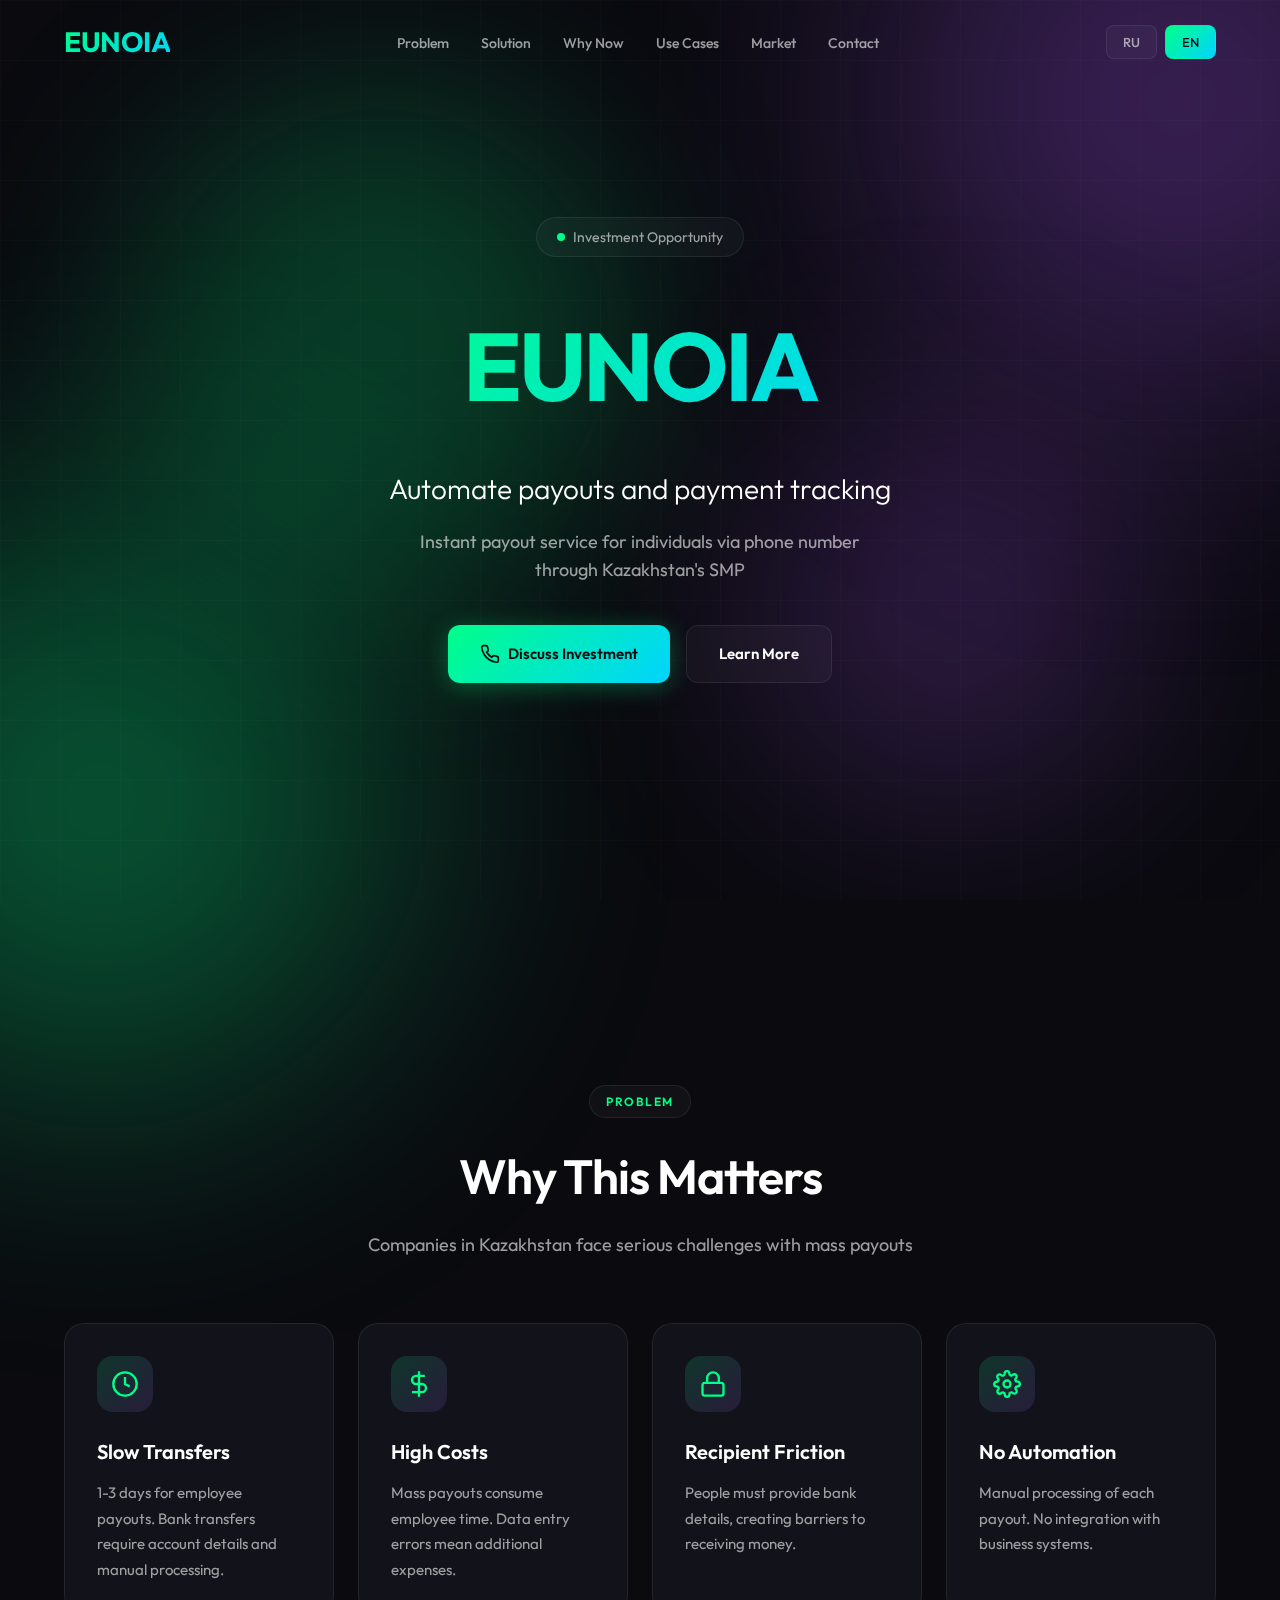
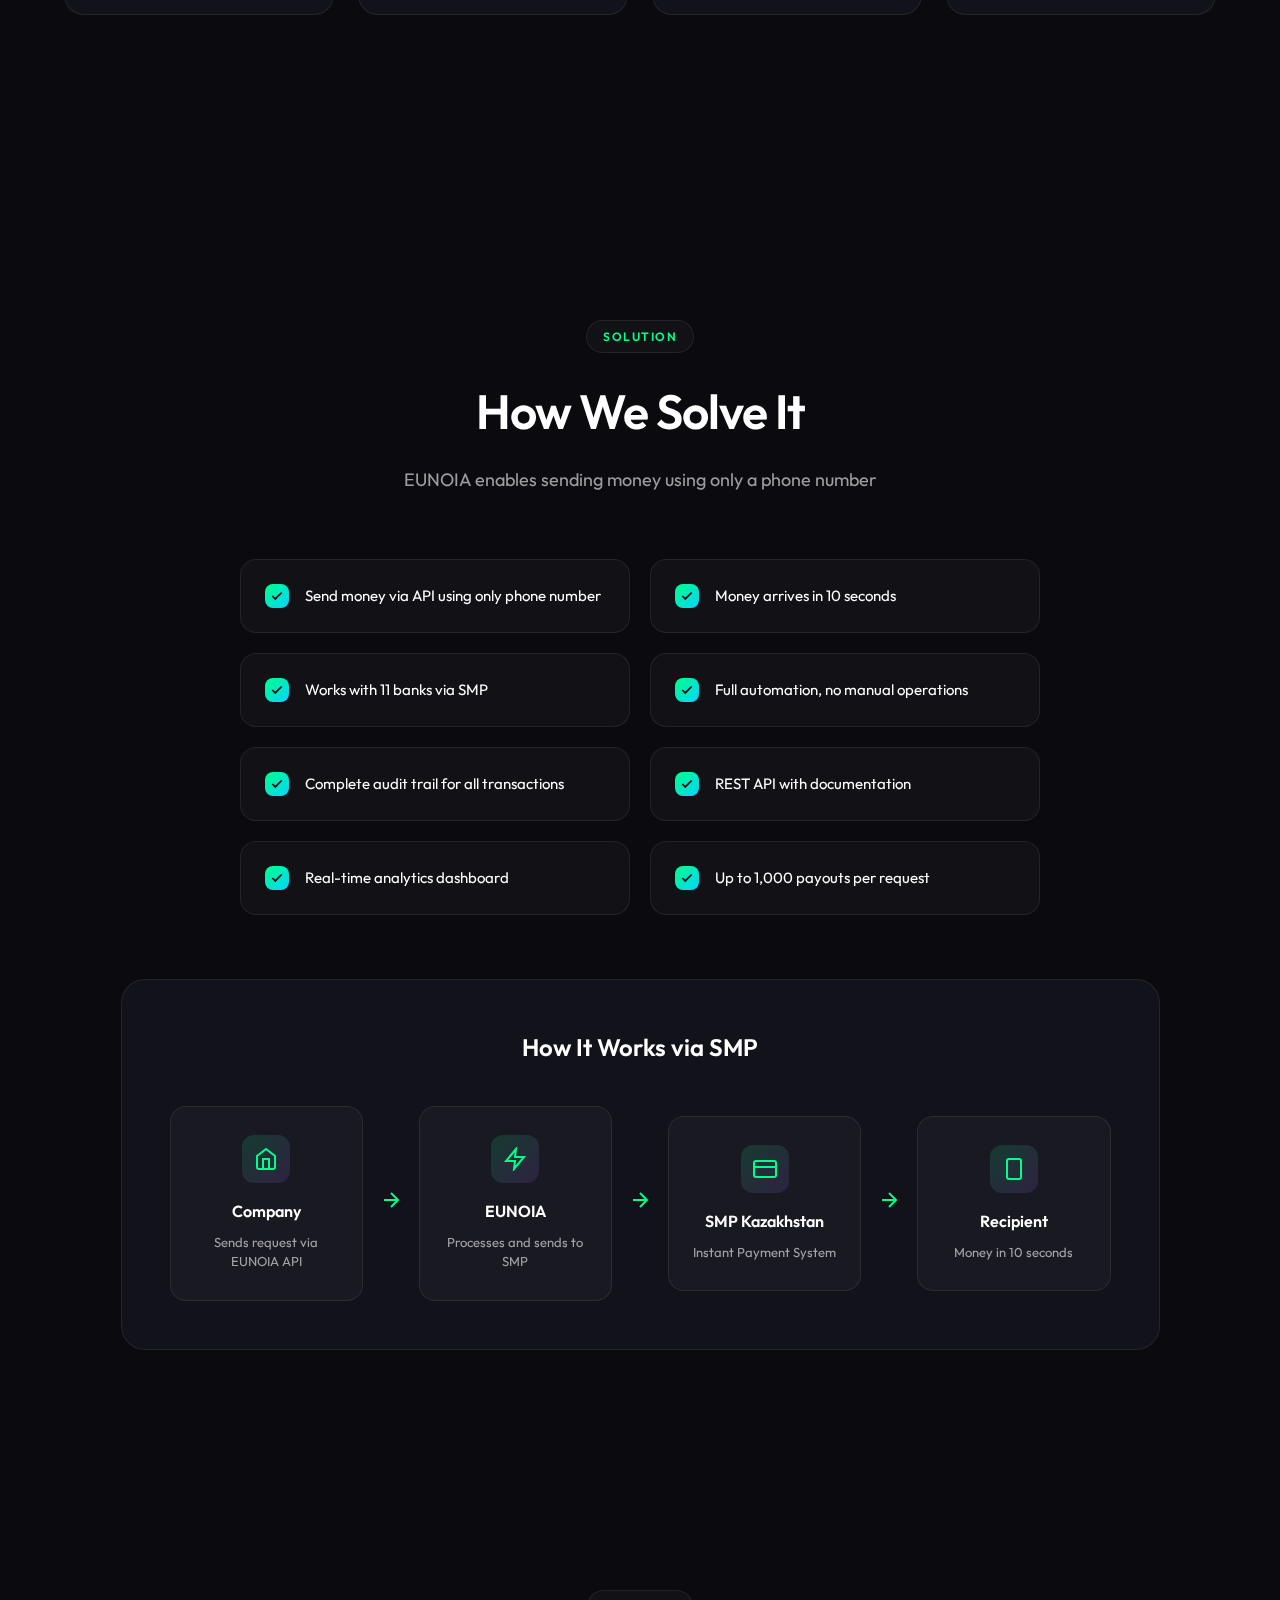
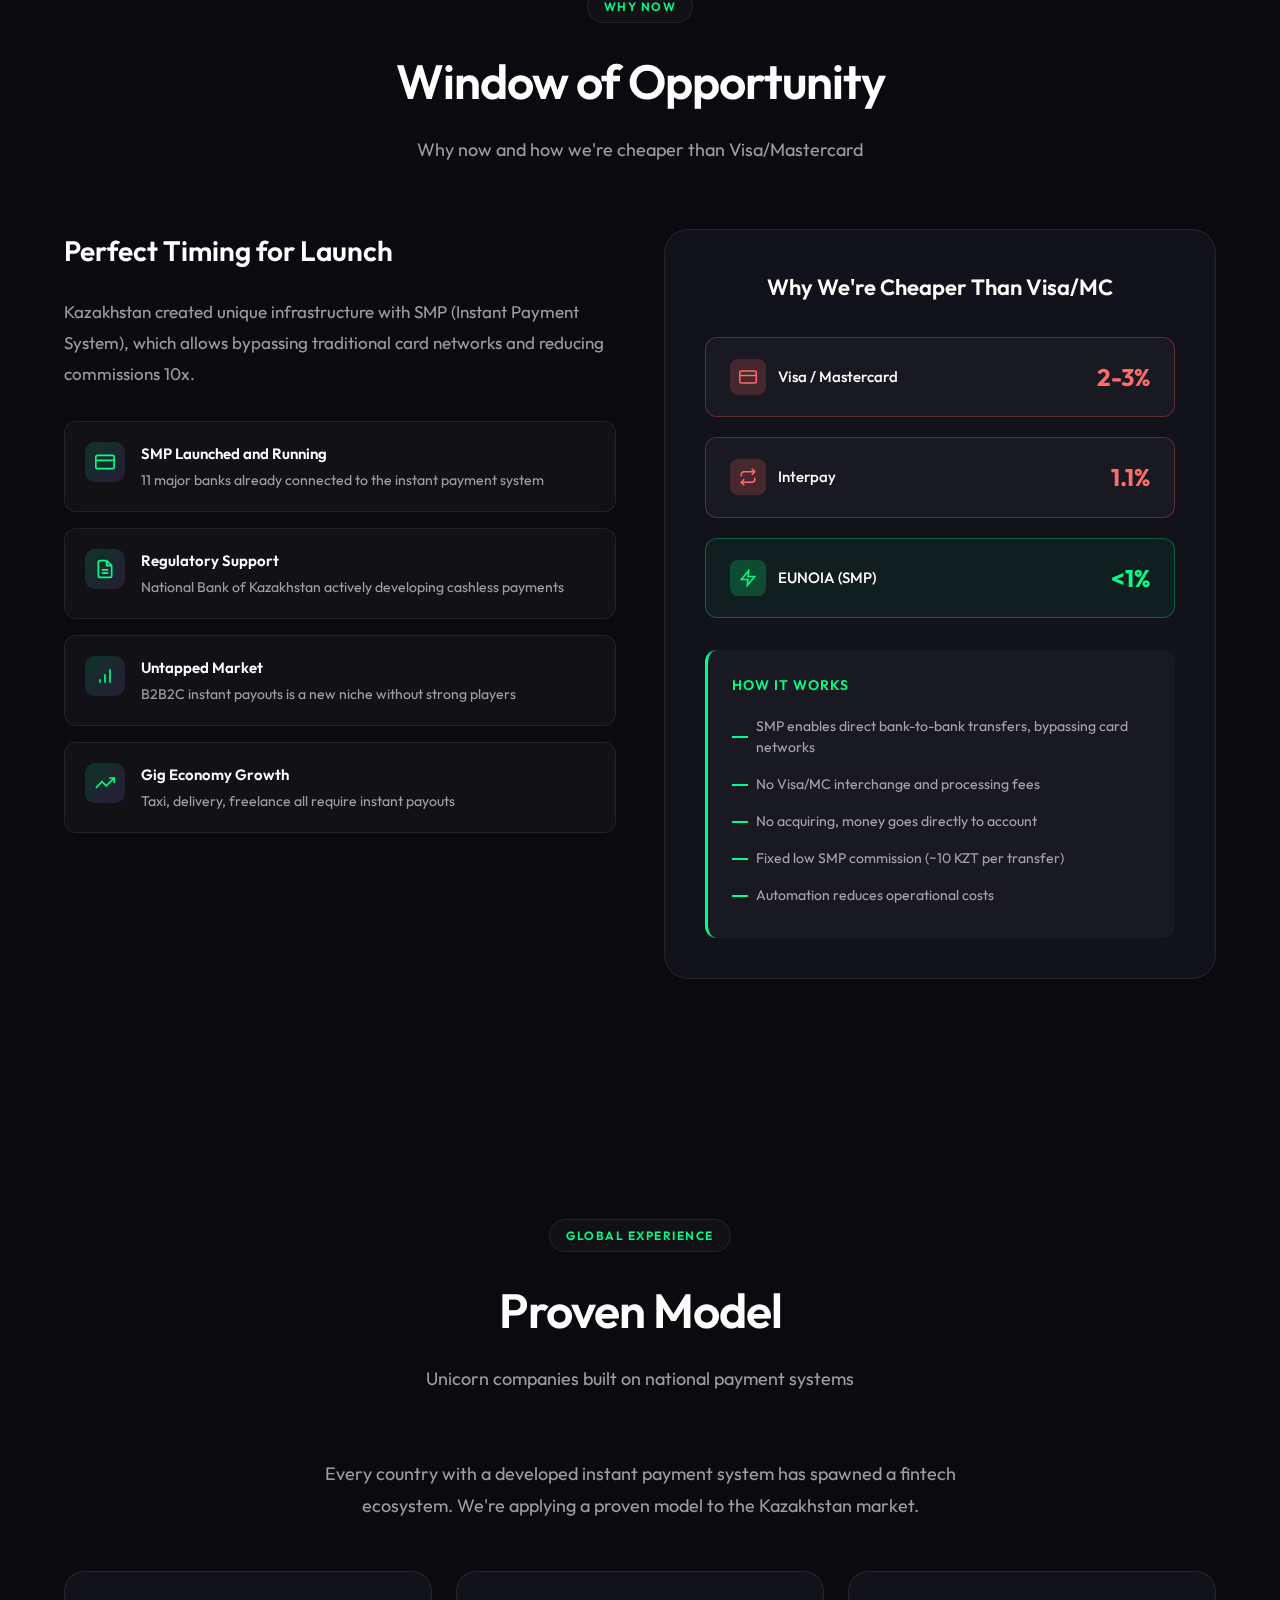
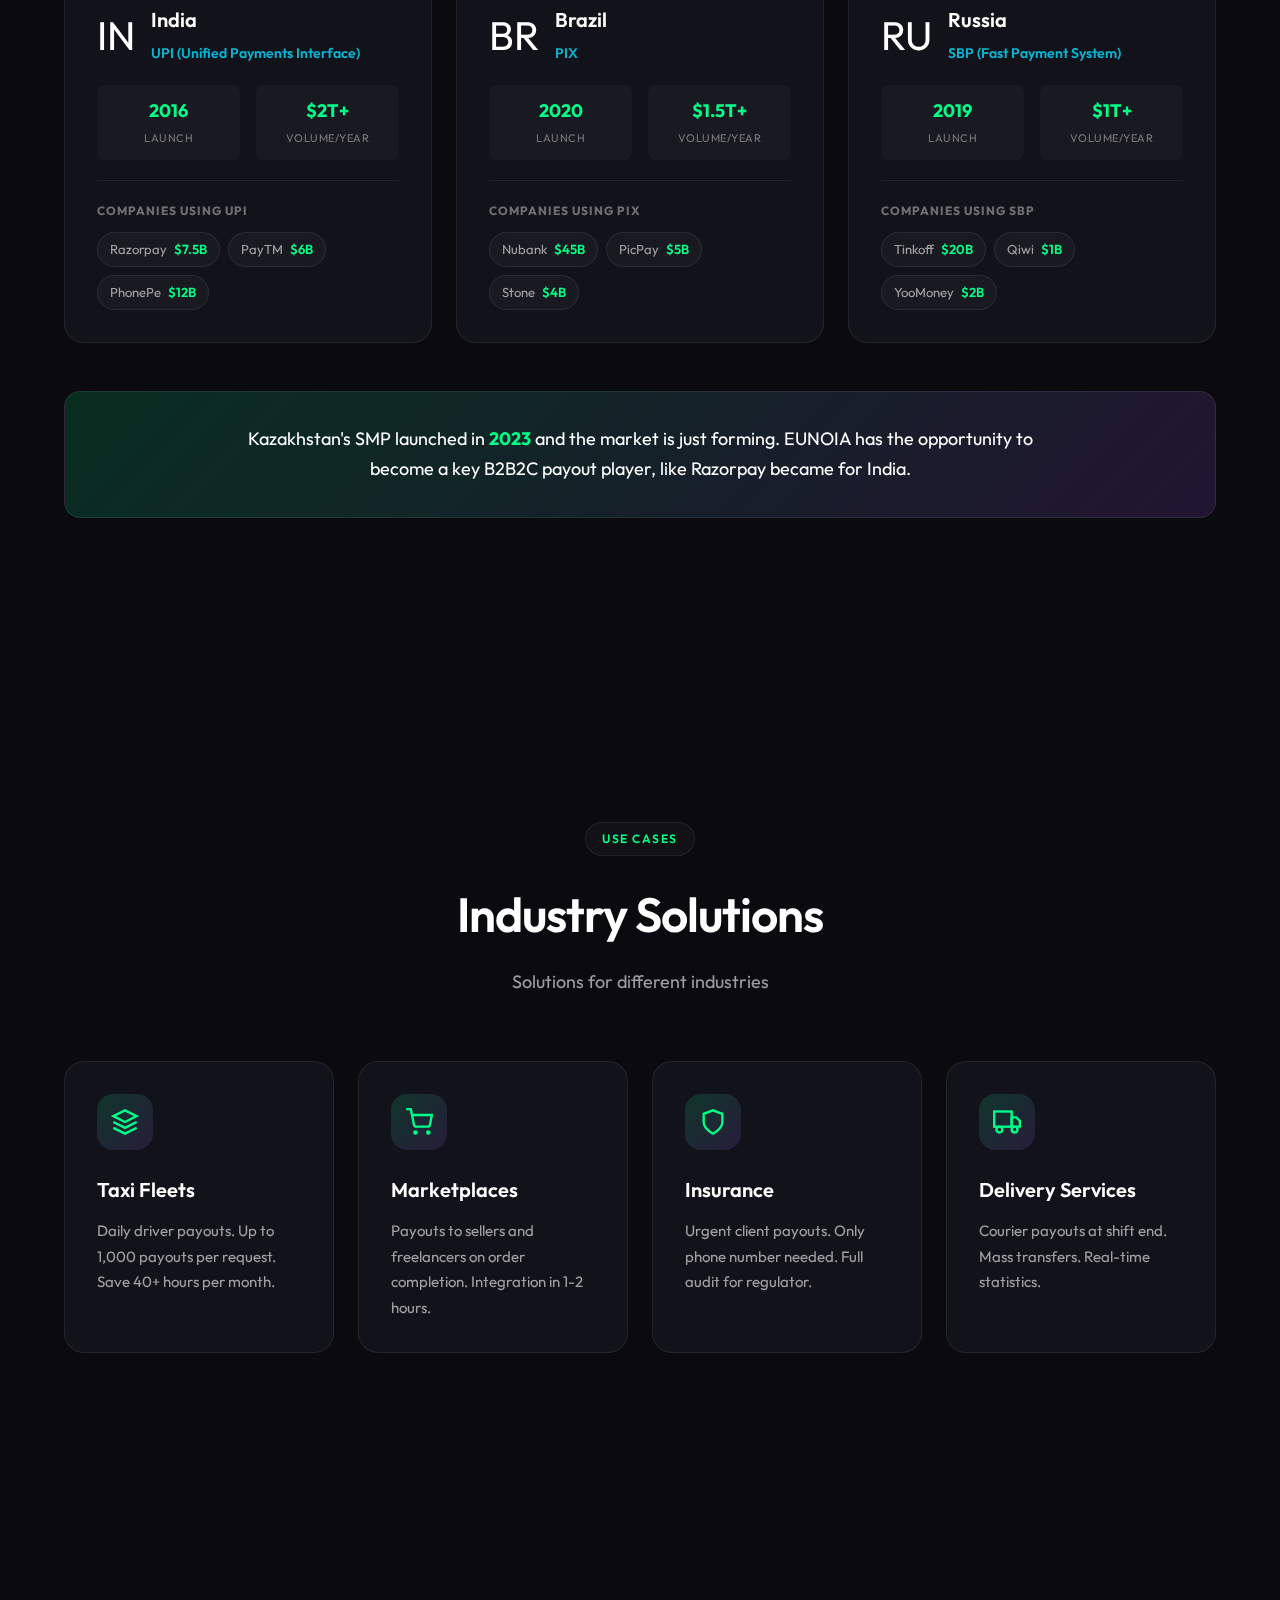
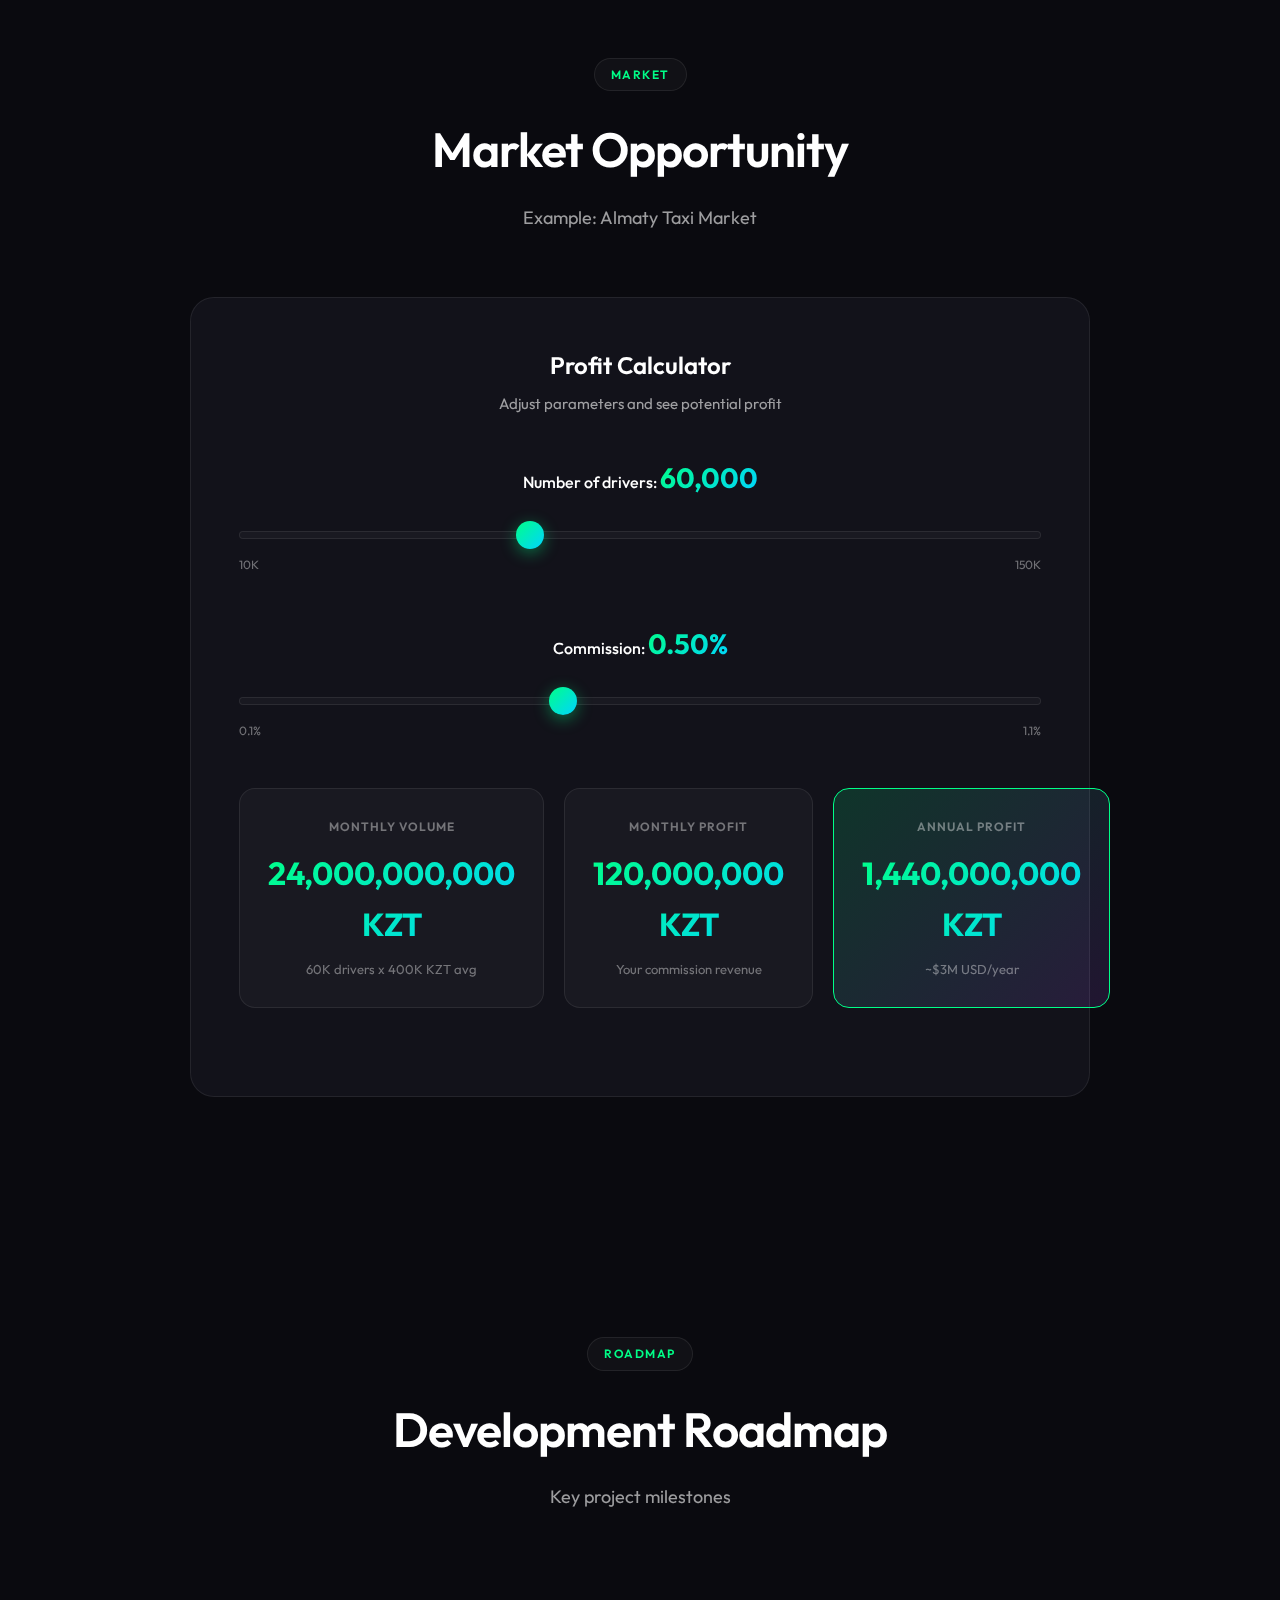
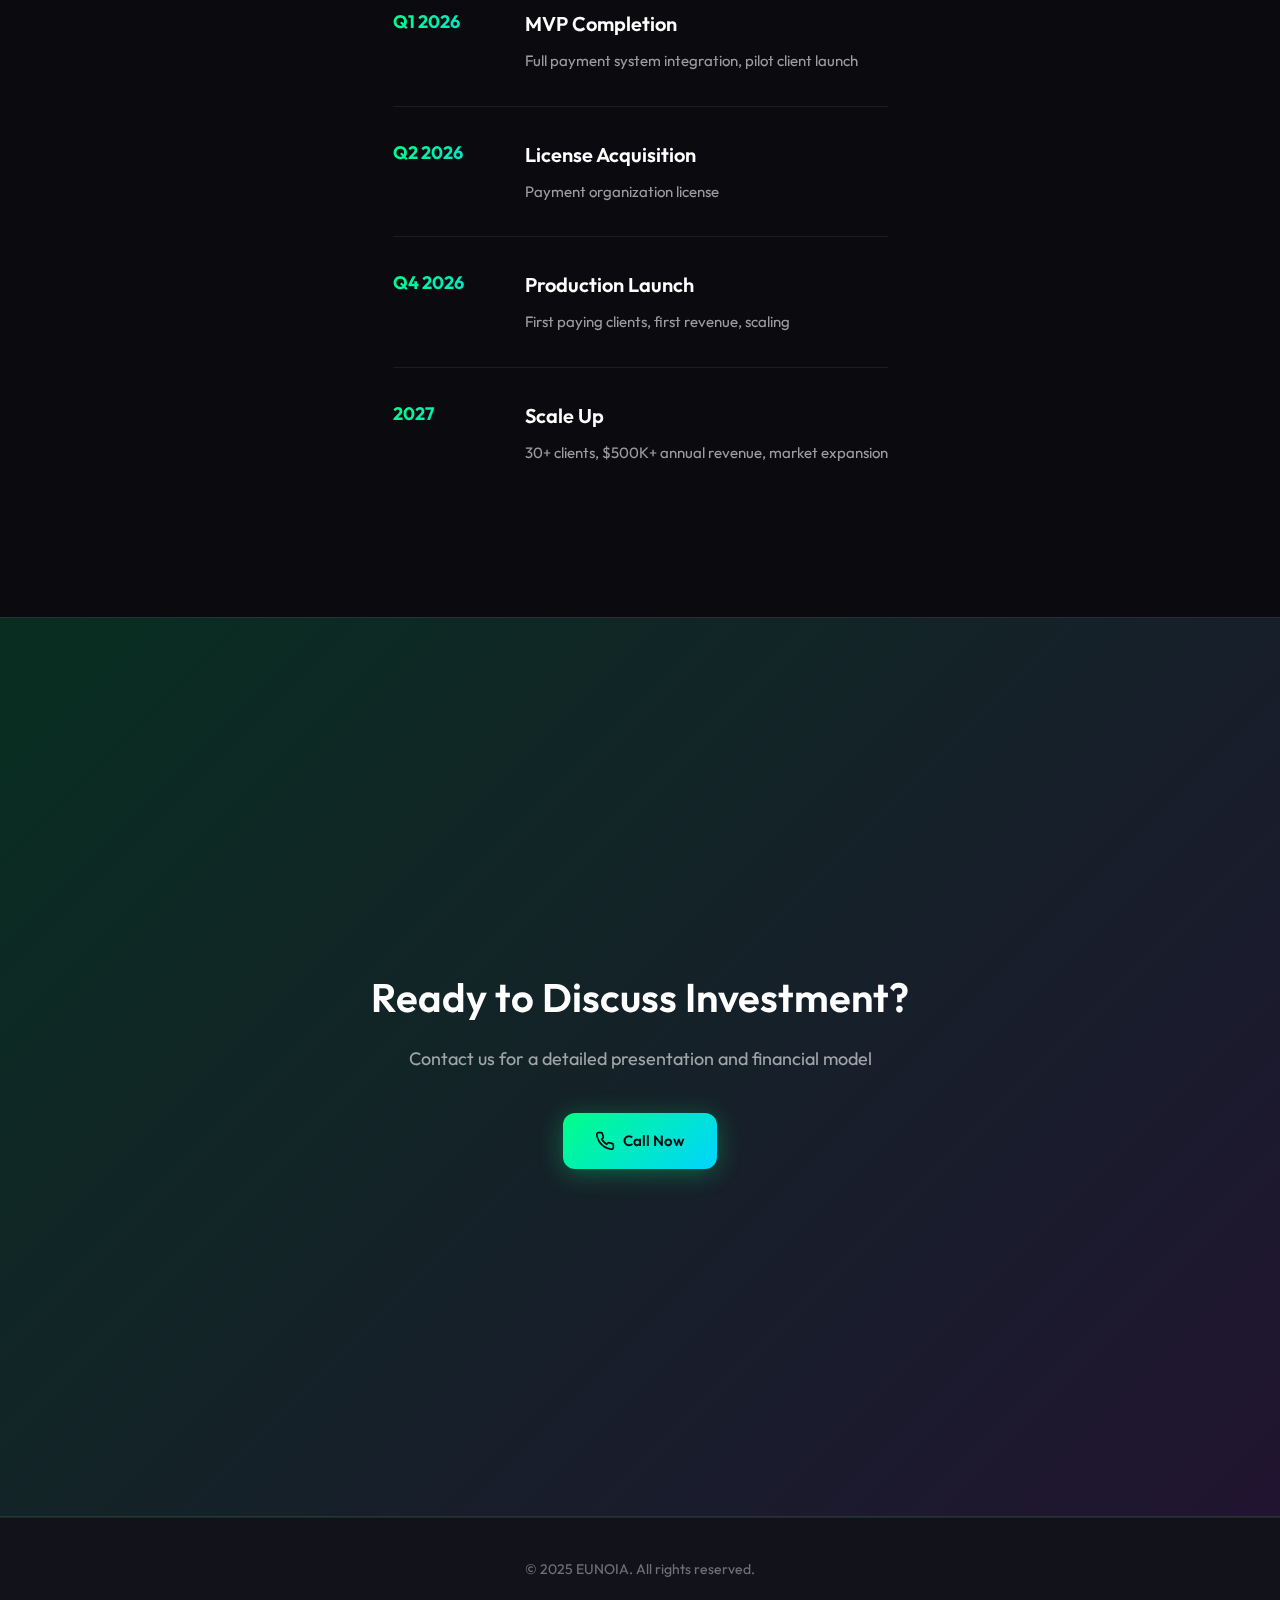
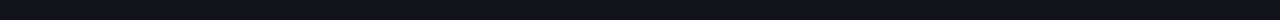
<file: index.html>
<!DOCTYPE html>
<html lang="ru">
<head>
    <!-- Google Analytics -->
    <script async src="https://www.googletagmanager.com/gtag/js?id=G-ZNMX4CYVY7"></script>
    <script>
        window.dataLayer = window.dataLayer || [];
        function gtag(){dataLayer.push(arguments);}
        gtag('js', new Date());
        gtag('config', 'G-ZNMX4CYVY7');
    </script>

    <meta charset="UTF-8">
    <meta name="viewport" content="width=device-width, initial-scale=1.0">
    <title>EUNOIA | Instant Payouts Kazakhstan</title>
    <meta name="description" content="EUNOIA - Instant payout service for businesses in Kazakhstan. API integration, less than 1% commission, payments in 10 seconds.">
    <meta name="keywords" content="instant payments, Kazakhstan, SMP, B2B payouts, API payments, fintech, EUNOIA">
    <meta name="author" content="EUNOIA">
    <meta name="robots" content="index, follow">

    <link rel="canonical" href="https://eunoia.kz/">
    <link rel="alternate" hreflang="ru" href="https://eunoia.kz/">
    <link rel="alternate" hreflang="en" href="https://eunoia.kz/">

    <!-- Open Graph -->
    <meta property="og:type" content="website">
    <meta property="og:url" content="https://eunoia.kz/">
    <meta property="og:title" content="EUNOIA | Instant Payouts Kazakhstan">
    <meta property="og:description" content="Instant payout service for businesses. API integration, less than 1% commission.">
    <meta property="og:site_name" content="EUNOIA">

    <!-- Structured Data -->
    <script type="application/ld+json">
    {
        "@context": "https://schema.org",
        "@type": "FinancialService",
        "name": "EUNOIA",
        "description": "Instant payout service for businesses in Kazakhstan via SMP.",
        "url": "https://eunoia.kz",
        "telephone": "+77752377700",
        "areaServed": {"@type": "Country", "name": "Kazakhstan"},
        "serviceType": ["Instant Payments", "B2B Payouts", "API Integration"]
    }
    </script>

    <!-- Fonts -->
    <link rel="preconnect" href="https://fonts.googleapis.com">
    <link rel="preconnect" href="https://fonts.gstatic.com" crossorigin>
    <link href="https://fonts.googleapis.com/css2?family=Outfit:wght@300;400;500;600;700&display=swap" rel="stylesheet">

    <!-- Styles -->
    <link rel="stylesheet" href="css/styles.css?v=2">
</head>
<body>
    <!-- Background Effects -->
    <div class="bg-grid"></div>
    <div class="bg-glow bg-glow--purple"></div>
    <div class="bg-glow bg-glow--green"></div>

    <!-- Header -->
    <header class="header">
        <div class="container">
            <div class="header__inner">
                <a href="#" class="logo">EUNOIA</a>
                <nav class="nav">
                    <ul class="nav__list">
                        <li><a href="#problem" class="nav__link">Problem</a></li>
                        <li><a href="#solution" class="nav__link">Solution</a></li>
                        <li><a href="#why-now" class="nav__link">Why Now</a></li>
                        <li><a href="#use-cases" class="nav__link">Use Cases</a></li>
                        <li><a href="#rates" class="nav__link">Market</a></li>
                        <li><a href="#contact" class="nav__link">Contact</a></li>
                    </ul>
                    <button class="nav__toggle" aria-label="Toggle menu">
                        <span></span>
                        <span></span>
                        <span></span>
                    </button>
                </nav>
                <div class="lang-switcher">
                    <button class="lang-btn" data-lang="ru">RU</button>
                    <button class="lang-btn lang-btn--active" data-lang="en">EN</button>
                </div>
            </div>
        </div>
    </header>

    <!-- Mobile Menu -->
    <div class="mobile-menu__overlay"></div>
    <div class="mobile-menu">
        <button class="mobile-menu__close" aria-label="Close menu">
            <svg viewBox="0 0 24 24" fill="none" stroke="currentColor" stroke-width="2">
                <path d="M18 6L6 18M6 6l12 12"/>
            </svg>
        </button>
        <ul class="mobile-menu__list">
            <li><a href="#problem" class="mobile-menu__link">Problem</a></li>
            <li><a href="#solution" class="mobile-menu__link">Solution</a></li>
            <li><a href="#why-now" class="mobile-menu__link">Why Now</a></li>
            <li><a href="#use-cases" class="mobile-menu__link">Use Cases</a></li>
            <li><a href="#rates" class="mobile-menu__link">Market</a></li>
            <li><a href="#contact" class="mobile-menu__link">Contact</a></li>
        </ul>
    </div>

    <!-- English Content -->
    <div id="en-content" class="lang-content lang-content--active">

        <!-- Hero Section -->
        <section class="hero section section--visible">
            <div class="hero__visual">
                <div class="hero__orb hero__orb--1"></div>
                <div class="hero__orb hero__orb--2"></div>
            </div>
            <div class="container">
                <div class="hero__content">
                    <div class="hero__badge">
                        <span class="hero__badge-dot"></span>
                        Investment Opportunity
                    </div>
                    <h1 class="hero__title">EUNOIA</h1>
                    <p class="hero__subtitle">Automate payouts and payment tracking</p>
                    <p class="hero__description">Instant payout service for individuals via phone number through Kazakhstan's SMP</p>
                    <div class="hero__cta">
                        <a href="#contact" class="btn btn--primary">
                            <svg class="btn__icon" viewBox="0 0 24 24" fill="none" stroke="currentColor" stroke-width="2">
                                <path d="M22 16.92v3a2 2 0 01-2.18 2 19.79 19.79 0 01-8.63-3.07 19.5 19.5 0 01-6-6 19.79 19.79 0 01-3.07-8.67A2 2 0 014.11 2h3a2 2 0 012 1.72c.127.96.361 1.903.7 2.81a2 2 0 01-.45 2.11L8.09 9.91a16 16 0 006 6l1.27-1.27a2 2 0 012.11-.45c.907.339 1.85.573 2.81.7A2 2 0 0122 16.92z"/>
                            </svg>
                            Discuss Investment
                        </a>
                        <a href="#solution" class="btn btn--secondary">Learn More</a>
                    </div>
                </div>
            </div>
        </section>

        <!-- Problem Section -->
        <section id="problem" class="section">
            <div class="container">
                <div class="section-header">
                    <span class="section-tag">Problem</span>
                    <h2 class="section-title">Why This Matters</h2>
                    <p class="section-subtitle">Companies in Kazakhstan face serious challenges with mass payouts</p>
                </div>
                <div class="grid grid--4">
                    <div class="card">
                        <div class="card__icon">
                            <svg viewBox="0 0 24 24" fill="none" stroke="currentColor" stroke-width="2">
                                <circle cx="12" cy="12" r="10"/>
                                <polyline points="12 6 12 12 16 14"/>
                            </svg>
                        </div>
                        <h3 class="card__title">Slow Transfers</h3>
                        <p class="card__text">1-3 days for employee payouts. Bank transfers require account details and manual processing.</p>
                    </div>
                    <div class="card">
                        <div class="card__icon">
                            <svg viewBox="0 0 24 24" fill="none" stroke="currentColor" stroke-width="2">
                                <path d="M12 1v22M17 5H9.5a3.5 3.5 0 000 7h5a3.5 3.5 0 010 7H6"/>
                            </svg>
                        </div>
                        <h3 class="card__title">High Costs</h3>
                        <p class="card__text">Mass payouts consume employee time. Data entry errors mean additional expenses.</p>
                    </div>
                    <div class="card">
                        <div class="card__icon">
                            <svg viewBox="0 0 24 24" fill="none" stroke="currentColor" stroke-width="2">
                                <rect x="3" y="11" width="18" height="11" rx="2" ry="2"/>
                                <path d="M7 11V7a5 5 0 0110 0v4"/>
                            </svg>
                        </div>
                        <h3 class="card__title">Recipient Friction</h3>
                        <p class="card__text">People must provide bank details, creating barriers to receiving money.</p>
                    </div>
                    <div class="card">
                        <div class="card__icon">
                            <svg viewBox="0 0 24 24" fill="none" stroke="currentColor" stroke-width="2">
                                <circle cx="12" cy="12" r="3"/>
                                <path d="M19.4 15a1.65 1.65 0 00.33 1.82l.06.06a2 2 0 010 2.83 2 2 0 01-2.83 0l-.06-.06a1.65 1.65 0 00-1.82-.33 1.65 1.65 0 00-1 1.51V21a2 2 0 01-2 2 2 2 0 01-2-2v-.09A1.65 1.65 0 009 19.4a1.65 1.65 0 00-1.82.33l-.06.06a2 2 0 01-2.83 0 2 2 0 010-2.83l.06-.06a1.65 1.65 0 00.33-1.82 1.65 1.65 0 00-1.51-1H3a2 2 0 01-2-2 2 2 0 012-2h.09A1.65 1.65 0 004.6 9a1.65 1.65 0 00-.33-1.82l-.06-.06a2 2 0 010-2.83 2 2 0 012.83 0l.06.06a1.65 1.65 0 001.82.33H9a1.65 1.65 0 001-1.51V3a2 2 0 012-2 2 2 0 012 2v.09a1.65 1.65 0 001 1.51 1.65 1.65 0 001.82-.33l.06-.06a2 2 0 012.83 0 2 2 0 010 2.83l-.06.06a1.65 1.65 0 00-.33 1.82V9a1.65 1.65 0 001.51 1H21a2 2 0 012 2 2 2 0 01-2 2h-.09a1.65 1.65 0 00-1.51 1z"/>
                            </svg>
                        </div>
                        <h3 class="card__title">No Automation</h3>
                        <p class="card__text">Manual processing of each payout. No integration with business systems.</p>
                    </div>
                </div>
            </div>
        </section>

        <!-- Solution Section -->
        <section id="solution" class="section">
            <div class="container">
                <div class="section-header">
                    <span class="section-tag">Solution</span>
                    <h2 class="section-title">How We Solve It</h2>
                    <p class="section-subtitle">EUNOIA enables sending money using only a phone number</p>
                </div>

                <div class="features">
                    <div class="feature">
                        <span class="feature__check">
                            <svg viewBox="0 0 24 24" fill="none" stroke="currentColor" stroke-width="3">
                                <polyline points="20 6 9 17 4 12"/>
                            </svg>
                        </span>
                        <span class="feature__text">Send money via API using only phone number</span>
                    </div>
                    <div class="feature">
                        <span class="feature__check">
                            <svg viewBox="0 0 24 24" fill="none" stroke="currentColor" stroke-width="3">
                                <polyline points="20 6 9 17 4 12"/>
                            </svg>
                        </span>
                        <span class="feature__text">Money arrives in 10 seconds</span>
                    </div>
                    <div class="feature">
                        <span class="feature__check">
                            <svg viewBox="0 0 24 24" fill="none" stroke="currentColor" stroke-width="3">
                                <polyline points="20 6 9 17 4 12"/>
                            </svg>
                        </span>
                        <span class="feature__text">Works with 11 banks via SMP</span>
                    </div>
                    <div class="feature">
                        <span class="feature__check">
                            <svg viewBox="0 0 24 24" fill="none" stroke="currentColor" stroke-width="3">
                                <polyline points="20 6 9 17 4 12"/>
                            </svg>
                        </span>
                        <span class="feature__text">Full automation, no manual operations</span>
                    </div>
                    <div class="feature">
                        <span class="feature__check">
                            <svg viewBox="0 0 24 24" fill="none" stroke="currentColor" stroke-width="3">
                                <polyline points="20 6 9 17 4 12"/>
                            </svg>
                        </span>
                        <span class="feature__text">Complete audit trail for all transactions</span>
                    </div>
                    <div class="feature">
                        <span class="feature__check">
                            <svg viewBox="0 0 24 24" fill="none" stroke="currentColor" stroke-width="3">
                                <polyline points="20 6 9 17 4 12"/>
                            </svg>
                        </span>
                        <span class="feature__text">REST API with documentation</span>
                    </div>
                    <div class="feature">
                        <span class="feature__check">
                            <svg viewBox="0 0 24 24" fill="none" stroke="currentColor" stroke-width="3">
                                <polyline points="20 6 9 17 4 12"/>
                            </svg>
                        </span>
                        <span class="feature__text">Real-time analytics dashboard</span>
                    </div>
                    <div class="feature">
                        <span class="feature__check">
                            <svg viewBox="0 0 24 24" fill="none" stroke="currentColor" stroke-width="3">
                                <polyline points="20 6 9 17 4 12"/>
                            </svg>
                        </span>
                        <span class="feature__text">Up to 1,000 payouts per request</span>
                    </div>
                </div>

                <div class="schema">
                    <h3 class="schema__title">How It Works via SMP</h3>
                    <div class="schema__flow">
                        <div class="schema__step">
                            <div class="schema__step-icon">
                                <svg viewBox="0 0 24 24" fill="none" stroke="currentColor" stroke-width="2">
                                    <path d="M3 9l9-7 9 7v11a2 2 0 01-2 2H5a2 2 0 01-2-2z"/>
                                    <polyline points="9 22 9 12 15 12 15 22"/>
                                </svg>
                            </div>
                            <h4>Company</h4>
                            <p>Sends request via EUNOIA API</p>
                        </div>
                        <div class="schema__arrow">
                            <svg viewBox="0 0 24 24" fill="none" stroke="currentColor" stroke-width="2">
                                <line x1="5" y1="12" x2="19" y2="12"/>
                                <polyline points="12 5 19 12 12 19"/>
                            </svg>
                        </div>
                        <div class="schema__step">
                            <div class="schema__step-icon">
                                <svg viewBox="0 0 24 24" fill="none" stroke="currentColor" stroke-width="2">
                                    <polygon points="13 2 3 14 12 14 11 22 21 10 12 10 13 2"/>
                                </svg>
                            </div>
                            <h4>EUNOIA</h4>
                            <p>Processes and sends to SMP</p>
                        </div>
                        <div class="schema__arrow">
                            <svg viewBox="0 0 24 24" fill="none" stroke="currentColor" stroke-width="2">
                                <line x1="5" y1="12" x2="19" y2="12"/>
                                <polyline points="12 5 19 12 12 19"/>
                            </svg>
                        </div>
                        <div class="schema__step">
                            <div class="schema__step-icon">
                                <svg viewBox="0 0 24 24" fill="none" stroke="currentColor" stroke-width="2">
                                    <rect x="1" y="4" width="22" height="16" rx="2" ry="2"/>
                                    <line x1="1" y1="10" x2="23" y2="10"/>
                                </svg>
                            </div>
                            <h4>SMP Kazakhstan</h4>
                            <p>Instant Payment System</p>
                        </div>
                        <div class="schema__arrow">
                            <svg viewBox="0 0 24 24" fill="none" stroke="currentColor" stroke-width="2">
                                <line x1="5" y1="12" x2="19" y2="12"/>
                                <polyline points="12 5 19 12 12 19"/>
                            </svg>
                        </div>
                        <div class="schema__step">
                            <div class="schema__step-icon">
                                <svg viewBox="0 0 24 24" fill="none" stroke="currentColor" stroke-width="2">
                                    <rect x="5" y="2" width="14" height="20" rx="2" ry="2"/>
                                    <line x1="12" y1="18" x2="12.01" y2="18"/>
                                </svg>
                            </div>
                            <h4>Recipient</h4>
                            <p>Money in 10 seconds</p>
                        </div>
                    </div>
                </div>
            </div>
        </section>

        <!-- Why Now Section -->
        <section id="why-now" class="section">
            <div class="container">
                <div class="section-header">
                    <span class="section-tag">Why Now</span>
                    <h2 class="section-title">Window of Opportunity</h2>
                    <p class="section-subtitle">Why now and how we're cheaper than Visa/Mastercard</p>
                </div>
                <div class="why-now__grid">
                    <div class="why-now__left">
                        <h3>Perfect Timing for Launch</h3>
                        <p>Kazakhstan created unique infrastructure with SMP (Instant Payment System), which allows bypassing traditional card networks and reducing commissions 10x.</p>
                        <div class="timing-list">
                            <div class="timing-item">
                                <div class="timing-item__icon">
                                    <svg viewBox="0 0 24 24" fill="none" stroke="currentColor" stroke-width="2">
                                        <rect x="1" y="4" width="22" height="16" rx="2" ry="2"/>
                                        <line x1="1" y1="10" x2="23" y2="10"/>
                                    </svg>
                                </div>
                                <div>
                                    <h4>SMP Launched and Running</h4>
                                    <p>11 major banks already connected to the instant payment system</p>
                                </div>
                            </div>
                            <div class="timing-item">
                                <div class="timing-item__icon">
                                    <svg viewBox="0 0 24 24" fill="none" stroke="currentColor" stroke-width="2">
                                        <path d="M14 2H6a2 2 0 00-2 2v16a2 2 0 002 2h12a2 2 0 002-2V8z"/>
                                        <polyline points="14 2 14 8 20 8"/>
                                        <line x1="16" y1="13" x2="8" y2="13"/>
                                        <line x1="16" y1="17" x2="8" y2="17"/>
                                    </svg>
                                </div>
                                <div>
                                    <h4>Regulatory Support</h4>
                                    <p>National Bank of Kazakhstan actively developing cashless payments</p>
                                </div>
                            </div>
                            <div class="timing-item">
                                <div class="timing-item__icon">
                                    <svg viewBox="0 0 24 24" fill="none" stroke="currentColor" stroke-width="2">
                                        <line x1="12" y1="20" x2="12" y2="10"/>
                                        <line x1="18" y1="20" x2="18" y2="4"/>
                                        <line x1="6" y1="20" x2="6" y2="16"/>
                                    </svg>
                                </div>
                                <div>
                                    <h4>Untapped Market</h4>
                                    <p>B2B2C instant payouts is a new niche without strong players</p>
                                </div>
                            </div>
                            <div class="timing-item">
                                <div class="timing-item__icon">
                                    <svg viewBox="0 0 24 24" fill="none" stroke="currentColor" stroke-width="2">
                                        <polyline points="23 6 13.5 15.5 8.5 10.5 1 18"/>
                                        <polyline points="17 6 23 6 23 12"/>
                                    </svg>
                                </div>
                                <div>
                                    <h4>Gig Economy Growth</h4>
                                    <p>Taxi, delivery, freelance all require instant payouts</p>
                                </div>
                            </div>
                        </div>
                    </div>
                    <div class="cost-comparison">
                        <h3>Why We're Cheaper Than Visa/MC</h3>
                        <div class="cost-list">
                            <div class="cost-item cost-item--competitor">
                                <div class="cost-item__label">
                                    <div class="cost-item__icon">
                                        <svg viewBox="0 0 24 24" fill="none" stroke="currentColor" stroke-width="2">
                                            <rect x="1" y="4" width="22" height="16" rx="2" ry="2"/>
                                            <line x1="1" y1="10" x2="23" y2="10"/>
                                        </svg>
                                    </div>
                                    <span class="cost-item__name">Visa / Mastercard</span>
                                </div>
                                <div class="cost-item__value">2-3%</div>
                            </div>
                            <div class="cost-item cost-item--competitor">
                                <div class="cost-item__label">
                                    <div class="cost-item__icon">
                                        <svg viewBox="0 0 24 24" fill="none" stroke="currentColor" stroke-width="2">
                                            <polyline points="17 1 21 5 17 9"/>
                                            <path d="M3 11V9a4 4 0 014-4h14"/>
                                            <polyline points="7 23 3 19 7 15"/>
                                            <path d="M21 13v2a4 4 0 01-4 4H3"/>
                                        </svg>
                                    </div>
                                    <span class="cost-item__name">Interpay</span>
                                </div>
                                <div class="cost-item__value">1.1%</div>
                            </div>
                            <div class="cost-item cost-item--eunoia">
                                <div class="cost-item__label">
                                    <div class="cost-item__icon">
                                        <svg viewBox="0 0 24 24" fill="none" stroke="currentColor" stroke-width="2">
                                            <polygon points="13 2 3 14 12 14 11 22 21 10 12 10 13 2"/>
                                        </svg>
                                    </div>
                                    <span class="cost-item__name">EUNOIA (SMP)</span>
                                </div>
                                <div class="cost-item__value">&lt;1%</div>
                            </div>
                        </div>
                        <div class="cost-explanation">
                            <h4>How It Works</h4>
                            <ul>
                                <li>SMP enables direct bank-to-bank transfers, bypassing card networks</li>
                                <li>No Visa/MC interchange and processing fees</li>
                                <li>No acquiring, money goes directly to account</li>
                                <li>Fixed low SMP commission (~10 KZT per transfer)</li>
                                <li>Automation reduces operational costs</li>
                            </ul>
                        </div>
                    </div>
                </div>
            </div>
        </section>

        <!-- Global Systems Section -->
        <section id="global-systems" class="section">
            <div class="container">
                <div class="section-header">
                    <span class="section-tag">Global Experience</span>
                    <h2 class="section-title">Proven Model</h2>
                    <p class="section-subtitle">Unicorn companies built on national payment systems</p>
                </div>
                <p class="systems-intro">Every country with a developed instant payment system has spawned a fintech ecosystem. We're applying a proven model to the Kazakhstan market.</p>

                <div class="grid grid--3">
                    <div class="system-card system-card--india">
                        <div class="system-card__header">
                            <span class="system-card__flag">IN</span>
                            <div class="system-card__info">
                                <h3>India</h3>
                                <span class="system-card__name">UPI (Unified Payments Interface)</span>
                            </div>
                        </div>
                        <div class="system-card__stats">
                            <div class="system-stat">
                                <div class="system-stat__value">2016</div>
                                <div class="system-stat__label">Launch</div>
                            </div>
                            <div class="system-stat">
                                <div class="system-stat__value">$2T+</div>
                                <div class="system-stat__label">Volume/year</div>
                            </div>
                        </div>
                        <div class="system-card__companies">
                            <h4>Companies using UPI</h4>
                            <div class="company-tags">
                                <span class="company-tag">Razorpay <span class="company-tag__valuation">$7.5B</span></span>
                                <span class="company-tag">PayTM <span class="company-tag__valuation">$6B</span></span>
                                <span class="company-tag">PhonePe <span class="company-tag__valuation">$12B</span></span>
                            </div>
                        </div>
                    </div>

                    <div class="system-card system-card--brazil">
                        <div class="system-card__header">
                            <span class="system-card__flag">BR</span>
                            <div class="system-card__info">
                                <h3>Brazil</h3>
                                <span class="system-card__name">PIX</span>
                            </div>
                        </div>
                        <div class="system-card__stats">
                            <div class="system-stat">
                                <div class="system-stat__value">2020</div>
                                <div class="system-stat__label">Launch</div>
                            </div>
                            <div class="system-stat">
                                <div class="system-stat__value">$1.5T+</div>
                                <div class="system-stat__label">Volume/year</div>
                            </div>
                        </div>
                        <div class="system-card__companies">
                            <h4>Companies using PIX</h4>
                            <div class="company-tags">
                                <span class="company-tag">Nubank <span class="company-tag__valuation">$45B</span></span>
                                <span class="company-tag">PicPay <span class="company-tag__valuation">$5B</span></span>
                                <span class="company-tag">Stone <span class="company-tag__valuation">$4B</span></span>
                            </div>
                        </div>
                    </div>

                    <div class="system-card system-card--russia">
                        <div class="system-card__header">
                            <span class="system-card__flag">RU</span>
                            <div class="system-card__info">
                                <h3>Russia</h3>
                                <span class="system-card__name">SBP (Fast Payment System)</span>
                            </div>
                        </div>
                        <div class="system-card__stats">
                            <div class="system-stat">
                                <div class="system-stat__value">2019</div>
                                <div class="system-stat__label">Launch</div>
                            </div>
                            <div class="system-stat">
                                <div class="system-stat__value">$1T+</div>
                                <div class="system-stat__label">Volume/year</div>
                            </div>
                        </div>
                        <div class="system-card__companies">
                            <h4>Companies using SBP</h4>
                            <div class="company-tags">
                                <span class="company-tag">Tinkoff <span class="company-tag__valuation">$20B</span></span>
                                <span class="company-tag">Qiwi <span class="company-tag__valuation">$1B</span></span>
                                <span class="company-tag">YooMoney <span class="company-tag__valuation">$2B</span></span>
                            </div>
                        </div>
                    </div>
                </div>

                <div class="systems-conclusion">
                    <p>Kazakhstan's SMP launched in <strong>2023</strong> and the market is just forming. EUNOIA has the opportunity to become a key B2B2C payout player, like Razorpay became for India.</p>
                </div>
            </div>
        </section>

        <!-- Use Cases Section -->
        <section id="use-cases" class="section">
            <div class="container">
                <div class="section-header">
                    <span class="section-tag">Use Cases</span>
                    <h2 class="section-title">Industry Solutions</h2>
                    <p class="section-subtitle">Solutions for different industries</p>
                </div>
                <div class="grid grid--4">
                    <div class="card">
                        <div class="card__icon">
                            <svg viewBox="0 0 24 24" fill="none" stroke="currentColor" stroke-width="2">
                                <path d="M12 2L2 7l10 5 10-5-10-5z"/>
                                <path d="M2 17l10 5 10-5"/>
                                <path d="M2 12l10 5 10-5"/>
                            </svg>
                        </div>
                        <h3 class="card__title">Taxi Fleets</h3>
                        <p class="card__text">Daily driver payouts. Up to 1,000 payouts per request. Save 40+ hours per month.</p>
                    </div>
                    <div class="card">
                        <div class="card__icon">
                            <svg viewBox="0 0 24 24" fill="none" stroke="currentColor" stroke-width="2">
                                <circle cx="9" cy="21" r="1"/>
                                <circle cx="20" cy="21" r="1"/>
                                <path d="M1 1h4l2.68 13.39a2 2 0 002 1.61h9.72a2 2 0 002-1.61L23 6H6"/>
                            </svg>
                        </div>
                        <h3 class="card__title">Marketplaces</h3>
                        <p class="card__text">Payouts to sellers and freelancers on order completion. Integration in 1-2 hours.</p>
                    </div>
                    <div class="card">
                        <div class="card__icon">
                            <svg viewBox="0 0 24 24" fill="none" stroke="currentColor" stroke-width="2">
                                <path d="M12 22s8-4 8-10V5l-8-3-8 3v7c0 6 8 10 8 10z"/>
                            </svg>
                        </div>
                        <h3 class="card__title">Insurance</h3>
                        <p class="card__text">Urgent client payouts. Only phone number needed. Full audit for regulator.</p>
                    </div>
                    <div class="card">
                        <div class="card__icon">
                            <svg viewBox="0 0 24 24" fill="none" stroke="currentColor" stroke-width="2">
                                <rect x="1" y="3" width="15" height="13"/>
                                <polygon points="16 8 20 8 23 11 23 16 16 16 16 8"/>
                                <circle cx="5.5" cy="18.5" r="2.5"/>
                                <circle cx="18.5" cy="18.5" r="2.5"/>
                            </svg>
                        </div>
                        <h3 class="card__title">Delivery Services</h3>
                        <p class="card__text">Courier payouts at shift end. Mass transfers. Real-time statistics.</p>
                    </div>
                </div>
            </div>
        </section>

        <!-- Market Section -->
        <section id="rates" class="section">
            <div class="container">
                <div class="section-header">
                    <span class="section-tag">Market</span>
                    <h2 class="section-title">Market Opportunity</h2>
                    <p class="section-subtitle">Example: Almaty Taxi Market</p>
                </div>
                <div class="calculator">
                    <h3 class="calculator__title">Profit Calculator</h3>
                    <p class="calculator__subtitle">Adjust parameters and see potential profit</p>

                    <div class="slider-container">
                        <label class="slider-label">
                            Number of drivers: <span id="drivers-value">60,000</span>
                        </label>
                        <input type="range" id="drivers-slider" min="10000" max="150000" step="5000" value="60000" class="slider">
                        <div class="slider-marks">
                            <span>10K</span>
                            <span>150K</span>
                        </div>
                    </div>

                    <div class="slider-container">
                        <label class="slider-label">
                            Commission: <span id="commission-value">&lt;1%</span>
                        </label>
                        <input type="range" id="commission-slider" min="0.1" max="1.1" step="0.01" value="0.5" class="slider">
                        <div class="slider-marks">
                            <span>0.1%</span>
                            <span>1.1%</span>
                        </div>
                    </div>

                    <div class="profit-results">
                        <div class="profit-card">
                            <div class="profit-card__label">Monthly Volume</div>
                            <div class="profit-card__value" id="monthly-volume">24B KZT</div>
                            <div class="profit-card__note" id="volume-note">60K drivers x 400K KZT avg</div>
                        </div>
                        <div class="profit-card">
                            <div class="profit-card__label">Monthly Profit</div>
                            <div class="profit-card__value" id="monthly-profit">120M KZT</div>
                            <div class="profit-card__note">Your commission revenue</div>
                        </div>
                        <div class="profit-card profit-card--highlight">
                            <div class="profit-card__label">Annual Profit</div>
                            <div class="profit-card__value" id="annual-profit">1.44B KZT</div>
                            <div class="profit-card__note">~$3M USD/year</div>
                        </div>
                    </div>

                </div>
            </div>
        </section>

        <!-- Timeline Section -->
        <section id="timeline" class="section">
            <div class="container">
                <div class="section-header">
                    <span class="section-tag">Roadmap</span>
                    <h2 class="section-title">Development Roadmap</h2>
                    <p class="section-subtitle">Key project milestones</p>
                </div>
                <div class="timeline">
                    <div class="timeline__item">
                        <div class="timeline__date">Q1 2026</div>
                        <div class="timeline__content">
                            <h3>MVP Completion</h3>
                            <p>Full payment system integration, pilot client launch</p>
                        </div>
                    </div>
                    <div class="timeline__item">
                        <div class="timeline__date">Q2 2026</div>
                        <div class="timeline__content">
                            <h3>License Acquisition</h3>
                            <p>Payment organization license</p>
                        </div>
                    </div>
                    <div class="timeline__item">
                        <div class="timeline__date">Q4 2026</div>
                        <div class="timeline__content">
                            <h3>Production Launch</h3>
                            <p>First paying clients, first revenue, scaling</p>
                        </div>
                    </div>
                    <div class="timeline__item">
                        <div class="timeline__date">2027</div>
                        <div class="timeline__content">
                            <h3>Scale Up</h3>
                            <p>30+ clients, $500K+ annual revenue, market expansion</p>
                        </div>
                    </div>
                </div>
            </div>
        </section>

        <!-- CTA Section -->
        <section id="contact" class="section cta">
            <div class="container">
                <h2 class="cta__title">Ready to Discuss Investment?</h2>
                <p class="cta__text">Contact us for a detailed presentation and financial model</p>
                <div class="cta__buttons">
                    <a href="tel:+77752377700" class="btn btn--primary">
                        <svg class="btn__icon" viewBox="0 0 24 24" fill="none" stroke="currentColor" stroke-width="2">
                            <path d="M22 16.92v3a2 2 0 01-2.18 2 19.79 19.79 0 01-8.63-3.07 19.5 19.5 0 01-6-6 19.79 19.79 0 01-3.07-8.67A2 2 0 014.11 2h3a2 2 0 012 1.72c.127.96.361 1.903.7 2.81a2 2 0 01-.45 2.11L8.09 9.91a16 16 0 006 6l1.27-1.27a2 2 0 012.11-.45c.907.339 1.85.573 2.81.7A2 2 0 0122 16.92z"/>
                        </svg>
                        Call Now
                    </a>
                </div>
            </div>
        </section>

    </div>

    <!-- Russian Content -->
    <div id="ru-content" class="lang-content">

        <!-- Hero Section -->
        <section class="hero section section--visible">
            <div class="hero__visual">
                <div class="hero__orb hero__orb--1"></div>
                <div class="hero__orb hero__orb--2"></div>
            </div>
            <div class="container">
                <div class="hero__content">
                    <div class="hero__badge">
                        <span class="hero__badge-dot"></span>
                        Инвестиционная возможность
                    </div>
                    <h1 class="hero__title">EUNOIA</h1>
                    <p class="hero__subtitle">Автоматизируем выплаты и учёт платежей</p>
                    <p class="hero__description">Сервис для мгновенных выплат физическим лицам по номеру телефона через СМП Казахстана</p>
                    <div class="hero__cta">
                        <a href="#contact" class="btn btn--primary">
                            <svg class="btn__icon" viewBox="0 0 24 24" fill="none" stroke="currentColor" stroke-width="2">
                                <path d="M22 16.92v3a2 2 0 01-2.18 2 19.79 19.79 0 01-8.63-3.07 19.5 19.5 0 01-6-6 19.79 19.79 0 01-3.07-8.67A2 2 0 014.11 2h3a2 2 0 012 1.72c.127.96.361 1.903.7 2.81a2 2 0 01-.45 2.11L8.09 9.91a16 16 0 006 6l1.27-1.27a2 2 0 012.11-.45c.907.339 1.85.573 2.81.7A2 2 0 0122 16.92z"/>
                            </svg>
                            Обсудить инвестиции
                        </a>
                        <a href="#solution" class="btn btn--secondary">Узнать больше</a>
                    </div>
                </div>
            </div>
        </section>

        <!-- Problem Section RU -->
        <section id="problem" class="section">
            <div class="container">
                <div class="section-header">
                    <span class="section-tag">Проблема</span>
                    <h2 class="section-title">Почему это важно</h2>
                    <p class="section-subtitle">Компании в Казахстане сталкиваются с серьёзными проблемами при массовых выплатах</p>
                </div>
                <div class="grid grid--4">
                    <div class="card">
                        <div class="card__icon">
                            <svg viewBox="0 0 24 24" fill="none" stroke="currentColor" stroke-width="2">
                                <circle cx="12" cy="12" r="10"/>
                                <polyline points="12 6 12 12 16 14"/>
                            </svg>
                        </div>
                        <h3 class="card__title">Медленные переводы</h3>
                        <p class="card__text">1-3 дня на выплаты сотрудникам. Банковские переводы требуют реквизитов и ручной обработки.</p>
                    </div>
                    <div class="card">
                        <div class="card__icon">
                            <svg viewBox="0 0 24 24" fill="none" stroke="currentColor" stroke-width="2">
                                <path d="M12 1v22M17 5H9.5a3.5 3.5 0 000 7h5a3.5 3.5 0 010 7H6"/>
                            </svg>
                        </div>
                        <h3 class="card__title">Высокие затраты</h3>
                        <p class="card__text">Массовые выплаты отнимают время сотрудников. Ошибки при вводе данных = дополнительные расходы.</p>
                    </div>
                    <div class="card">
                        <div class="card__icon">
                            <svg viewBox="0 0 24 24" fill="none" stroke="currentColor" stroke-width="2">
                                <rect x="3" y="11" width="18" height="11" rx="2" ry="2"/>
                                <path d="M7 11V7a5 5 0 0110 0v4"/>
                            </svg>
                        </div>
                        <h3 class="card__title">Сложность для получателей</h3>
                        <p class="card__text">Людям нужно предоставлять банковские реквизиты — это барьер для получения денег.</p>
                    </div>
                    <div class="card">
                        <div class="card__icon">
                            <svg viewBox="0 0 24 24" fill="none" stroke="currentColor" stroke-width="2">
                                <circle cx="12" cy="12" r="3"/>
                                <path d="M19.4 15a1.65 1.65 0 00.33 1.82l.06.06a2 2 0 010 2.83 2 2 0 01-2.83 0l-.06-.06a1.65 1.65 0 00-1.82-.33 1.65 1.65 0 00-1 1.51V21a2 2 0 01-2 2 2 2 0 01-2-2v-.09A1.65 1.65 0 009 19.4a1.65 1.65 0 00-1.82.33l-.06.06a2 2 0 01-2.83 0 2 2 0 010-2.83l.06-.06a1.65 1.65 0 00.33-1.82 1.65 1.65 0 00-1.51-1H3a2 2 0 01-2-2 2 2 0 012-2h.09A1.65 1.65 0 004.6 9a1.65 1.65 0 00-.33-1.82l-.06-.06a2 2 0 010-2.83 2 2 0 012.83 0l.06.06a1.65 1.65 0 001.82.33H9a1.65 1.65 0 001-1.51V3a2 2 0 012-2 2 2 0 012 2v.09a1.65 1.65 0 001 1.51 1.65 1.65 0 001.82-.33l.06-.06a2 2 0 012.83 0 2 2 0 010 2.83l-.06.06a1.65 1.65 0 00-.33 1.82V9a1.65 1.65 0 001.51 1H21a2 2 0 012 2 2 2 0 01-2 2h-.09a1.65 1.65 0 00-1.51 1z"/>
                            </svg>
                        </div>
                        <h3 class="card__title">Нет автоматизации</h3>
                        <p class="card__text">Ручная обработка каждой выплаты. Нет интеграции с бизнес-системами.</p>
                    </div>
                </div>
            </div>
        </section>

        <!-- Solution Section RU -->
        <section id="solution" class="section">
            <div class="container">
                <div class="section-header">
                    <span class="section-tag">Решение</span>
                    <h2 class="section-title">Как мы это решаем</h2>
                    <p class="section-subtitle">EUNOIA позволяет отправлять деньги, используя только номер телефона</p>
                </div>

                <div class="features">
                    <div class="feature">
                        <span class="feature__check">
                            <svg viewBox="0 0 24 24" fill="none" stroke="currentColor" stroke-width="3">
                                <polyline points="20 6 9 17 4 12"/>
                            </svg>
                        </span>
                        <span class="feature__text">Отправка денег через API — только номер телефона</span>
                    </div>
                    <div class="feature">
                        <span class="feature__check">
                            <svg viewBox="0 0 24 24" fill="none" stroke="currentColor" stroke-width="3">
                                <polyline points="20 6 9 17 4 12"/>
                            </svg>
                        </span>
                        <span class="feature__text">Деньги на счёте за 10 секунд</span>
                    </div>
                    <div class="feature">
                        <span class="feature__check">
                            <svg viewBox="0 0 24 24" fill="none" stroke="currentColor" stroke-width="3">
                                <polyline points="20 6 9 17 4 12"/>
                            </svg>
                        </span>
                        <span class="feature__text">Работа с 11 банками через СМП</span>
                    </div>
                    <div class="feature">
                        <span class="feature__check">
                            <svg viewBox="0 0 24 24" fill="none" stroke="currentColor" stroke-width="3">
                                <polyline points="20 6 9 17 4 12"/>
                            </svg>
                        </span>
                        <span class="feature__text">Полная автоматизация — без ручных операций</span>
                    </div>
                    <div class="feature">
                        <span class="feature__check">
                            <svg viewBox="0 0 24 24" fill="none" stroke="currentColor" stroke-width="3">
                                <polyline points="20 6 9 17 4 12"/>
                            </svg>
                        </span>
                        <span class="feature__text">Полный аудит всех транзакций</span>
                    </div>
                    <div class="feature">
                        <span class="feature__check">
                            <svg viewBox="0 0 24 24" fill="none" stroke="currentColor" stroke-width="3">
                                <polyline points="20 6 9 17 4 12"/>
                            </svg>
                        </span>
                        <span class="feature__text">REST API с документацией</span>
                    </div>
                    <div class="feature">
                        <span class="feature__check">
                            <svg viewBox="0 0 24 24" fill="none" stroke="currentColor" stroke-width="3">
                                <polyline points="20 6 9 17 4 12"/>
                            </svg>
                        </span>
                        <span class="feature__text">Панель аналитики в реальном времени</span>
                    </div>
                    <div class="feature">
                        <span class="feature__check">
                            <svg viewBox="0 0 24 24" fill="none" stroke="currentColor" stroke-width="3">
                                <polyline points="20 6 9 17 4 12"/>
                            </svg>
                        </span>
                        <span class="feature__text">До 1,000 выплат одним запросом</span>
                    </div>
                </div>

                <div class="schema">
                    <h3 class="schema__title">Как это работает через СМП</h3>
                    <div class="schema__flow">
                        <div class="schema__step">
                            <div class="schema__step-icon">
                                <svg viewBox="0 0 24 24" fill="none" stroke="currentColor" stroke-width="2">
                                    <path d="M3 9l9-7 9 7v11a2 2 0 01-2 2H5a2 2 0 01-2-2z"/>
                                    <polyline points="9 22 9 12 15 12 15 22"/>
                                </svg>
                            </div>
                            <h4>Компания</h4>
                            <p>Отправляет запрос через API EUNOIA</p>
                        </div>
                        <div class="schema__arrow">
                            <svg viewBox="0 0 24 24" fill="none" stroke="currentColor" stroke-width="2">
                                <line x1="5" y1="12" x2="19" y2="12"/>
                                <polyline points="12 5 19 12 12 19"/>
                            </svg>
                        </div>
                        <div class="schema__step">
                            <div class="schema__step-icon">
                                <svg viewBox="0 0 24 24" fill="none" stroke="currentColor" stroke-width="2">
                                    <polygon points="13 2 3 14 12 14 11 22 21 10 12 10 13 2"/>
                                </svg>
                            </div>
                            <h4>EUNOIA</h4>
                            <p>Обрабатывает и отправляет в СМП</p>
                        </div>
                        <div class="schema__arrow">
                            <svg viewBox="0 0 24 24" fill="none" stroke="currentColor" stroke-width="2">
                                <line x1="5" y1="12" x2="19" y2="12"/>
                                <polyline points="12 5 19 12 12 19"/>
                            </svg>
                        </div>
                        <div class="schema__step">
                            <div class="schema__step-icon">
                                <svg viewBox="0 0 24 24" fill="none" stroke="currentColor" stroke-width="2">
                                    <rect x="1" y="4" width="22" height="16" rx="2" ry="2"/>
                                    <line x1="1" y1="10" x2="23" y2="10"/>
                                </svg>
                            </div>
                            <h4>СМП Казахстана</h4>
                            <p>Система мгновенных платежей</p>
                        </div>
                        <div class="schema__arrow">
                            <svg viewBox="0 0 24 24" fill="none" stroke="currentColor" stroke-width="2">
                                <line x1="5" y1="12" x2="19" y2="12"/>
                                <polyline points="12 5 19 12 12 19"/>
                            </svg>
                        </div>
                        <div class="schema__step">
                            <div class="schema__step-icon">
                                <svg viewBox="0 0 24 24" fill="none" stroke="currentColor" stroke-width="2">
                                    <rect x="5" y="2" width="14" height="20" rx="2" ry="2"/>
                                    <line x1="12" y1="18" x2="12.01" y2="18"/>
                                </svg>
                            </div>
                            <h4>Получатель</h4>
                            <p>Деньги за 10 секунд</p>
                        </div>
                    </div>
                </div>
            </div>
        </section>

        <!-- Why Now Section RU -->
        <section id="why-now" class="section">
            <div class="container">
                <div class="section-header">
                    <span class="section-tag">Почему сейчас</span>
                    <h2 class="section-title">Окно возможностей</h2>
                    <p class="section-subtitle">Почему именно сейчас и как мы можем быть дешевле Visa/Mastercard</p>
                </div>
                <div class="why-now__grid">
                    <div class="why-now__left">
                        <h3>Идеальный момент для запуска</h3>
                        <p>Казахстан создал уникальную инфраструктуру — СМП (Система Мгновенных Платежей), которая позволяет обходить традиционные карточные сети и снижать комиссии в 10 раз.</p>
                        <div class="timing-list">
                            <div class="timing-item">
                                <div class="timing-item__icon">
                                    <svg viewBox="0 0 24 24" fill="none" stroke="currentColor" stroke-width="2">
                                        <rect x="1" y="4" width="22" height="16" rx="2" ry="2"/>
                                        <line x1="1" y1="10" x2="23" y2="10"/>
                                    </svg>
                                </div>
                                <div>
                                    <h4>СМП запущена и работает</h4>
                                    <p>11 крупнейших банков уже подключены к системе мгновенных платежей</p>
                                </div>
                            </div>
                            <div class="timing-item">
                                <div class="timing-item__icon">
                                    <svg viewBox="0 0 24 24" fill="none" stroke="currentColor" stroke-width="2">
                                        <path d="M14 2H6a2 2 0 00-2 2v16a2 2 0 002 2h12a2 2 0 002-2V8z"/>
                                        <polyline points="14 2 14 8 20 8"/>
                                        <line x1="16" y1="13" x2="8" y2="13"/>
                                        <line x1="16" y1="17" x2="8" y2="17"/>
                                    </svg>
                                </div>
                                <div>
                                    <h4>Регуляторная поддержка</h4>
                                    <p>Национальный банк РК активно развивает безналичные платежи</p>
                                </div>
                            </div>
                            <div class="timing-item">
                                <div class="timing-item__icon">
                                    <svg viewBox="0 0 24 24" fill="none" stroke="currentColor" stroke-width="2">
                                        <line x1="12" y1="20" x2="12" y2="10"/>
                                        <line x1="18" y1="20" x2="18" y2="4"/>
                                        <line x1="6" y1="20" x2="6" y2="16"/>
                                    </svg>
                                </div>
                                <div>
                                    <h4>Рынок не занят</h4>
                                    <p>B2B2C instant payouts — новая ниша без сильных игроков</p>
                                </div>
                            </div>
                            <div class="timing-item">
                                <div class="timing-item__icon">
                                    <svg viewBox="0 0 24 24" fill="none" stroke="currentColor" stroke-width="2">
                                        <polyline points="23 6 13.5 15.5 8.5 10.5 1 18"/>
                                        <polyline points="17 6 23 6 23 12"/>
                                    </svg>
                                </div>
                                <div>
                                    <h4>Рост гиг-экономики</h4>
                                    <p>Такси, доставка, фриланс — все требуют мгновенных выплат</p>
                                </div>
                            </div>
                        </div>
                    </div>
                    <div class="cost-comparison">
                        <h3>Почему мы дешевле Visa/MC</h3>
                        <div class="cost-list">
                            <div class="cost-item cost-item--competitor">
                                <div class="cost-item__label">
                                    <div class="cost-item__icon">
                                        <svg viewBox="0 0 24 24" fill="none" stroke="currentColor" stroke-width="2">
                                            <rect x="1" y="4" width="22" height="16" rx="2" ry="2"/>
                                            <line x1="1" y1="10" x2="23" y2="10"/>
                                        </svg>
                                    </div>
                                    <span class="cost-item__name">Visa / Mastercard</span>
                                </div>
                                <div class="cost-item__value">2-3%</div>
                            </div>
                            <div class="cost-item cost-item--competitor">
                                <div class="cost-item__label">
                                    <div class="cost-item__icon">
                                        <svg viewBox="0 0 24 24" fill="none" stroke="currentColor" stroke-width="2">
                                            <polyline points="17 1 21 5 17 9"/>
                                            <path d="M3 11V9a4 4 0 014-4h14"/>
                                            <polyline points="7 23 3 19 7 15"/>
                                            <path d="M21 13v2a4 4 0 01-4 4H3"/>
                                        </svg>
                                    </div>
                                    <span class="cost-item__name">Interpay</span>
                                </div>
                                <div class="cost-item__value">1.1%</div>
                            </div>
                            <div class="cost-item cost-item--eunoia">
                                <div class="cost-item__label">
                                    <div class="cost-item__icon">
                                        <svg viewBox="0 0 24 24" fill="none" stroke="currentColor" stroke-width="2">
                                            <polygon points="13 2 3 14 12 14 11 22 21 10 12 10 13 2"/>
                                        </svg>
                                    </div>
                                    <span class="cost-item__name">EUNOIA (СМП)</span>
                                </div>
                                <div class="cost-item__value">&lt;1%</div>
                            </div>
                        </div>
                        <div class="cost-explanation">
                            <h4>Как это работает</h4>
                            <ul>
                                <li>СМП — прямые переводы между банками, минуя карточные сети</li>
                                <li>Нет комиссий Visa/MC за интерчейндж и процессинг</li>
                                <li>Нет эквайринга — деньги идут напрямую на счёт</li>
                                <li>Фиксированная низкая комиссия СМП (~10 KZT за перевод)</li>
                                <li>Автоматизация снижает операционные расходы</li>
                            </ul>
                        </div>
                    </div>
                </div>
            </div>
        </section>

        <!-- Global Systems Section RU -->
        <section id="global-systems" class="section">
            <div class="container">
                <div class="section-header">
                    <span class="section-tag">Мировой опыт</span>
                    <h2 class="section-title">Проверенная модель</h2>
                    <p class="section-subtitle">Компании-единороги, выросшие на национальных платёжных системах</p>
                </div>
                <p class="systems-intro">Каждая страна с развитой системой мгновенных платежей породила экосистему финтех-компаний. Мы применяем проверенную модель на рынке Казахстана.</p>

                <div class="grid grid--3">
                    <div class="system-card system-card--india">
                        <div class="system-card__header">
                            <span class="system-card__flag">IN</span>
                            <div class="system-card__info">
                                <h3>Индия</h3>
                                <span class="system-card__name">UPI (Unified Payments Interface)</span>
                            </div>
                        </div>
                        <div class="system-card__stats">
                            <div class="system-stat">
                                <div class="system-stat__value">2016</div>
                                <div class="system-stat__label">Запуск</div>
                            </div>
                            <div class="system-stat">
                                <div class="system-stat__value">$2T+</div>
                                <div class="system-stat__label">Объём/год</div>
                            </div>
                        </div>
                        <div class="system-card__companies">
                            <h4>Компании использующие UPI</h4>
                            <div class="company-tags">
                                <span class="company-tag">Razorpay <span class="company-tag__valuation">$7.5B</span></span>
                                <span class="company-tag">PayTM <span class="company-tag__valuation">$6B</span></span>
                                <span class="company-tag">PhonePe <span class="company-tag__valuation">$12B</span></span>
                            </div>
                        </div>
                    </div>

                    <div class="system-card system-card--brazil">
                        <div class="system-card__header">
                            <span class="system-card__flag">BR</span>
                            <div class="system-card__info">
                                <h3>Бразилия</h3>
                                <span class="system-card__name">PIX</span>
                            </div>
                        </div>
                        <div class="system-card__stats">
                            <div class="system-stat">
                                <div class="system-stat__value">2020</div>
                                <div class="system-stat__label">Запуск</div>
                            </div>
                            <div class="system-stat">
                                <div class="system-stat__value">$1.5T+</div>
                                <div class="system-stat__label">Объём/год</div>
                            </div>
                        </div>
                        <div class="system-card__companies">
                            <h4>Компании использующие PIX</h4>
                            <div class="company-tags">
                                <span class="company-tag">Nubank <span class="company-tag__valuation">$45B</span></span>
                                <span class="company-tag">PicPay <span class="company-tag__valuation">$5B</span></span>
                                <span class="company-tag">Stone <span class="company-tag__valuation">$4B</span></span>
                            </div>
                        </div>
                    </div>

                    <div class="system-card system-card--russia">
                        <div class="system-card__header">
                            <span class="system-card__flag">RU</span>
                            <div class="system-card__info">
                                <h3>Россия</h3>
                                <span class="system-card__name">СБП (Система Быстрых Платежей)</span>
                            </div>
                        </div>
                        <div class="system-card__stats">
                            <div class="system-stat">
                                <div class="system-stat__value">2019</div>
                                <div class="system-stat__label">Запуск</div>
                            </div>
                            <div class="system-stat">
                                <div class="system-stat__value">$1T+</div>
                                <div class="system-stat__label">Объём/год</div>
                            </div>
                        </div>
                        <div class="system-card__companies">
                            <h4>Компании использующие СБП</h4>
                            <div class="company-tags">
                                <span class="company-tag">Тинькофф <span class="company-tag__valuation">$20B</span></span>
                                <span class="company-tag">Qiwi <span class="company-tag__valuation">$1B</span></span>
                                <span class="company-tag">ЮMoney <span class="company-tag__valuation">$2B</span></span>
                            </div>
                        </div>
                    </div>
                </div>

                <div class="systems-conclusion">
                    <p>СМП Казахстана запущена в <strong>2023 году</strong> — рынок только формируется. EUNOIA имеет возможность стать ключевым игроком B2B2C-выплат, как Razorpay стал для Индии.</p>
                </div>
            </div>
        </section>

        <!-- Use Cases Section RU -->
        <section id="use-cases" class="section">
            <div class="container">
                <div class="section-header">
                    <span class="section-tag">Кейсы</span>
                    <h2 class="section-title">Примеры использования</h2>
                    <p class="section-subtitle">Решения для разных индустрий</p>
                </div>
                <div class="grid grid--4">
                    <div class="card">
                        <div class="card__icon">
                            <svg viewBox="0 0 24 24" fill="none" stroke="currentColor" stroke-width="2">
                                <path d="M12 2L2 7l10 5 10-5-10-5z"/>
                                <path d="M2 17l10 5 10-5"/>
                                <path d="M2 12l10 5 10-5"/>
                            </svg>
                        </div>
                        <h3 class="card__title">Таксопарки</h3>
                        <p class="card__text">Ежедневные выплаты водителям. До 1,000 выплат одним запросом. Экономия 40+ часов в месяц.</p>
                    </div>
                    <div class="card">
                        <div class="card__icon">
                            <svg viewBox="0 0 24 24" fill="none" stroke="currentColor" stroke-width="2">
                                <circle cx="9" cy="21" r="1"/>
                                <circle cx="20" cy="21" r="1"/>
                                <path d="M1 1h4l2.68 13.39a2 2 0 002 1.61h9.72a2 2 0 002-1.61L23 6H6"/>
                            </svg>
                        </div>
                        <h3 class="card__title">Маркетплейсы</h3>
                        <p class="card__text">Выплаты продавцам и фрилансерам по завершении заказов. Интеграция за 1-2 часа.</p>
                    </div>
                    <div class="card">
                        <div class="card__icon">
                            <svg viewBox="0 0 24 24" fill="none" stroke="currentColor" stroke-width="2">
                                <path d="M12 22s8-4 8-10V5l-8-3-8 3v7c0 6 8 10 8 10z"/>
                            </svg>
                        </div>
                        <h3 class="card__title">Страховые компании</h3>
                        <p class="card__text">Срочные выплаты клиентам. Только номер телефона. Полный аудит для регулятора.</p>
                    </div>
                    <div class="card">
                        <div class="card__icon">
                            <svg viewBox="0 0 24 24" fill="none" stroke="currentColor" stroke-width="2">
                                <rect x="1" y="3" width="15" height="13"/>
                                <polygon points="16 8 20 8 23 11 23 16 16 16 16 8"/>
                                <circle cx="5.5" cy="18.5" r="2.5"/>
                                <circle cx="18.5" cy="18.5" r="2.5"/>
                            </svg>
                        </div>
                        <h3 class="card__title">Службы доставки</h3>
                        <p class="card__text">Выплаты курьерам в конце смены. Массовые переводы. Статистика в реальном времени.</p>
                    </div>
                </div>
            </div>
        </section>

        <!-- Market Section RU -->
        <section id="rates" class="section">
            <div class="container">
                <div class="section-header">
                    <span class="section-tag">Рынок</span>
                    <h2 class="section-title">Рыночная возможность</h2>
                    <p class="section-subtitle">Пример: Рынок такси в Алматы</p>
                </div>
                <div class="calculator">
                    <h3 class="calculator__title">Калькулятор прибыли</h3>
                    <p class="calculator__subtitle">Настройте параметры и посмотрите потенциальную прибыль</p>

                    <div class="slider-container">
                        <label class="slider-label">
                            Количество водителей: <span id="drivers-value-ru">60,000</span>
                        </label>
                        <input type="range" id="drivers-slider-ru" min="10000" max="150000" step="5000" value="60000" class="slider">
                        <div class="slider-marks">
                            <span>10K</span>
                            <span>150K</span>
                        </div>
                    </div>

                    <div class="slider-container">
                        <label class="slider-label">
                            Комиссия: <span id="commission-value-ru">&lt;1%</span>
                        </label>
                        <input type="range" id="commission-slider-ru" min="0.1" max="1.1" step="0.01" value="0.5" class="slider">
                        <div class="slider-marks">
                            <span>0.1%</span>
                            <span>1.1%</span>
                        </div>
                    </div>

                    <div class="profit-results">
                        <div class="profit-card">
                            <div class="profit-card__label">Месячный объём</div>
                            <div class="profit-card__value" id="monthly-volume-ru">24 млрд KZT</div>
                            <div class="profit-card__note" id="volume-note-ru">60K водителей x 400K KZT</div>
                        </div>
                        <div class="profit-card">
                            <div class="profit-card__label">Месячная прибыль</div>
                            <div class="profit-card__value" id="monthly-profit-ru">120 млн KZT</div>
                            <div class="profit-card__note">Ваша комиссия</div>
                        </div>
                        <div class="profit-card profit-card--highlight">
                            <div class="profit-card__label">Годовая прибыль</div>
                            <div class="profit-card__value" id="annual-profit-ru">1.44 млрд KZT</div>
                            <div class="profit-card__note">~$3M USD/год</div>
                        </div>
                    </div>

                </div>
            </div>
        </section>

        <!-- Timeline Section RU -->
        <section id="timeline" class="section">
            <div class="container">
                <div class="section-header">
                    <span class="section-tag">Roadmap</span>
                    <h2 class="section-title">Дорожная карта</h2>
                    <p class="section-subtitle">Ключевые этапы развития проекта</p>
                </div>
                <div class="timeline">
                    <div class="timeline__item">
                        <div class="timeline__date">Q1 2026</div>
                        <div class="timeline__content">
                            <h3>Завершение MVP</h3>
                            <p>Полная интеграция с платёжными системами, запуск пилотных клиентов</p>
                        </div>
                    </div>
                    <div class="timeline__item">
                        <div class="timeline__date">Q2 2026</div>
                        <div class="timeline__content">
                            <h3>Получение лицензии</h3>
                            <p>Лицензия платёжной организации</p>
                        </div>
                    </div>
                    <div class="timeline__item">
                        <div class="timeline__date">Q4 2026</div>
                        <div class="timeline__content">
                            <h3>Запуск в продакшн</h3>
                            <p>Первые платящие клиенты, первые доходы, масштабирование</p>
                        </div>
                    </div>
                    <div class="timeline__item">
                        <div class="timeline__date">2027</div>
                        <div class="timeline__content">
                            <h3>Масштабирование</h3>
                            <p>30+ клиентов, $500K+ годовой доход, расширение на другие рынки</p>
                        </div>
                    </div>
                </div>
            </div>
        </section>

        <!-- CTA Section RU -->
        <section id="contact" class="section cta">
            <div class="container">
                <h2 class="cta__title">Готовы обсудить инвестиции?</h2>
                <p class="cta__text">Свяжитесь с нами для подробной презентации и финансовой модели</p>
                <div class="cta__buttons">
                    <a href="tel:+77752377700" class="btn btn--primary">
                        <svg class="btn__icon" viewBox="0 0 24 24" fill="none" stroke="currentColor" stroke-width="2">
                            <path d="M22 16.92v3a2 2 0 01-2.18 2 19.79 19.79 0 01-8.63-3.07 19.5 19.5 0 01-6-6 19.79 19.79 0 01-3.07-8.67A2 2 0 014.11 2h3a2 2 0 012 1.72c.127.96.361 1.903.7 2.81a2 2 0 01-.45 2.11L8.09 9.91a16 16 0 006 6l1.27-1.27a2 2 0 012.11-.45c.907.339 1.85.573 2.81.7A2 2 0 0122 16.92z"/>
                        </svg>
                        Позвонить
                    </a>
                </div>
            </div>
        </section>

    </div>

    <!-- Footer -->
    <footer class="footer">
        <div class="container">
            <p>&copy; 2025 EUNOIA. All rights reserved.</p>
        </div>
    </footer>

    <!-- Scripts -->
    <script src="js/main.js?v=3"></script>
</body>
</html>
</file>
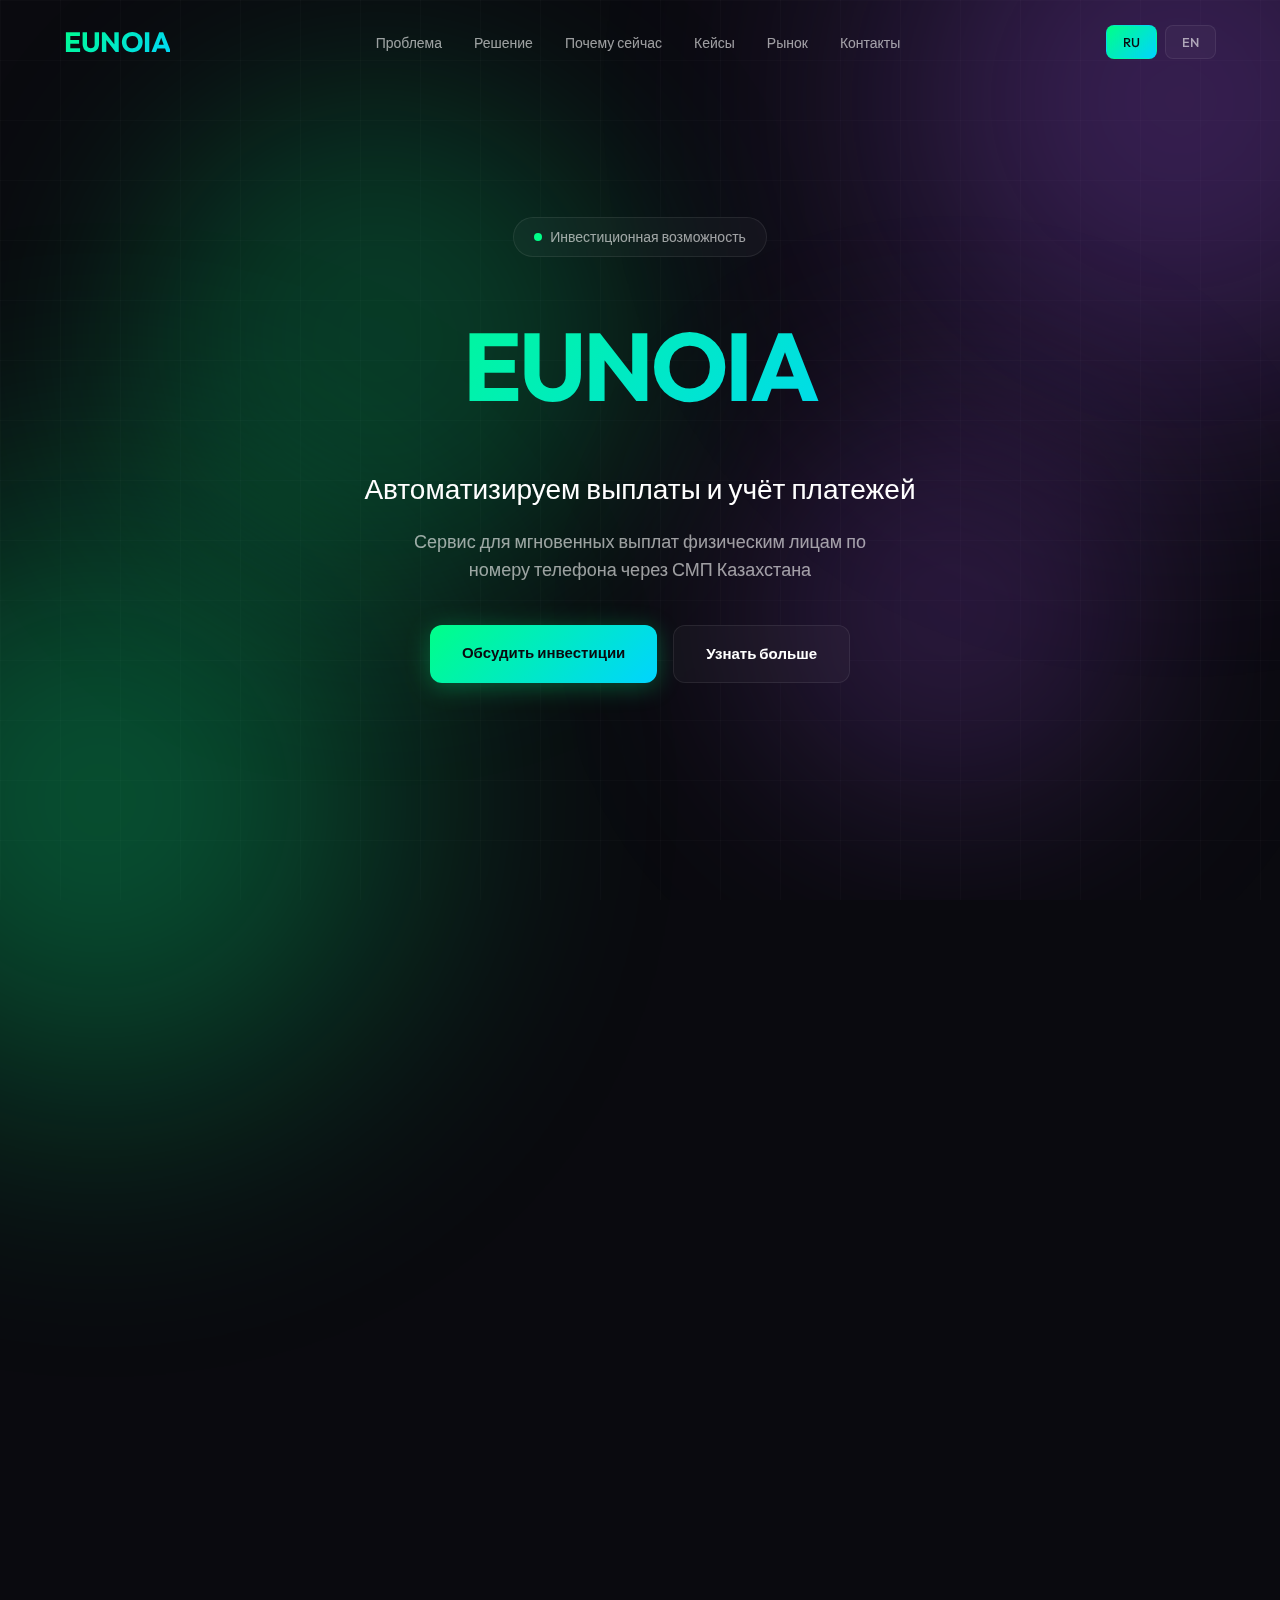
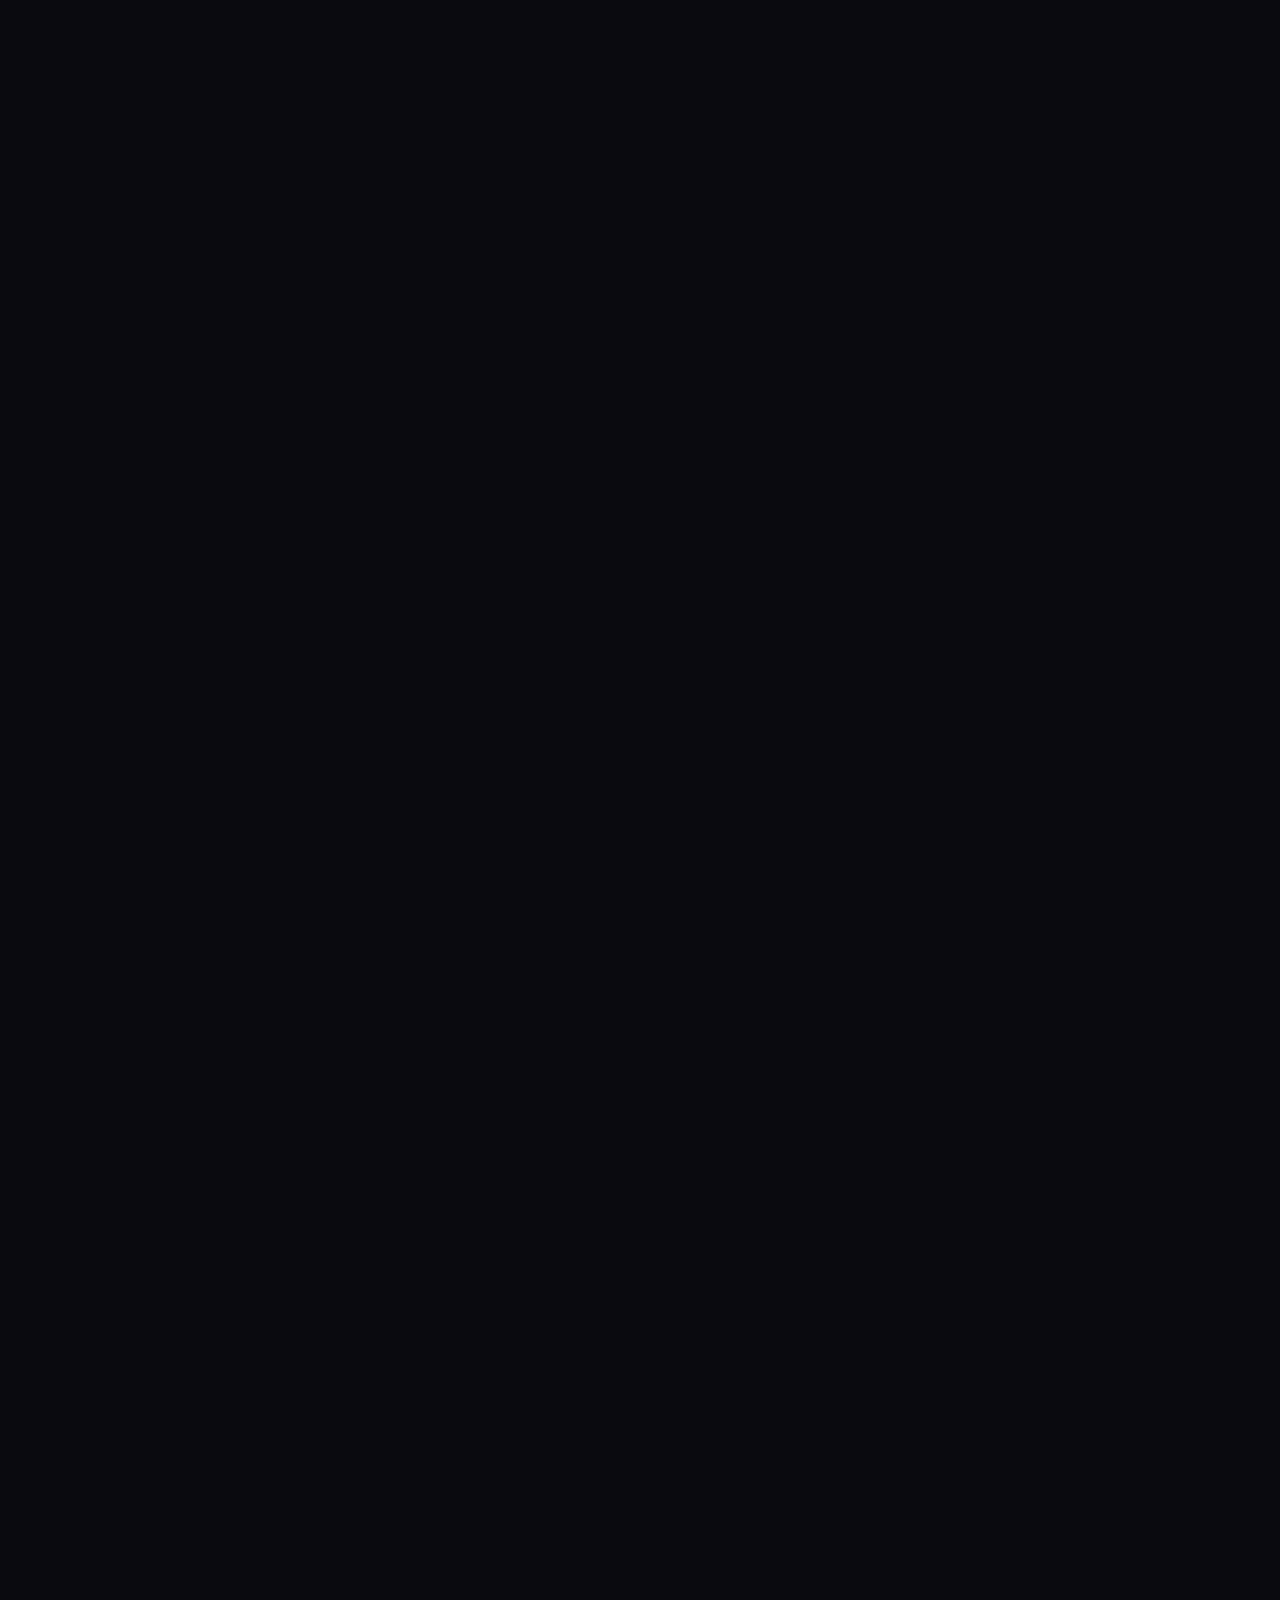
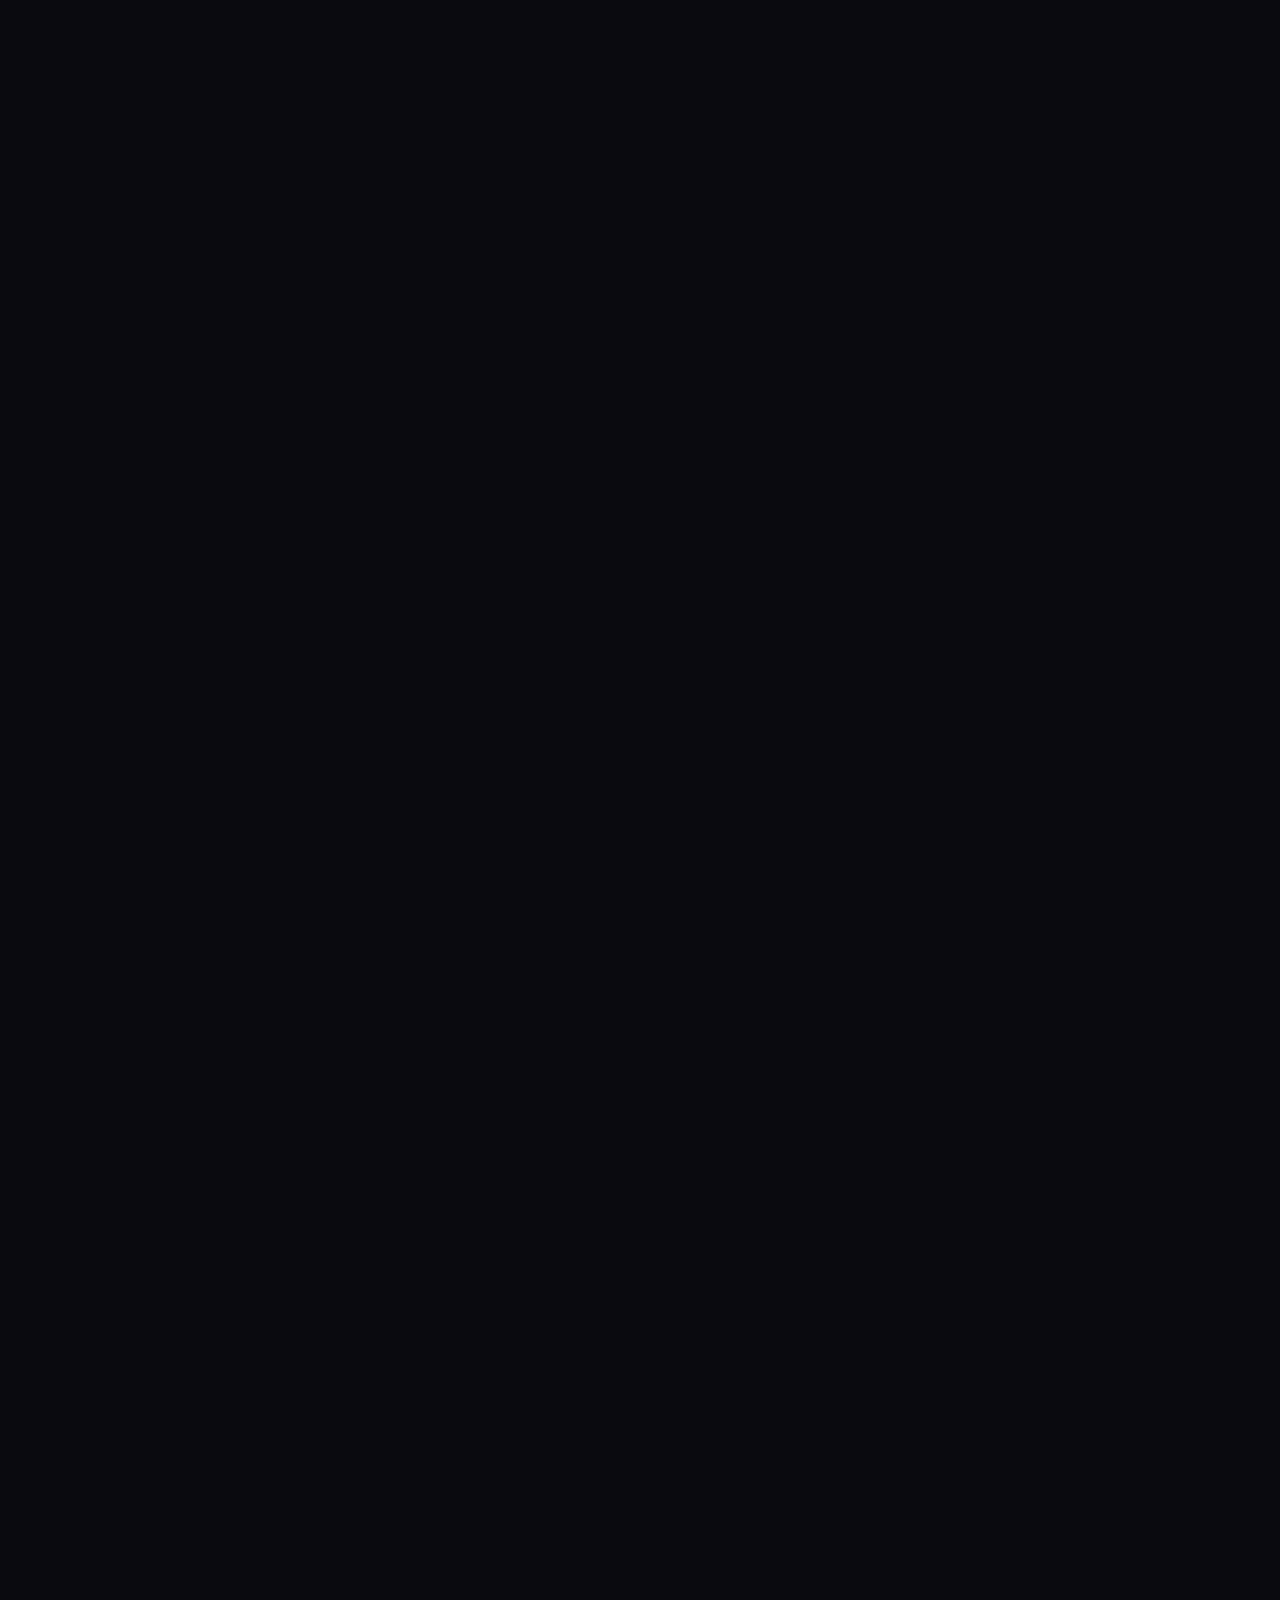
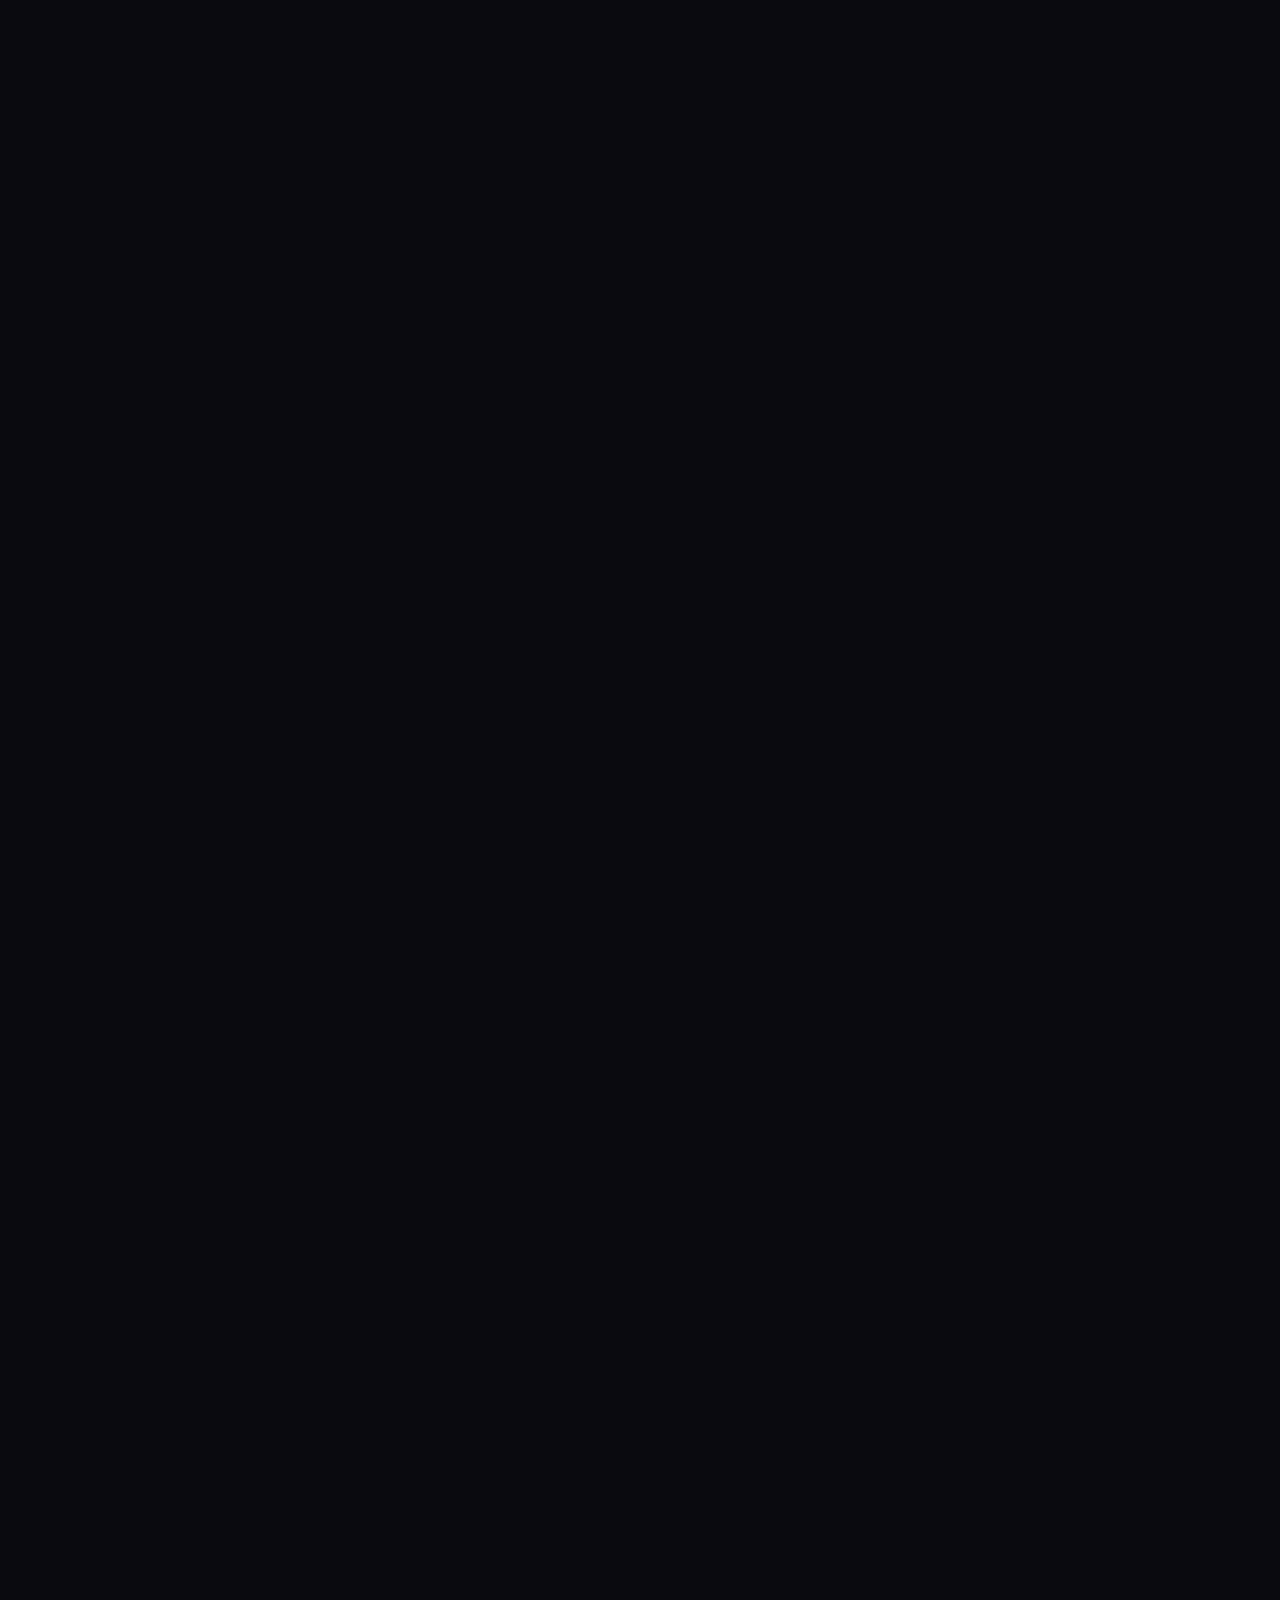
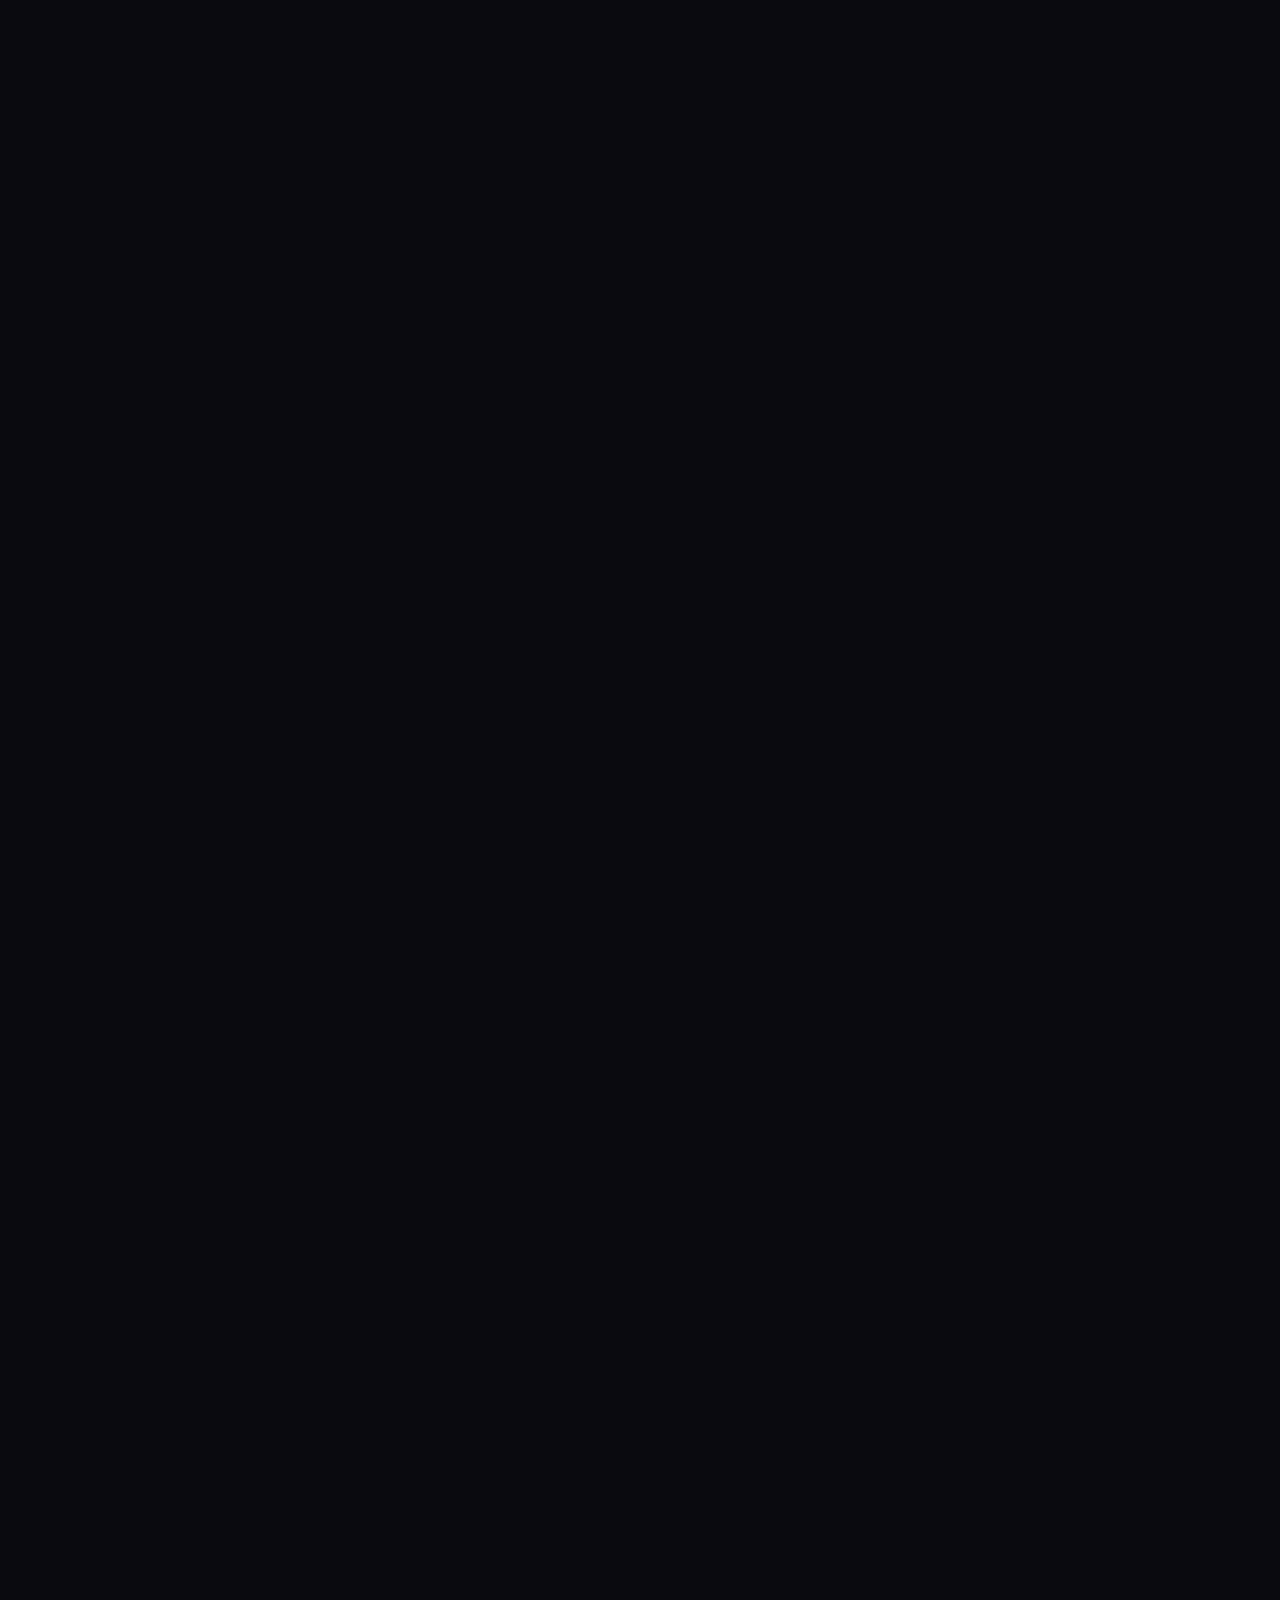
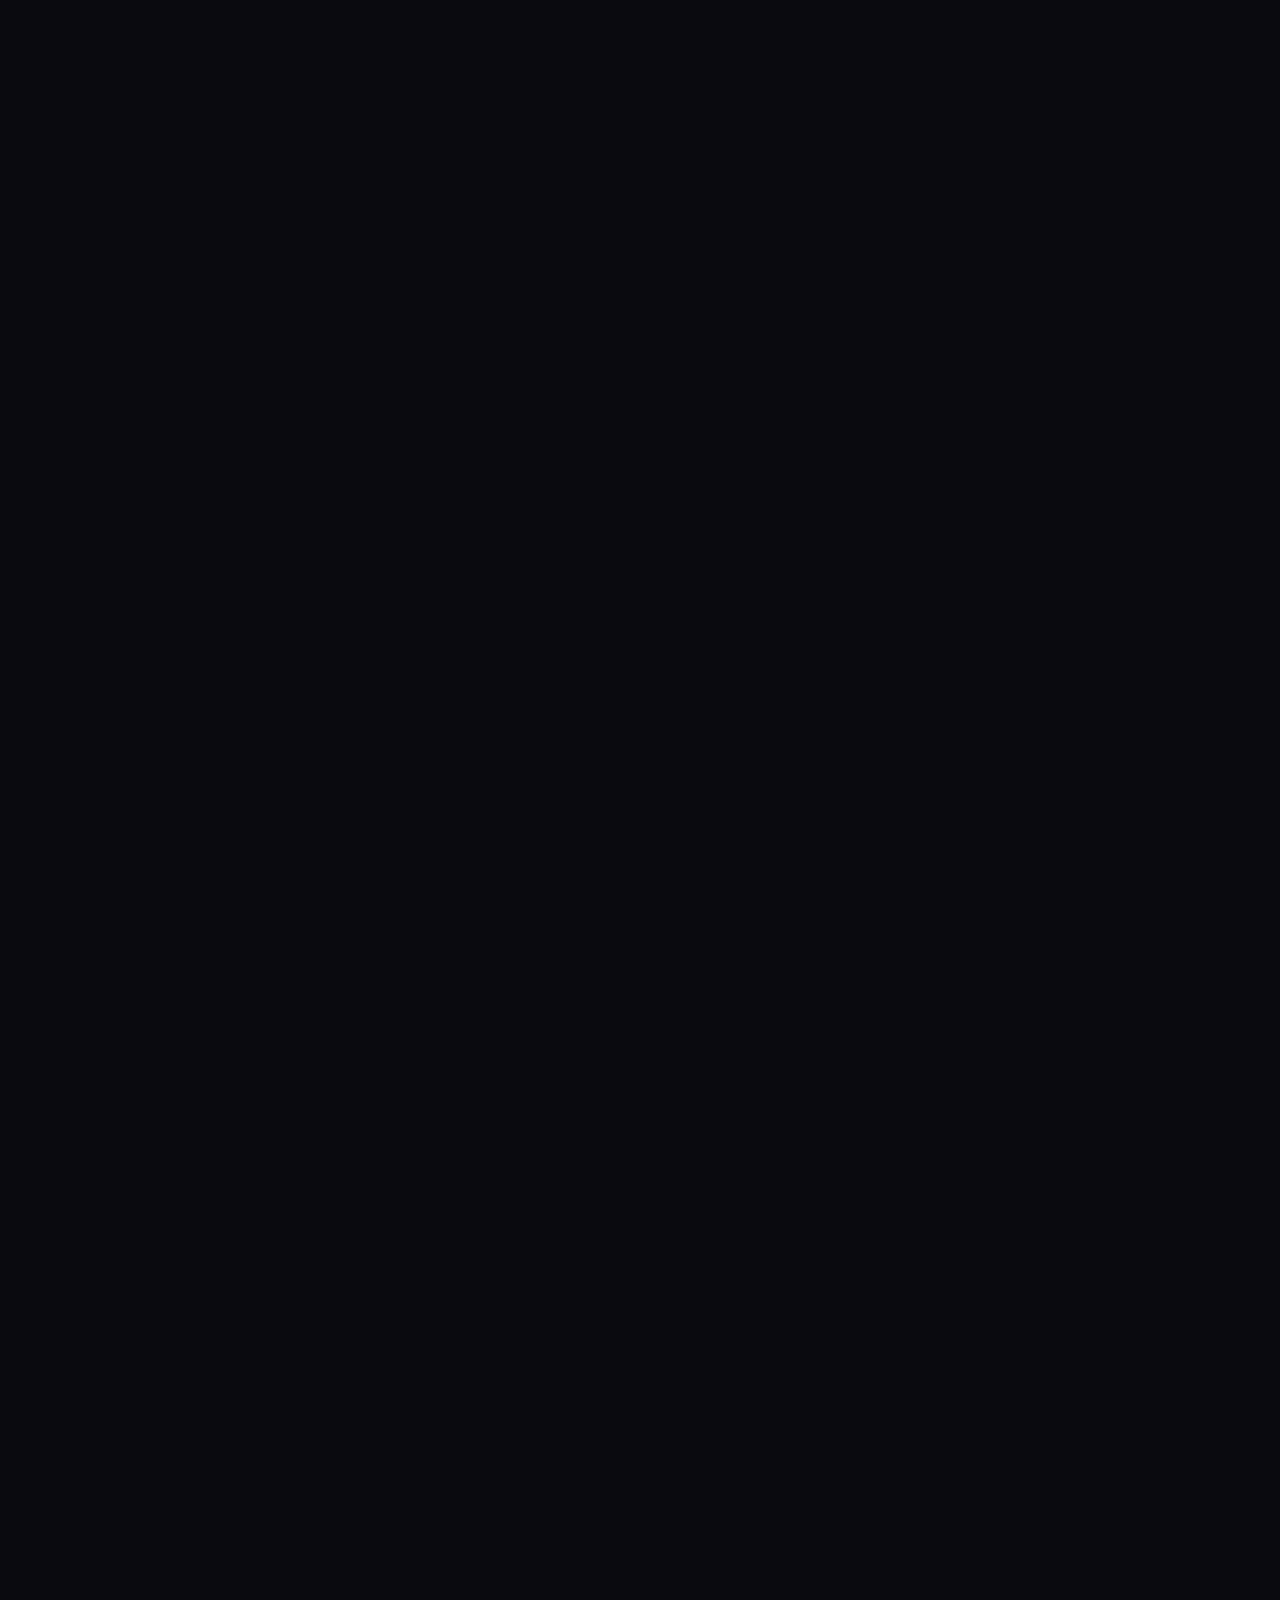
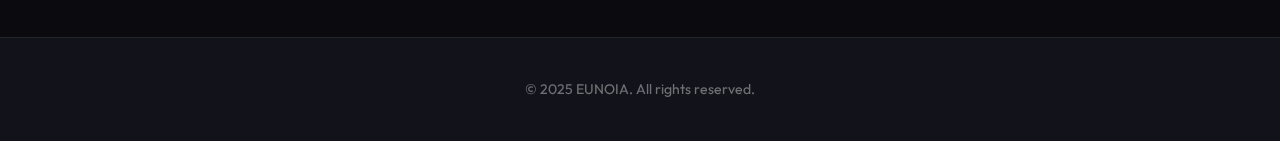
<file: index-original 2.html>
<!DOCTYPE html>
<html lang="ru">
<head>
    <!-- Google tag (gtag.js) -->
    <script async src="https://www.googletagmanager.com/gtag/js?id=G-ZNMX4CYVY7"></script>
    <script>
      window.dataLayer = window.dataLayer || [];
      function gtag(){dataLayer.push(arguments);}
      gtag('js', new Date());

      gtag('config', 'G-ZNMX4CYVY7');
    </script>
    
    <!-- Basic Meta Tags -->
    <meta charset="UTF-8">
    <meta name="viewport" content="width=device-width, initial-scale=1.0">
    <title>EUNOIA | Мгновенные выплаты в Казахстане | Instant Payouts Kazakhstan</title>
    <meta name="description" content="EUNOIA — сервис мгновенных выплат физическим лицам по номеру телефона через СМП Казахстана. Автоматизация B2B2C платежей, API интеграция, комиссия менее 1%. Instant payouts service in Kazakhstan.">
    <meta name="keywords" content="мгновенные платежи, instant payments, Казахстан, Kazakhstan, СМП, SMP, B2B выплаты, payouts, API платежи, fintech, финтех, EUNOIA, таксопарки, маркетплейсы, доставка, страховые выплаты">
    <meta name="author" content="EUNOIA">
    <meta name="robots" content="index, follow">
    
    <!-- Canonical URL -->
    <link rel="canonical" href="https://eunoia.kz/">
    
    <!-- Language/Hreflang Tags -->
    <link rel="alternate" hreflang="ru" href="https://eunoia.kz/">
    <link rel="alternate" hreflang="en" href="https://eunoia.kz/">
    <link rel="alternate" hreflang="x-default" href="https://eunoia.kz/">
    
    <!-- Open Graph Tags (Facebook, LinkedIn) -->
    <meta property="og:type" content="website">
    <meta property="og:url" content="https://eunoia.kz/">
    <meta property="og:title" content="EUNOIA | Мгновенные выплаты в Казахстане">
    <meta property="og:description" content="Сервис мгновенных выплат физическим лицам по номеру телефона через СМП Казахстана. Автоматизация B2B2C платежей, API интеграция, комиссия менее 1%.">
    <meta property="og:site_name" content="EUNOIA">
    <meta property="og:locale" content="ru_RU">
    <meta property="og:locale:alternate" content="en_US">
    
    <!-- Twitter Card Tags -->
    <meta name="twitter:card" content="summary_large_image">
    <meta name="twitter:url" content="https://eunoia.kz/">
    <meta name="twitter:title" content="EUNOIA | Мгновенные выплаты в Казахстане">
    <meta name="twitter:description" content="Сервис мгновенных выплат физическим лицам по номеру телефона через СМП Казахстана. API интеграция, комиссия менее 1%.">
    
    <!-- Structured Data (JSON-LD) -->
    <script type="application/ld+json">
    {
      "@context": "https://schema.org",
      "@type": "FinancialService",
      "name": "EUNOIA",
      "description": "Сервис мгновенных выплат физическим лицам по номеру телефона через СМП Казахстана. Автоматизация B2B2C платежей.",
      "url": "https://eunoia.kz",
      "telephone": "+77752377700",
      "areaServed": {
        "@type": "Country",
        "name": "Kazakhstan"
      },
      "serviceType": ["Instant Payments", "B2B Payouts", "Payment Automation", "API Integration"],
      "availableChannel": {
        "@type": "ServiceChannel",
        "serviceType": "API",
        "availableLanguage": ["Russian", "English"]
      },
      "potentialAction": {
        "@type": "ContactAction",
        "target": "tel:+77752377700",
        "name": "Contact for Investment"
      }
    }
    </script>
    
    <script type="application/ld+json">
    {
      "@context": "https://schema.org",
      "@type": "Organization",
      "name": "EUNOIA",
      "url": "https://eunoia.kz",
      "description": "Fintech startup providing instant payout solutions in Kazakhstan",
      "foundingDate": "2025",
      "areaServed": "Kazakhstan",
      "contactPoint": {
        "@type": "ContactPoint",
        "telephone": "+77752377700",
        "contactType": "sales",
        "availableLanguage": ["Russian", "English"]
      }
    }
    </script>
    <link rel="preconnect" href="https://fonts.googleapis.com">
    <link rel="preconnect" href="https://fonts.gstatic.com" crossorigin>
    <link href="https://fonts.googleapis.com/css2?family=Outfit:wght@300;400;500;600;700&display=swap" rel="stylesheet">
    <style>
        * {
            margin: 0;
            padding: 0;
            box-sizing: border-box;
        }

        :root {
            --bg-dark: #0a0a0f;
            --bg-card: #12121a;
            --bg-glass: rgba(255, 255, 255, 0.03);
            --border-glass: rgba(255, 255, 255, 0.08);
            --text-primary: #ffffff;
            --text-secondary: rgba(255, 255, 255, 0.6);
            --text-muted: rgba(255, 255, 255, 0.4);
            --accent-green: #00ff88;
            --accent-purple: #a855f7;
            --accent-cyan: #06b6d4;
            --gradient-primary: linear-gradient(135deg, #00ff88 0%, #00d4ff 100%);
            --gradient-purple: linear-gradient(135deg, #a855f7 0%, #6366f1 100%);
            --gradient-glow: linear-gradient(135deg, rgba(0, 255, 136, 0.15) 0%, rgba(168, 85, 247, 0.15) 100%);
            --shadow-glow: 0 0 60px rgba(0, 255, 136, 0.15);
            --shadow-purple: 0 0 60px rgba(168, 85, 247, 0.15);
        }

        body {
            font-family: 'Outfit', sans-serif;
            line-height: 1.6;
            color: var(--text-primary);
            background: var(--bg-dark);
            overflow-x: hidden;
        }

        /* Animated background */
        .bg-grid {
            position: fixed;
            top: 0;
            left: 0;
            right: 0;
            bottom: 0;
            background-image: 
                linear-gradient(rgba(255,255,255,0.02) 1px, transparent 1px),
                linear-gradient(90deg, rgba(255,255,255,0.02) 1px, transparent 1px);
            background-size: 60px 60px;
            pointer-events: none;
            z-index: 0;
        }

        .bg-glow {
            position: fixed;
            width: 600px;
            height: 600px;
            border-radius: 50%;
            filter: blur(150px);
            opacity: 0.3;
            pointer-events: none;
            z-index: 0;
        }

        .bg-glow-1 {
            top: -200px;
            right: -200px;
            background: var(--accent-purple);
        }

        .bg-glow-2 {
            bottom: -200px;
            left: -200px;
            background: var(--accent-green);
        }

        .container {
            max-width: 1200px;
            margin: 0 auto;
            padding: 0 24px;
            position: relative;
            z-index: 1;
        }

        /* Header */
        header {
            position: fixed;
            top: 0;
            left: 0;
            right: 0;
            z-index: 1000;
            padding: 20px 0;
            transition: all 0.4s cubic-bezier(0.4, 0, 0.2, 1);
        }

        header.scrolled {
            background: rgba(10, 10, 15, 0.8);
            backdrop-filter: blur(20px);
            border-bottom: 1px solid var(--border-glass);
            padding: 16px 0;
        }

        .header-content {
            display: flex;
            justify-content: space-between;
            align-items: center;
        }

        .logo {
            font-size: 28px;
            font-weight: 700;
            background: var(--gradient-primary);
            -webkit-background-clip: text;
            -webkit-text-fill-color: transparent;
            background-clip: text;
            letter-spacing: -0.5px;
        }

        .nav-menu {
            display: flex;
            gap: 32px;
            list-style: none;
        }

        .nav-link {
            color: var(--text-secondary);
            text-decoration: none;
            font-size: 14px;
            font-weight: 500;
            transition: all 0.3s ease;
            position: relative;
            padding: 8px 0;
        }

        .nav-link::after {
            content: '';
            position: absolute;
            bottom: 0;
            left: 0;
            width: 0;
            height: 2px;
            background: var(--gradient-primary);
            transition: width 0.3s ease;
        }

        .nav-link:hover {
            color: var(--text-primary);
        }

        .nav-link:hover::after,
        .nav-link.active::after {
            width: 100%;
        }

        .lang-switcher {
            display: flex;
            gap: 8px;
        }

        .lang-btn {
            padding: 8px 16px;
            border: 1px solid var(--border-glass);
            background: var(--bg-glass);
            color: var(--text-secondary);
            cursor: pointer;
            border-radius: 8px;
            font-size: 13px;
            font-weight: 500;
            font-family: 'Outfit', sans-serif;
            transition: all 0.3s ease;
            backdrop-filter: blur(10px);
        }

        .lang-btn.active {
            background: var(--gradient-primary);
            color: var(--bg-dark);
            border-color: transparent;
        }

        .lang-btn:hover:not(.active) {
            border-color: var(--accent-green);
            color: var(--text-primary);
        }

        /* Sections */
        section {
            min-height: 100vh;
            padding: 120px 0;
            display: flex;
            flex-direction: column;
            justify-content: center;
            position: relative;
            opacity: 0;
            transform: translateY(40px);
            transition: opacity 0.8s ease, transform 0.8s ease;
        }

        section.visible {
            opacity: 1;
            transform: translateY(0);
        }

        /* Hero Section */
        .hero {
            padding: 0;
            min-height: 100vh;
            display: flex;
            align-items: center;
            justify-content: center;
            text-align: center;
            position: relative;
            overflow: hidden;
        }

        .hero-content {
            position: relative;
            z-index: 2;
        }

        .hero-badge {
            display: inline-flex;
            align-items: center;
            gap: 8px;
            padding: 8px 20px;
            background: var(--bg-glass);
            border: 1px solid var(--border-glass);
            border-radius: 50px;
            font-size: 14px;
            color: var(--text-secondary);
            margin-bottom: 32px;
            backdrop-filter: blur(10px);
            animation: fadeInDown 1s ease 0.2s both;
        }

        .hero-badge-dot {
            width: 8px;
            height: 8px;
            background: var(--accent-green);
            border-radius: 50%;
            animation: pulse 2s infinite;
        }

        @keyframes pulse {
            0%, 100% { opacity: 1; transform: scale(1); }
            50% { opacity: 0.5; transform: scale(1.2); }
        }

        .hero h1 {
            font-size: clamp(48px, 10vw, 96px);
            font-weight: 700;
            letter-spacing: -3px;
            margin-bottom: 24px;
            background: var(--gradient-primary);
            -webkit-background-clip: text;
            -webkit-text-fill-color: transparent;
            background-clip: text;
            animation: fadeInUp 1s ease 0.4s both;
        }

        .hero .subtitle {
            font-size: clamp(20px, 3vw, 28px);
            font-weight: 300;
            color: var(--text-primary);
            max-width: 600px;
            margin: 0 auto 16px;
            animation: fadeInUp 1s ease 0.6s both;
        }

        .hero-description {
            font-size: 18px;
            color: var(--text-secondary);
            max-width: 500px;
            margin: 0 auto 40px;
            animation: fadeInUp 1s ease 0.8s both;
        }

        .hero-cta {
            display: flex;
            gap: 16px;
            justify-content: center;
            animation: fadeInUp 1s ease 1s both;
        }

        .btn {
            padding: 16px 32px;
            border-radius: 12px;
            font-size: 15px;
            font-weight: 600;
            font-family: 'Outfit', sans-serif;
            text-decoration: none;
            transition: all 0.3s ease;
            cursor: pointer;
            border: none;
        }

        .btn-primary {
            background: var(--gradient-primary);
            color: var(--bg-dark);
            box-shadow: 0 4px 24px rgba(0, 255, 136, 0.3);
        }

        .btn-primary:hover {
            transform: translateY(-2px);
            box-shadow: 0 8px 32px rgba(0, 255, 136, 0.4);
        }

        .btn-secondary {
            background: var(--bg-glass);
            color: var(--text-primary);
            border: 1px solid var(--border-glass);
            backdrop-filter: blur(10px);
        }

        .btn-secondary:hover {
            border-color: var(--accent-green);
            background: rgba(0, 255, 136, 0.1);
        }

        .hero-visual {
            position: absolute;
            width: 100%;
            height: 100%;
            top: 0;
            left: 0;
            z-index: 0;
        }

        .hero-orb {
            position: absolute;
            border-radius: 50%;
            filter: blur(100px);
            animation: float 8s ease-in-out infinite;
        }

        .hero-orb-1 {
            width: 500px;
            height: 500px;
            background: rgba(0, 255, 136, 0.2);
            top: 10%;
            left: 10%;
            animation-delay: 0s;
        }

        .hero-orb-2 {
            width: 400px;
            height: 400px;
            background: rgba(168, 85, 247, 0.2);
            bottom: 10%;
            right: 10%;
            animation-delay: -4s;
        }

        @keyframes float {
            0%, 100% { transform: translate(0, 0) scale(1); }
            33% { transform: translate(30px, -30px) scale(1.05); }
            66% { transform: translate(-20px, 20px) scale(0.95); }
        }

        @keyframes fadeInUp {
            from { opacity: 0; transform: translateY(40px); }
            to { opacity: 1; transform: translateY(0); }
        }

        @keyframes fadeInDown {
            from { opacity: 0; transform: translateY(-40px); }
            to { opacity: 1; transform: translateY(0); }
        }

        /* Section Titles */
        .section-header {
            text-align: center;
            margin-bottom: 64px;
        }

        .section-tag {
            display: inline-block;
            padding: 6px 16px;
            background: var(--bg-glass);
            border: 1px solid var(--border-glass);
            border-radius: 50px;
            font-size: 12px;
            font-weight: 600;
            color: var(--accent-green);
            text-transform: uppercase;
            letter-spacing: 1.5px;
            margin-bottom: 20px;
        }

        .section-title {
            font-size: clamp(32px, 5vw, 48px);
            font-weight: 600;
            letter-spacing: -1px;
            margin-bottom: 16px;
            color: var(--text-primary);
        }

        .section-subtitle {
            font-size: 18px;
            color: var(--text-secondary);
            max-width: 600px;
            margin: 0 auto;
        }

        /* Problem Section */
        .problem {
            background: transparent;
        }

        .problem-grid {
            display: grid;
            grid-template-columns: repeat(4, 1fr);
            gap: 24px;
            align-items: stretch;
        }

        .problem-card {
            background: var(--bg-card);
            border: 1px solid var(--border-glass);
            border-radius: 20px;
            padding: 32px;
            transition: all 0.4s ease;
            position: relative;
            overflow: hidden;
            display: flex;
            flex-direction: column;
            height: 100%;
        }

        .problem-card::before {
            content: '';
            position: absolute;
            top: 0;
            left: 0;
            right: 0;
            height: 2px;
            background: var(--gradient-primary);
            opacity: 0;
            transition: opacity 0.4s ease;
        }

        .problem-card:hover {
            transform: translateY(-8px);
            border-color: rgba(0, 255, 136, 0.3);
            box-shadow: var(--shadow-glow);
        }

        .problem-card:hover::before {
            opacity: 1;
        }

        .problem-icon {
            width: 56px;
            height: 56px;
            background: var(--gradient-glow);
            border-radius: 16px;
            display: flex;
            align-items: center;
            justify-content: center;
            font-size: 28px;
            margin-bottom: 24px;
        }

        .problem-card h3 {
            font-size: 20px;
            font-weight: 600;
            margin-bottom: 12px;
            color: var(--text-primary);
            min-height: 56px;
        }

        .problem-card p {
            font-size: 15px;
            color: var(--text-secondary);
            line-height: 1.7;
            flex-grow: 1;
        }

        /* Solution Section */
        .solution {
            background: transparent;
        }

        .solution-content {
            max-width: 800px;
            margin: 0 auto;
            text-align: center;
        }

        .solution-text {
            font-size: 22px;
            color: var(--text-secondary);
            line-height: 1.8;
            margin-bottom: 48px;
        }

        .solution-features {
            display: grid;
            grid-template-columns: repeat(2, 1fr);
            gap: 20px;
            margin-bottom: 64px;
        }

        .feature-item {
            display: flex;
            align-items: flex-start;
            gap: 16px;
            text-align: left;
            padding: 24px;
            background: var(--bg-glass);
            border: 1px solid var(--border-glass);
            border-radius: 16px;
            transition: all 0.3s ease;
        }

        .feature-item:hover {
            border-color: var(--accent-green);
            background: rgba(0, 255, 136, 0.05);
        }

        .feature-check {
            width: 24px;
            height: 24px;
            background: var(--gradient-primary);
            border-radius: 8px;
            display: flex;
            align-items: center;
            justify-content: center;
            color: var(--bg-dark);
            font-weight: 700;
            font-size: 14px;
            flex-shrink: 0;
        }

        .feature-text {
            font-size: 15px;
            color: var(--text-primary);
            line-height: 1.6;
        }

        /* SMP Schema */
        .smp-schema {
            background: var(--bg-card);
            border: 1px solid var(--border-glass);
            border-radius: 24px;
            padding: 48px;
            margin-top: 48px;
        }

        .smp-schema h3 {
            font-size: 24px;
            font-weight: 600;
            margin-bottom: 40px;
            text-align: center;
            color: var(--text-primary);
        }

        .schema-flow {
            display: flex;
            align-items: center;
            justify-content: space-between;
            gap: 16px;
        }

        .schema-step {
            flex: 1;
            text-align: center;
            padding: 28px 20px;
            background: var(--bg-glass);
            border: 1px solid var(--border-glass);
            border-radius: 16px;
            transition: all 0.3s ease;
        }

        .schema-step:hover {
            border-color: var(--accent-green);
            transform: translateY(-4px);
            box-shadow: var(--shadow-glow);
        }

        .step-icon {
            font-size: 40px;
            margin-bottom: 16px;
        }

        .step-content h4 {
            font-size: 16px;
            font-weight: 600;
            color: var(--text-primary);
            margin-bottom: 8px;
        }

        .step-content p {
            font-size: 13px;
            color: var(--text-secondary);
            line-height: 1.5;
        }

        .schema-arrow {
            font-size: 24px;
            color: var(--accent-green);
            flex-shrink: 0;
        }

        /* Why Now Section */
        .why-now {
            background: transparent;
        }

        .why-now-content {
            display: grid;
            grid-template-columns: 1fr 1fr;
            gap: 48px;
            align-items: start;
        }

        .why-now-left h3 {
            font-size: 28px;
            font-weight: 600;
            color: var(--text-primary);
            margin-bottom: 24px;
        }

        .why-now-left > p {
            font-size: 17px;
            color: var(--text-secondary);
            line-height: 1.8;
            margin-bottom: 32px;
        }

        .timing-reasons {
            display: flex;
            flex-direction: column;
            gap: 16px;
        }

        .timing-item {
            display: flex;
            align-items: flex-start;
            gap: 16px;
            padding: 20px;
            background: var(--bg-glass);
            border: 1px solid var(--border-glass);
            border-radius: 12px;
            transition: all 0.3s ease;
        }

        .timing-item:hover {
            border-color: var(--accent-green);
            background: rgba(0, 255, 136, 0.05);
        }

        .timing-icon {
            width: 40px;
            height: 40px;
            background: var(--gradient-glow);
            border-radius: 10px;
            display: flex;
            align-items: center;
            justify-content: center;
            font-size: 20px;
            flex-shrink: 0;
        }

        .timing-text h4 {
            font-size: 15px;
            font-weight: 600;
            color: var(--text-primary);
            margin-bottom: 4px;
        }

        .timing-text p {
            font-size: 14px;
            color: var(--text-secondary);
            line-height: 1.5;
        }

        .cost-comparison {
            background: var(--bg-card);
            border: 1px solid var(--border-glass);
            border-radius: 24px;
            padding: 40px;
        }

        .cost-comparison h3 {
            font-size: 22px;
            font-weight: 600;
            color: var(--text-primary);
            margin-bottom: 32px;
            text-align: center;
        }

        .cost-breakdown {
            display: flex;
            flex-direction: column;
            gap: 20px;
            margin-bottom: 32px;
        }

        .cost-item {
            display: flex;
            justify-content: space-between;
            align-items: center;
            padding: 20px 24px;
            background: var(--bg-glass);
            border: 1px solid var(--border-glass);
            border-radius: 12px;
        }

        .cost-item.visa-mc {
            border-color: rgba(255, 100, 100, 0.3);
        }

        .cost-item.smp {
            border-color: rgba(0, 255, 136, 0.3);
            background: rgba(0, 255, 136, 0.05);
        }

        .cost-label {
            display: flex;
            align-items: center;
            gap: 12px;
        }

        .cost-label-icon {
            width: 36px;
            height: 36px;
            border-radius: 8px;
            display: flex;
            align-items: center;
            justify-content: center;
            font-size: 18px;
        }

        .cost-item.visa-mc .cost-label-icon {
            background: rgba(255, 100, 100, 0.2);
        }

        .cost-item.smp .cost-label-icon {
            background: rgba(0, 255, 136, 0.2);
        }

        .cost-label span {
            font-size: 15px;
            font-weight: 500;
            color: var(--text-primary);
        }

        .cost-value {
            font-size: 24px;
            font-weight: 700;
        }

        .cost-item.visa-mc .cost-value {
            color: #ff6b6b;
        }

        .cost-item.smp .cost-value {
            color: var(--accent-green);
        }

        .cost-explanation {
            padding: 24px;
            background: var(--bg-glass);
            border-radius: 12px;
            border-left: 3px solid var(--accent-green);
        }

        .cost-explanation h4 {
            font-size: 14px;
            font-weight: 600;
            color: var(--accent-green);
            margin-bottom: 12px;
            text-transform: uppercase;
            letter-spacing: 1px;
        }

        .cost-explanation ul {
            list-style: none;
            padding: 0;
            margin: 0;
        }

        .cost-explanation li {
            font-size: 14px;
            color: var(--text-secondary);
            padding: 8px 0;
            padding-left: 24px;
            position: relative;
            line-height: 1.5;
        }

        .cost-explanation li::before {
            content: '→';
            position: absolute;
            left: 0;
            color: var(--accent-green);
        }

        /* Global Systems Section */
        .global-systems {
            background: transparent;
        }

        .systems-intro {
            text-align: center;
            max-width: 700px;
            margin: 0 auto 48px;
            font-size: 18px;
            color: var(--text-secondary);
            line-height: 1.8;
        }

        .systems-grid {
            display: grid;
            grid-template-columns: repeat(3, 1fr);
            gap: 24px;
            align-items: stretch;
        }

        .system-card {
            background: var(--bg-card);
            border: 1px solid var(--border-glass);
            border-radius: 20px;
            padding: 32px;
            transition: all 0.4s ease;
            position: relative;
            overflow: hidden;
            height: 100%;
            display: flex;
            flex-direction: column;
        }

        .system-card::before {
            content: '';
            position: absolute;
            top: 0;
            left: 0;
            right: 0;
            height: 3px;
            opacity: 0;
            transition: opacity 0.4s ease;
        }

        .system-card.india::before { background: linear-gradient(90deg, #ff9933, #138808); }
        .system-card.brazil::before { background: linear-gradient(90deg, #009c3b, #ffdf00); }
        .system-card.russia::before { background: linear-gradient(90deg, #fff, #0039a6, #d52b1e); }

        .system-card:hover {
            transform: translateY(-8px);
            border-color: rgba(0, 255, 136, 0.3);
            box-shadow: var(--shadow-glow);
        }

        .system-card:hover::before {
            opacity: 1;
        }

        .system-header {
            display: flex;
            align-items: center;
            gap: 16px;
            margin-bottom: 20px;
        }

        .system-flag {
            font-size: 40px;
            line-height: 1;
        }

        .system-info h3 {
            font-size: 20px;
            font-weight: 600;
            color: var(--text-primary);
            margin-bottom: 4px;
        }

        .system-name {
            font-size: 14px;
            color: var(--accent-cyan);
            font-weight: 600;
            min-height: 42px;
            display: block;
        }

        .system-stats {
            display: flex;
            gap: 16px;
            margin-bottom: 20px;
            padding-bottom: 20px;
            border-bottom: 1px solid var(--border-glass);
        }

        .system-stat {
            flex: 1;
            text-align: center;
            padding: 12px;
            background: var(--bg-glass);
            border-radius: 8px;
        }

        .system-stat-value {
            font-size: 18px;
            font-weight: 700;
            color: var(--accent-green);
            margin-bottom: 4px;
        }

        .system-stat-label {
            font-size: 11px;
            color: var(--text-muted);
            text-transform: uppercase;
            letter-spacing: 0.5px;
        }

        .system-companies h4 {
            font-size: 12px;
            color: var(--text-muted);
            text-transform: uppercase;
            letter-spacing: 1px;
            margin-bottom: 12px;
        }

        .company-tags {
            display: flex;
            flex-wrap: wrap;
            gap: 8px;
        }

        .company-tag {
            padding: 6px 12px;
            background: var(--bg-glass);
            border: 1px solid var(--border-glass);
            border-radius: 50px;
            font-size: 13px;
            color: var(--text-secondary);
            transition: all 0.3s ease;
        }

        .company-tag:hover {
            border-color: var(--accent-green);
            color: var(--text-primary);
        }

        .company-tag .valuation {
            color: var(--accent-green);
            font-weight: 600;
            margin-left: 4px;
        }

        .systems-conclusion {
            margin-top: 48px;
            padding: 32px 40px;
            background: var(--gradient-glow);
            border: 1px solid var(--border-glass);
            border-radius: 16px;
            text-align: center;
        }

        .systems-conclusion p {
            font-size: 18px;
            color: var(--text-primary);
            line-height: 1.7;
            max-width: 800px;
            margin: 0 auto;
        }

        .systems-conclusion strong {
            color: var(--accent-green);
        }

        /* Use Cases Section */
        .use-cases {
            background: transparent;
        }

        .use-cases-grid {
            display: grid;
            grid-template-columns: repeat(4, 1fr);
            gap: 24px;
            align-items: stretch;
        }

        .use-case-card {
            background: var(--bg-card);
            border: 1px solid var(--border-glass);
            border-radius: 20px;
            padding: 32px;
            transition: all 0.4s ease;
            position: relative;
            overflow: hidden;
            display: flex;
            flex-direction: column;
            height: 100%;
        }

        .use-case-card::before {
            content: '';
            position: absolute;
            top: 0;
            left: 0;
            right: 0;
            height: 3px;
            background: var(--gradient-purple);
            opacity: 0;
            transition: opacity 0.4s ease;
        }

        .use-case-card:hover {
            transform: translateY(-8px);
            border-color: rgba(168, 85, 247, 0.3);
            box-shadow: var(--shadow-purple);
        }

        .use-case-card:hover::before {
            opacity: 1;
        }

        .use-case-icon {
            width: 64px;
            height: 64px;
            background: linear-gradient(135deg, rgba(168, 85, 247, 0.15) 0%, rgba(99, 102, 241, 0.15) 100%);
            border-radius: 16px;
            display: flex;
            align-items: center;
            justify-content: center;
            font-size: 32px;
            margin-bottom: 24px;
        }

        .use-case-card h3 {
            font-size: 20px;
            font-weight: 600;
            margin-bottom: 12px;
            color: var(--text-primary);
            min-height: 56px;
        }

        .use-case-card p {
            font-size: 15px;
            color: var(--text-secondary);
            line-height: 1.7;
            flex-grow: 1;
        }

        /* Market Section */
        .market {
            background: transparent;
        }

        .profit-calculator {
            background: var(--bg-card);
            border: 1px solid var(--border-glass);
            border-radius: 24px;
            padding: 48px;
            max-width: 900px;
            margin: 0 auto;
        }

        .calculator-title {
            font-size: 24px;
            font-weight: 600;
            margin-bottom: 8px;
            text-align: center;
            color: var(--text-primary);
        }

        .calculator-subtitle {
            font-size: 15px;
            color: var(--text-secondary);
            text-align: center;
            margin-bottom: 40px;
        }

        .slider-container {
            margin-bottom: 48px;
        }

        .slider-label {
            display: block;
            font-size: 16px;
            font-weight: 500;
            color: var(--text-primary);
            margin-bottom: 20px;
            text-align: center;
        }

        .slider-label span {
            font-size: 28px;
            font-weight: 700;
            background: var(--gradient-primary);
            -webkit-background-clip: text;
            -webkit-text-fill-color: transparent;
            background-clip: text;
        }

        .slider {
            width: 100%;
            height: 8px;
            border-radius: 4px;
            background: var(--bg-glass);
            border: 1px solid var(--border-glass);
            outline: none;
            -webkit-appearance: none;
            margin-bottom: 16px;
        }

        .slider::-webkit-slider-thumb {
            -webkit-appearance: none;
            width: 28px;
            height: 28px;
            border-radius: 50%;
            background: var(--gradient-primary);
            cursor: pointer;
            box-shadow: 0 4px 16px rgba(0, 255, 136, 0.4);
            transition: transform 0.2s ease;
        }

        .slider::-webkit-slider-thumb:hover {
            transform: scale(1.1);
        }

        .slider::-moz-range-thumb {
            width: 28px;
            height: 28px;
            border-radius: 50%;
            background: var(--gradient-primary);
            cursor: pointer;
            border: none;
            box-shadow: 0 4px 16px rgba(0, 255, 136, 0.4);
        }

        .slider-marks {
            display: flex;
            justify-content: space-between;
            font-size: 12px;
            color: var(--text-muted);
        }

        .profit-results {
            display: grid;
            grid-template-columns: repeat(3, 1fr);
            gap: 20px;
            margin-bottom: 40px;
        }

        .profit-card {
            padding: 28px;
            background: var(--bg-glass);
            border: 1px solid var(--border-glass);
            border-radius: 16px;
            text-align: center;
            transition: all 0.3s ease;
        }

        .profit-card:hover {
            border-color: var(--accent-green);
        }

        .profit-card.highlight-profit {
            background: var(--gradient-glow);
            border-color: var(--accent-green);
        }

        .profit-label {
            font-size: 12px;
            font-weight: 600;
            color: var(--text-muted);
            text-transform: uppercase;
            letter-spacing: 1px;
            margin-bottom: 12px;
        }

        .profit-amount {
            font-size: 32px;
            font-weight: 700;
            background: var(--gradient-primary);
            -webkit-background-clip: text;
            -webkit-text-fill-color: transparent;
            background-clip: text;
            margin-bottom: 8px;
        }

        .profit-note {
            font-size: 13px;
            color: var(--text-muted);
        }

        .market-context {
            padding-top: 32px;
            border-top: 1px solid var(--border-glass);
        }

        .market-context h4 {
            font-size: 16px;
            font-weight: 600;
            color: var(--text-primary);
            margin-bottom: 20px;
            text-align: center;
        }

        .context-grid {
            display: grid;
            grid-template-columns: repeat(3, 1fr);
            gap: 16px;
        }

        .context-item {
            text-align: center;
            padding: 20px;
            background: var(--bg-glass);
            border-radius: 12px;
        }

        .context-item strong {
            display: block;
            font-size: 20px;
            font-weight: 700;
            color: var(--accent-green);
            margin-bottom: 4px;
        }

        .context-item span {
            font-size: 13px;
            color: var(--text-secondary);
        }

        /* Timeline Section */
        .timeline {
            background: transparent;
        }

        .timeline-container {
            max-width: 800px;
            margin: 0 auto;
        }

        .timeline-item {
            display: flex;
            gap: 32px;
            padding: 32px 0;
            border-bottom: 1px solid var(--border-glass);
            transition: all 0.3s ease;
        }

        .timeline-item:last-child {
            border-bottom: none;
        }

        .timeline-item:hover {
            padding-left: 16px;
        }

        .timeline-date {
            min-width: 100px;
            font-size: 18px;
            font-weight: 700;
            background: var(--gradient-primary);
            -webkit-background-clip: text;
            -webkit-text-fill-color: transparent;
            background-clip: text;
        }

        .timeline-content h3 {
            font-size: 20px;
            font-weight: 600;
            margin-bottom: 8px;
            color: var(--text-primary);
        }

        .timeline-content p {
            font-size: 15px;
            color: var(--text-secondary);
            line-height: 1.7;
        }

        /* CTA Section */
        .cta {
            background: var(--gradient-glow);
            border-top: 1px solid var(--border-glass);
            border-bottom: 1px solid var(--border-glass);
            text-align: center;
        }

        .cta h2 {
            font-size: clamp(28px, 4vw, 40px);
            font-weight: 600;
            margin-bottom: 16px;
            color: var(--text-primary);
        }

        .cta > .container > p {
            font-size: 18px;
            color: var(--text-secondary);
            margin-bottom: 40px;
            max-width: 500px;
            margin-left: auto;
            margin-right: auto;
        }

        .cta-buttons {
            display: flex;
            gap: 16px;
            justify-content: center;
            flex-wrap: wrap;
        }

        /* Footer */
        footer {
            background: var(--bg-card);
            border-top: 1px solid var(--border-glass);
            padding: 40px 0;
            text-align: center;
        }

        footer p {
            font-size: 14px;
            color: var(--text-muted);
        }

        /* Responsive */
        @media (max-width: 1024px) {
            .problem-grid,
            .use-cases-grid {
                grid-template-columns: repeat(2, 1fr);
            }

            .systems-grid {
                grid-template-columns: 1fr;
                gap: 24px;
            }

            .why-now-content {
                grid-template-columns: 1fr;
                gap: 40px;
            }

            .schema-flow {
                flex-wrap: wrap;
            }

            .schema-step {
                flex: 0 0 calc(50% - 16px);
            }

            .schema-arrow {
                display: none;
            }
        }

        @media (max-width: 768px) {
            .nav-menu {
                display: none;
            }

            .problem-grid,
            .use-cases-grid,
            .solution-features {
                grid-template-columns: 1fr;
            }

            .problem-card h3,
            .use-case-card h3 {
                min-height: auto;
            }

            .profit-results,
            .context-grid {
                grid-template-columns: 1fr;
            }

            .schema-step {
                flex: 0 0 100%;
            }

            .timeline-item {
                flex-direction: column;
                gap: 12px;
            }

            .hero h1 {
                letter-spacing: -1px;
            }

            section {
                padding: 80px 0;
            }

            .profit-calculator,
            .smp-schema {
                padding: 32px 24px;
            }

            .cost-comparison {
                padding: 28px 20px;
            }

            .cost-value {
                font-size: 20px;
            }
        }

        /* Language switching */
        .lang-content {
            display: none;
        }

        .lang-content.active {
            display: block;
        }
    </style>
</head>
<body>
    <div class="bg-grid"></div>
    <div class="bg-glow bg-glow-1"></div>
    <div class="bg-glow bg-glow-2"></div>

    <header>
        <div class="container">
            <div class="header-content">
                <div class="logo">EUNOIA</div>
                <nav>
                    <ul class="nav-menu">
                        <li><a href="#problem" class="nav-link">Проблема</a></li>
                        <li><a href="#solution" class="nav-link">Решение</a></li>
                        <li><a href="#why-now" class="nav-link">Почему сейчас</a></li>
                        <li><a href="#use-cases" class="nav-link">Кейсы</a></li>
                        <li><a href="#rates" class="nav-link">Рынок</a></li>
                        <li><a href="#contact" class="nav-link">Контакты</a></li>
                    </ul>
                </nav>
                <div class="lang-switcher">
                    <button class="lang-btn active" onclick="switchLang('ru')">RU</button>
                    <button class="lang-btn" onclick="switchLang('en')">EN</button>
                </div>
            </div>
        </div>
    </header>

    <!-- Russian Content -->
    <div id="ru-content" class="lang-content active">
        <section class="hero visible">
            <div class="hero-visual">
                <div class="hero-orb hero-orb-1"></div>
                <div class="hero-orb hero-orb-2"></div>
            </div>
            <div class="container">
                <div class="hero-content">
                    <div class="hero-badge">
                        <span class="hero-badge-dot"></span>
                        Инвестиционная возможность
                    </div>
                    <h1>EUNOIA</h1>
                    <p class="subtitle">Автоматизируем выплаты и учёт платежей</p>
                    <p class="hero-description">Сервис для мгновенных выплат физическим лицам по номеру телефона через СМП Казахстана</p>
                    <div class="hero-cta">
                        <a href="#contact" class="btn btn-primary">Обсудить инвестиции</a>
                        <a href="#solution" class="btn btn-secondary">Узнать больше</a>
                    </div>
                </div>
            </div>
        </section>

        <section id="problem" class="problem">
            <div class="container">
                <div class="section-header">
                    <span class="section-tag">Проблема</span>
                    <h2 class="section-title">Почему это важно</h2>
                    <p class="section-subtitle">Компании в Казахстане сталкиваются с серьёзными проблемами при массовых выплатах</p>
                </div>
                <div class="problem-grid">
                    <div class="problem-card">
                        <div class="problem-icon">⏱️</div>
                        <h3>Медленные переводы</h3>
                        <p>1-3 дня на выплаты сотрудникам. Банковские переводы требуют реквизитов и ручной обработки.</p>
                    </div>
                    <div class="problem-card">
                        <div class="problem-icon">💸</div>
                        <h3>Высокие затраты</h3>
                        <p>Массовые выплаты отнимают время сотрудников. Ошибки при вводе данных = дополнительные расходы.</p>
                    </div>
                    <div class="problem-card">
                        <div class="problem-icon">🔐</div>
                        <h3>Сложность для получателей</h3>
                        <p>Людям нужно предоставлять банковские реквизиты — это барьер для получения денег.</p>
                    </div>
                    <div class="problem-card">
                        <div class="problem-icon">⚙️</div>
                        <h3>Нет автоматизации</h3>
                        <p>Ручная обработка каждой выплаты. Нет интеграции с бизнес-системами.</p>
                    </div>
                </div>
            </div>
        </section>

        <section id="solution" class="solution">
            <div class="container">
                <div class="section-header">
                    <span class="section-tag">Решение</span>
                    <h2 class="section-title">Как мы это решаем</h2>
                    <p class="section-subtitle">EUNOIA позволяет отправлять деньги, используя только номер телефона</p>
                </div>
                <div class="solution-content">
                    <div class="solution-features">
                        <div class="feature-item">
                            <span class="feature-check">✓</span>
                            <span class="feature-text">Отправка денег через API — только номер телефона</span>
                        </div>
                        <div class="feature-item">
                            <span class="feature-check">✓</span>
                            <span class="feature-text">Деньги на счёте за 10 секунд</span>
                        </div>
                        <div class="feature-item">
                            <span class="feature-check">✓</span>
                            <span class="feature-text">Работа с 11 банками через СМП</span>
                        </div>
                        <div class="feature-item">
                            <span class="feature-check">✓</span>
                            <span class="feature-text">Полная автоматизация — без ручных операций</span>
                        </div>
                        <div class="feature-item">
                            <span class="feature-check">✓</span>
                            <span class="feature-text">Полный аудит всех транзакций</span>
                        </div>
                        <div class="feature-item">
                            <span class="feature-check">✓</span>
                            <span class="feature-text">REST API с документацией</span>
                        </div>
                        <div class="feature-item">
                            <span class="feature-check">✓</span>
                            <span class="feature-text">Панель аналитики в реальном времени</span>
                        </div>
                        <div class="feature-item">
                            <span class="feature-check">✓</span>
                            <span class="feature-text">До 1,000 выплат одним запросом</span>
                        </div>
                    </div>

                    <div class="smp-schema">
                        <h3>Как это работает через СМП</h3>
                        <div class="schema-flow">
                            <div class="schema-step">
                                <div class="step-icon">🏢</div>
                                <div class="step-content">
                                    <h4>Компания</h4>
                                    <p>Отправляет запрос через API EUNOIA</p>
                                </div>
                            </div>
                            <div class="schema-arrow">→</div>
                            <div class="schema-step">
                                <div class="step-icon">⚡</div>
                                <div class="step-content">
                                    <h4>EUNOIA</h4>
                                    <p>Обрабатывает и отправляет в СМП</p>
                                </div>
                            </div>
                            <div class="schema-arrow">→</div>
                            <div class="schema-step">
                                <div class="step-icon">🏦</div>
                                <div class="step-content">
                                    <h4>СМП Казахстана</h4>
                                    <p>Система мгновенных платежей</p>
                                </div>
                            </div>
                            <div class="schema-arrow">→</div>
                            <div class="schema-step">
                                <div class="step-icon">📱</div>
                                <div class="step-content">
                                    <h4>Получатель</h4>
                                    <p>Деньги за 10 секунд</p>
                                </div>
                            </div>
                        </div>
                    </div>
                </div>
            </div>
        </section>

        <section id="why-now" class="why-now">
            <div class="container">
                <div class="section-header">
                    <span class="section-tag">Почему сейчас</span>
                    <h2 class="section-title">Окно возможностей</h2>
                    <p class="section-subtitle">Почему именно сейчас и как мы можем быть дешевле Visa/Mastercard</p>
                </div>
                <div class="why-now-content">
                    <div class="why-now-left">
                        <h3>Идеальный момент для запуска</h3>
                        <p>Казахстан создал уникальную инфраструктуру — СМП (Система Мгновенных Платежей), которая позволяет обходить традиционные карточные сети и снижать комиссии в 10 раз.</p>
                        <div class="timing-reasons">
                            <div class="timing-item">
                                <div class="timing-icon">🏦</div>
                                <div class="timing-text">
                                    <h4>СМП запущена и работает</h4>
                                    <p>11 крупнейших банков уже подключены к системе мгновенных платежей</p>
                                </div>
                            </div>
                            <div class="timing-item">
                                <div class="timing-icon">📋</div>
                                <div class="timing-text">
                                    <h4>Регуляторная поддержка</h4>
                                    <p>Национальный банк РК активно развивает безналичные платежи</p>
                                </div>
                            </div>
                            <div class="timing-item">
                                <div class="timing-icon">🚀</div>
                                <div class="timing-text">
                                    <h4>Рынок не занят</h4>
                                    <p>B2B2C instant payouts — новая ниша без сильных игроков</p>
                                </div>
                            </div>
                            <div class="timing-item">
                                <div class="timing-icon">📈</div>
                                <div class="timing-text">
                                    <h4>Рост гиг-экономики</h4>
                                    <p>Такси, доставка, фриланс — все требуют мгновенных выплат</p>
                                </div>
                            </div>
                        </div>
                    </div>
                    <div class="cost-comparison">
                        <h3>Почему мы дешевле Visa/MC</h3>
                        <div class="cost-breakdown">
                            <div class="cost-item visa-mc">
                                <div class="cost-label">
                                    <div class="cost-label-icon">💳</div>
                                    <span>Visa / Mastercard</span>
                                </div>
                                <div class="cost-value">2-3%</div>
                            </div>
                            <div class="cost-item visa-mc">
                                <div class="cost-label">
                                    <div class="cost-label-icon">🔄</div>
                                    <span>Interpay</span>
                                </div>
                                <div class="cost-value">1.1%</div>
                            </div>
                            <div class="cost-item smp">
                                <div class="cost-label">
                                    <div class="cost-label-icon">⚡</div>
                                    <span>EUNOIA (СМП)</span>
                                </div>
                                <div class="cost-value">&lt;1%</div>
                            </div>
                        </div>
                        <div class="cost-explanation">
                            <h4>Как это работает</h4>
                            <ul>
                                <li>СМП — прямые переводы между банками, минуя карточные сети</li>
                                <li>Нет комиссий Visa/MC за интерчейндж и процессинг</li>
                                <li>Нет эквайринга — деньги идут напрямую на счёт</li>
                                <li>Фиксированная низкая комиссия СМП (~₸10 за перевод)</li>
                                <li>Автоматизация снижает операционные расходы</li>
                            </ul>
                        </div>
                    </div>
                </div>
            </div>
        </section>

        <section id="global-systems" class="global-systems">
            <div class="container">
                <div class="section-header">
                    <span class="section-tag">Мировой опыт</span>
                    <h2 class="section-title">Проверенная модель</h2>
                    <p class="section-subtitle">Компании-единороги, выросшие на национальных платёжных системах</p>
                </div>
                <p class="systems-intro">Каждая страна с развитой системой мгновенных платежей породила экосистему финтех-компаний. Мы применяем проверенную модель на рынке Казахстана.</p>
                
                <div class="systems-grid">
                    <div class="system-card india">
                        <div class="system-header">
                            <span class="system-flag">🇮🇳</span>
                            <div class="system-info">
                                <h3>Индия</h3>
                                <span class="system-name">UPI (Unified Payments Interface)</span>
                            </div>
                        </div>
                        <div class="system-stats">
                            <div class="system-stat">
                                <div class="system-stat-value">2016</div>
                                <div class="system-stat-label">Запуск</div>
                            </div>
                            <div class="system-stat">
                                <div class="system-stat-value">$2T+</div>
                                <div class="system-stat-label">Объём/год</div>
                            </div>
                        </div>
                        <div class="system-companies">
                            <h4>Компании использующие UPI</h4>
                            <div class="company-tags">
                                <span class="company-tag">Razorpay<span class="valuation">$7.5B</span></span>
                                <span class="company-tag">PayTM<span class="valuation">$6B</span></span>
                                <span class="company-tag">PhonePe<span class="valuation">$12B</span></span>
                            </div>
                        </div>
                    </div>

                    <div class="system-card brazil">
                        <div class="system-header">
                            <span class="system-flag">🇧🇷</span>
                            <div class="system-info">
                                <h3>Бразилия</h3>
                                <span class="system-name">PIX</span>
                            </div>
                        </div>
                        <div class="system-stats">
                            <div class="system-stat">
                                <div class="system-stat-value">2020</div>
                                <div class="system-stat-label">Запуск</div>
                            </div>
                            <div class="system-stat">
                                <div class="system-stat-value">$1.5T+</div>
                                <div class="system-stat-label">Объём/год</div>
                            </div>
                        </div>
                        <div class="system-companies">
                            <h4>Компании использующие PIX</h4>
                            <div class="company-tags">
                                <span class="company-tag">Nubank<span class="valuation">$45B</span></span>
                                <span class="company-tag">PicPay<span class="valuation">$5B</span></span>
                                <span class="company-tag">Stone<span class="valuation">$4B</span></span>
                            </div>
                        </div>
                    </div>

                    <div class="system-card russia">
                        <div class="system-header">
                            <span class="system-flag">🇷🇺</span>
                            <div class="system-info">
                                <h3>Россия</h3>
                                <span class="system-name">СБП (Система Быстрых Платежей)</span>
                            </div>
                        </div>
                        <div class="system-stats">
                            <div class="system-stat">
                                <div class="system-stat-value">2019</div>
                                <div class="system-stat-label">Запуск</div>
                            </div>
                            <div class="system-stat">
                                <div class="system-stat-value">$1T+</div>
                                <div class="system-stat-label">Объём/год</div>
                            </div>
                        </div>
                        <div class="system-companies">
                            <h4>Компании использующие СБП</h4>
                            <div class="company-tags">
                                <span class="company-tag">Тинькофф<span class="valuation">$20B</span></span>
                                <span class="company-tag">Qiwi<span class="valuation">$1B</span></span>
                                <span class="company-tag">ЮMoney<span class="valuation">$2B</span></span>
                            </div>
                        </div>
                    </div>
                </div>

                <div class="systems-conclusion">
                    <p>СМП Казахстана запущена в <strong>2023 году</strong> — рынок только формируется. EUNOIA имеет возможность стать ключевым игроком B2B2C-выплат, как Razorpay стал для Индии.</p>
                </div>
            </div>
        </section>

        <section id="use-cases" class="use-cases">
            <div class="container">
                <div class="section-header">
                    <span class="section-tag">Кейсы</span>
                    <h2 class="section-title">Примеры использования</h2>
                    <p class="section-subtitle">Решения для разных индустрий</p>
                </div>
                <div class="use-cases-grid">
                    <div class="use-case-card">
                        <div class="use-case-icon">🚕</div>
                        <h3>Таксопарки</h3>
                        <p>Ежедневные выплаты водителям. До 1,000 выплат одним запросом. Экономия 40+ часов в месяц.</p>
                    </div>
                    <div class="use-case-card">
                        <div class="use-case-icon">🛒</div>
                        <h3>Маркетплейсы</h3>
                        <p>Выплаты продавцам и фрилансерам по завершении заказов. Интеграция за 1-2 часа.</p>
                    </div>
                    <div class="use-case-card">
                        <div class="use-case-icon">🛡️</div>
                        <h3>Страховые компании</h3>
                        <p>Срочные выплаты клиентам. Только номер телефона. Полный аудит для регулятора.</p>
                    </div>
                    <div class="use-case-card">
                        <div class="use-case-icon">📦</div>
                        <h3>Службы доставки</h3>
                        <p>Выплаты курьерам в конце смены. Массовые переводы. Статистика в реальном времени.</p>
                    </div>
                </div>
            </div>
        </section>

        <section id="rates" class="market">
            <div class="container">
                <div class="section-header">
                    <span class="section-tag">Рынок</span>
                    <h2 class="section-title">Рыночная возможность</h2>
                    <p class="section-subtitle">Пример: Рынок такси в Алматы</p>
                </div>
                <div class="profit-calculator">
                    <h3 class="calculator-title">Калькулятор прибыли</h3>
                    <p class="calculator-subtitle">Выберите комиссию и посмотрите потенциальную прибыль</p>
                    
                    <div class="slider-container">
                        <label class="slider-label">
                            Комиссия: <span id="commission-value">&lt;1%</span>
                        </label>
                        <input type="range" id="commission-slider" min="0" max="1.1" step="0.01" value="0.5" class="slider">
                        <div class="slider-marks">
                            <span>0%</span>
                            <span>&lt;1% (EUNOIA)</span>
                                <span>1.1% (Interpay)</span>
                            </div>
                        </div>

                        <div class="profit-results">
                            <div class="profit-card">
                                <div class="profit-label">Месячная прибыль</div>
                            <div class="profit-amount" id="monthly-profit">₸60 млн</div>
                            <div class="profit-note">При объёме ₸24 млрд/месяц</div>
                        </div>
                        <div class="profit-card">
                            <div class="profit-label">Годовая прибыль</div>
                            <div class="profit-amount" id="annual-profit">₸720 млн</div>
                            <div class="profit-note">При объёме ₸288 млрд/год</div>
                        </div>
                        <div class="profit-card highlight-profit">
                            <div class="profit-label">При 20% рынка</div>
                            <div class="profit-amount" id="market-profit">₸144 млн</div>
                            <div class="profit-note">₸57.6 млрд годового оборота</div>
                        </div>
                    </div>

                    <div class="market-context">
                        <h4>Контекст рынка</h4>
                        <div class="context-grid">
                            <div class="context-item">
                                <strong>60,000+</strong>
                                <span>водителей такси в Алматы</span>
                            </div>
                            <div class="context-item">
                                <strong>₸24 млрд</strong>
                                <span>месячный объём выплат</span>
                            </div>
                            <div class="context-item">
                                <strong>₸288 млрд</strong>
                                <span>годовой объём рынка</span>
                            </div>
                        </div>
                    </div>
                </div>
            </div>
        </section>

        <section id="timeline" class="timeline">
            <div class="container">
                <div class="section-header">
                    <span class="section-tag">Roadmap</span>
                    <h2 class="section-title">Дорожная карта</h2>
                    <p class="section-subtitle">Ключевые этапы развития проекта</p>
                </div>
                <div class="timeline-container">
                    <div class="timeline-item">
                        <div class="timeline-date">Q1 2026</div>
                        <div class="timeline-content">
                            <h3>Завершение MVP</h3>
                            <p>Полная интеграция с платёжными системами, запуск пилотных клиентов</p>
                        </div>
                    </div>
                    <div class="timeline-item">
                        <div class="timeline-date">Q2 2026</div>
                        <div class="timeline-content">
                            <h3>Получение лицензии</h3>
                            <p>Лицензия платёжной организации</p>
                        </div>
                    </div>
                    <div class="timeline-item">
                        <div class="timeline-date">Q4 2026</div>
                        <div class="timeline-content">
                            <h3>Запуск в продакшн</h3>
                            <p>Первые платящие клиенты, первые доходы, масштабирование</p>
                        </div>
                    </div>
                    <div class="timeline-item">
                        <div class="timeline-date">2027</div>
                        <div class="timeline-content">
                            <h3>Масштабирование</h3>
                            <p>30+ клиентов, $500K+ годовой доход, расширение на другие рынки</p>
                        </div>
                    </div>
                </div>
            </div>
        </section>

        <section id="contact" class="cta">
            <div class="container">
                <h2>Готовы обсудить инвестиции?</h2>
                <p>Свяжитесь с нами для подробной презентации и финансовой модели</p>
                <div class="cta-buttons">
                    <a href="tel:+77752377700" class="btn btn-primary">📞 Позвонить</a>
                </div>
            </div>
        </section>
    </div>

    <!-- English Content -->
    <div id="en-content" class="lang-content">
        <section class="hero visible">
            <div class="hero-visual">
                <div class="hero-orb hero-orb-1"></div>
                <div class="hero-orb hero-orb-2"></div>
            </div>
            <div class="container">
                <div class="hero-content">
                    <div class="hero-badge">
                        <span class="hero-badge-dot"></span>
                        Investment Opportunity
                    </div>
                    <h1>EUNOIA</h1>
                    <p class="subtitle">Automate payouts and payment accounting</p>
                    <p class="hero-description">Service for instant payouts to individuals by phone number through Kazakhstan's SMP</p>
                    <div class="hero-cta">
                        <a href="#contact" class="btn btn-primary">Discuss Investment</a>
                        <a href="#solution" class="btn btn-secondary">Learn More</a>
                    </div>
                </div>
            </div>
        </section>

        <section id="problem" class="problem">
            <div class="container">
                <div class="section-header">
                    <span class="section-tag">Problem</span>
                    <h2 class="section-title">Why This Matters</h2>
                    <p class="section-subtitle">Companies in Kazakhstan face serious challenges with mass payouts</p>
                </div>
                <div class="problem-grid">
                    <div class="problem-card">
                        <div class="problem-icon">⏱️</div>
                        <h3>Slow Payments</h3>
                        <p>1-3 days for payouts to employees. Bank transfers require account details and manual processing.</p>
                    </div>
                    <div class="problem-card">
                        <div class="problem-icon">💸</div>
                        <h3>High Costs</h3>
                        <p>Mass payouts consume employee time. Data entry errors = additional expenses.</p>
                    </div>
                    <div class="problem-card">
                        <div class="problem-icon">🔐</div>
                        <h3>Recipient Friction</h3>
                        <p>People need to provide bank details — this creates a barrier to receiving money.</p>
                    </div>
                    <div class="problem-card">
                        <div class="problem-icon">⚙️</div>
                        <h3>No Automation</h3>
                        <p>Manual processing of each payout. No integration with business systems.</p>
                    </div>
                </div>
            </div>
        </section>

        <section id="solution" class="solution">
            <div class="container">
                <div class="section-header">
                    <span class="section-tag">Solution</span>
                    <h2 class="section-title">How We Solve It</h2>
                    <p class="section-subtitle">EUNOIA enables sending money using only a phone number</p>
                </div>
                <div class="solution-content">
                    <div class="solution-features">
                        <div class="feature-item">
                            <span class="feature-check">✓</span>
                            <span class="feature-text">Send money via API — just a phone number</span>
                        </div>
                        <div class="feature-item">
                            <span class="feature-check">✓</span>
                            <span class="feature-text">Money in account within 10 seconds</span>
                        </div>
                        <div class="feature-item">
                            <span class="feature-check">✓</span>
                            <span class="feature-text">Works with 11 banks via SMP</span>
                        </div>
                        <div class="feature-item">
                            <span class="feature-check">✓</span>
                            <span class="feature-text">Full automation — no manual operations</span>
                        </div>
                        <div class="feature-item">
                            <span class="feature-check">✓</span>
                            <span class="feature-text">Full transaction audit trail</span>
                        </div>
                        <div class="feature-item">
                            <span class="feature-check">✓</span>
                            <span class="feature-text">Documented REST API</span>
                        </div>
                        <div class="feature-item">
                            <span class="feature-check">✓</span>
                            <span class="feature-text">Real-time analytics dashboard</span>
                        </div>
                        <div class="feature-item">
                            <span class="feature-check">✓</span>
                            <span class="feature-text">Up to 1,000 payouts in one request</span>
                        </div>
                    </div>

                    <div class="smp-schema">
                        <h3>How It Works Through SMP</h3>
                        <div class="schema-flow">
                            <div class="schema-step">
                                <div class="step-icon">🏢</div>
                                <div class="step-content">
                                    <h4>Company</h4>
                                    <p>Sends request via EUNOIA API</p>
                                </div>
                            </div>
                            <div class="schema-arrow">→</div>
                            <div class="schema-step">
                                <div class="step-icon">⚡</div>
                                <div class="step-content">
                                    <h4>EUNOIA</h4>
                                    <p>Processes and sends to SMP</p>
                                </div>
                            </div>
                            <div class="schema-arrow">→</div>
                            <div class="schema-step">
                                <div class="step-icon">🏦</div>
                                <div class="step-content">
                                    <h4>Kazakhstan SMP</h4>
                                    <p>Instant Payment System</p>
                                </div>
                            </div>
                            <div class="schema-arrow">→</div>
                            <div class="schema-step">
                                <div class="step-icon">📱</div>
                                <div class="step-content">
                                    <h4>Recipient</h4>
                                    <p>Money in 10 seconds</p>
                                </div>
                            </div>
                        </div>
                    </div>
                </div>
            </div>
        </section>

        <section id="why-now" class="why-now">
            <div class="container">
                <div class="section-header">
                    <span class="section-tag">Why Now</span>
                    <h2 class="section-title">Window of Opportunity</h2>
                    <p class="section-subtitle">Why now and how we can be cheaper than Visa/Mastercard</p>
                </div>
                <div class="why-now-content">
                    <div class="why-now-left">
                        <h3>Perfect Timing for Launch</h3>
                        <p>Kazakhstan has built unique infrastructure — SMP (Instant Payment System), which allows bypassing traditional card networks and reducing fees by 10x.</p>
                        <div class="timing-reasons">
                            <div class="timing-item">
                                <div class="timing-icon">🏦</div>
                                <div class="timing-text">
                                    <h4>SMP is Live</h4>
                                    <p>11 major banks already connected to the instant payment system</p>
                                </div>
                            </div>
                            <div class="timing-item">
                                <div class="timing-icon">📋</div>
                                <div class="timing-text">
                                    <h4>Regulatory Support</h4>
                                    <p>National Bank of Kazakhstan actively promotes cashless payments</p>
                                </div>
                            </div>
                            <div class="timing-item">
                                <div class="timing-icon">🚀</div>
                                <div class="timing-text">
                                    <h4>Untapped Market</h4>
                                    <p>B2B2C instant payouts — new niche with no strong players</p>
                                </div>
                            </div>
                            <div class="timing-item">
                                <div class="timing-icon">📈</div>
                                <div class="timing-text">
                                    <h4>Gig Economy Growth</h4>
                                    <p>Taxi, delivery, freelance — all require instant payouts</p>
                                </div>
                            </div>
                        </div>
                    </div>
                    <div class="cost-comparison">
                        <h3>Why We're Cheaper Than Visa/MC</h3>
                        <div class="cost-breakdown">
                            <div class="cost-item visa-mc">
                                <div class="cost-label">
                                    <div class="cost-label-icon">💳</div>
                                    <span>Visa / Mastercard</span>
                                </div>
                                <div class="cost-value">2-3%</div>
                            </div>
                            <div class="cost-item visa-mc">
                                <div class="cost-label">
                                    <div class="cost-label-icon">🔄</div>
                                    <span>Interpay</span>
                                </div>
                                <div class="cost-value">1.1%</div>
                            </div>
                            <div class="cost-item smp">
                                <div class="cost-label">
                                    <div class="cost-label-icon">⚡</div>
                                    <span>EUNOIA (SMP)</span>
                                </div>
                                <div class="cost-value">&lt;1%</div>
                            </div>
                        </div>
                        <div class="cost-explanation">
                            <h4>How It Works</h4>
                            <ul>
                                <li>SMP — direct bank-to-bank transfers, bypassing card networks</li>
                                <li>No Visa/MC interchange and processing fees</li>
                                <li>No acquiring — money goes directly to account</li>
                                <li>Fixed low SMP fee (~₸10 per transfer)</li>
                                <li>Automation reduces operational costs</li>
                            </ul>
                        </div>
                    </div>
                </div>
            </div>
        </section>

        <section id="global-systems" class="global-systems">
            <div class="container">
                <div class="section-header">
                    <span class="section-tag">Global Proof</span>
                    <h2 class="section-title">Proven Model</h2>
                    <p class="section-subtitle">Unicorns built on national instant payment systems</p>
                </div>
                <p class="systems-intro">Every country with a developed instant payment system has spawned a fintech ecosystem. We apply a proven model to the Kazakhstan market.</p>
                
                <div class="systems-grid">
                    <div class="system-card india">
                        <div class="system-header">
                            <span class="system-flag">🇮🇳</span>
                            <div class="system-info">
                                <h3>India</h3>
                                <span class="system-name">UPI (Unified Payments Interface)</span>
                            </div>
                        </div>
                        <div class="system-stats">
                            <div class="system-stat">
                                <div class="system-stat-value">2016</div>
                                <div class="system-stat-label">Launch</div>
                            </div>
                            <div class="system-stat">
                                <div class="system-stat-value">$2T+</div>
                                <div class="system-stat-label">Volume/year</div>
                            </div>
                        </div>
                        <div class="system-companies">
                            <h4>Companies using UPI</h4>
                            <div class="company-tags">
                                <span class="company-tag">Razorpay<span class="valuation">$7.5B</span></span>
                                <span class="company-tag">PayTM<span class="valuation">$6B</span></span>
                                <span class="company-tag">PhonePe<span class="valuation">$12B</span></span>
                            </div>
                        </div>
                    </div>

                    <div class="system-card brazil">
                        <div class="system-header">
                            <span class="system-flag">🇧🇷</span>
                            <div class="system-info">
                                <h3>Brazil</h3>
                                <span class="system-name">PIX</span>
                            </div>
                        </div>
                        <div class="system-stats">
                            <div class="system-stat">
                                <div class="system-stat-value">2020</div>
                                <div class="system-stat-label">Launch</div>
                            </div>
                            <div class="system-stat">
                                <div class="system-stat-value">$1.5T+</div>
                                <div class="system-stat-label">Volume/year</div>
                            </div>
                        </div>
                        <div class="system-companies">
                            <h4>Companies using PIX</h4>
                            <div class="company-tags">
                                <span class="company-tag">Nubank<span class="valuation">$45B</span></span>
                                <span class="company-tag">PicPay<span class="valuation">$5B</span></span>
                                <span class="company-tag">Stone<span class="valuation">$4B</span></span>
                            </div>
                        </div>
                    </div>

                    <div class="system-card russia">
                        <div class="system-header">
                            <span class="system-flag">🇷🇺</span>
                            <div class="system-info">
                                <h3>Russia</h3>
                                <span class="system-name">SBP (Fast Payments System)</span>
                            </div>
                        </div>
                        <div class="system-stats">
                            <div class="system-stat">
                                <div class="system-stat-value">2019</div>
                                <div class="system-stat-label">Launch</div>
                            </div>
                            <div class="system-stat">
                                <div class="system-stat-value">$1T+</div>
                                <div class="system-stat-label">Volume/year</div>
                            </div>
                        </div>
                        <div class="system-companies">
                            <h4>Companies using SBP</h4>
                            <div class="company-tags">
                                <span class="company-tag">Tinkoff<span class="valuation">$20B</span></span>
                                <span class="company-tag">Qiwi<span class="valuation">$1B</span></span>
                                <span class="company-tag">YooMoney<span class="valuation">$2B</span></span>
                            </div>
                        </div>
                    </div>
                </div>

                <div class="systems-conclusion">
                    <p>Kazakhstan's SMP launched in <strong>2023</strong> — the market is just forming. EUNOIA has the opportunity to become the key B2B2C payout player, like Razorpay became for India.</p>
                </div>
            </div>
        </section>

        <section id="use-cases" class="use-cases">
            <div class="container">
                <div class="section-header">
                    <span class="section-tag">Use Cases</span>
                    <h2 class="section-title">Industry Solutions</h2>
                    <p class="section-subtitle">Solutions for different industries</p>
                </div>
                <div class="use-cases-grid">
                    <div class="use-case-card">
                        <div class="use-case-icon">🚕</div>
                        <h3>Taxi Fleets</h3>
                        <p>Daily driver payouts. Up to 1,000 payouts in one request. Save 40+ hours monthly.</p>
                    </div>
                    <div class="use-case-card">
                        <div class="use-case-icon">🛒</div>
                        <h3>Marketplaces</h3>
                        <p>Payouts to sellers and freelancers upon order completion. Integration in 1-2 hours.</p>
                    </div>
                    <div class="use-case-card">
                        <div class="use-case-icon">🛡️</div>
                        <h3>Insurance Companies</h3>
                        <p>Urgent client payouts. Just phone number. Full audit trail for regulators.</p>
                    </div>
                    <div class="use-case-card">
                        <div class="use-case-icon">📦</div>
                        <h3>Delivery Services</h3>
                        <p>End-of-shift courier payouts. Mass transfers. Real-time statistics.</p>
                    </div>
                </div>
            </div>
        </section>

        <section id="rates" class="market">
            <div class="container">
                <div class="section-header">
                    <span class="section-tag">Market</span>
                    <h2 class="section-title">Market Opportunity</h2>
                    <p class="section-subtitle">Example: Taxi Market in Almaty</p>
                </div>
                <div class="profit-calculator">
                    <h3 class="calculator-title">Profit Calculator</h3>
                    <p class="calculator-subtitle">Select commission rate and see potential profit</p>
                    
                    <div class="slider-container">
                        <label class="slider-label">
                            Commission: <span id="commission-value-en">&lt;1%</span>
                        </label>
                        <input type="range" id="commission-slider-en" min="0" max="1.1" step="0.01" value="0.5" class="slider">
                        <div class="slider-marks">
                            <span>0%</span>
                            <span>&lt;1% (EUNOIA)</span>
                                <span>1.1% (Interpay)</span>
                            </div>
                        </div>

                        <div class="profit-results">
                            <div class="profit-card">
                                <div class="profit-label">Monthly Profit</div>
                            <div class="profit-amount" id="monthly-profit-en">₸60M</div>
                            <div class="profit-note">At ₸24B/month volume</div>
                        </div>
                        <div class="profit-card">
                            <div class="profit-label">Annual Profit</div>
                            <div class="profit-amount" id="annual-profit-en">₸720M</div>
                            <div class="profit-note">At ₸288B/year volume</div>
                        </div>
                        <div class="profit-card highlight-profit">
                            <div class="profit-label">At 20% Market</div>
                            <div class="profit-amount" id="market-profit-en">₸144M</div>
                            <div class="profit-note">₸57.6B annual turnover</div>
                        </div>
                    </div>

                    <div class="market-context">
                        <h4>Market Context</h4>
                        <div class="context-grid">
                            <div class="context-item">
                                <strong>60,000+</strong>
                                <span>taxi drivers in Almaty</span>
                            </div>
                            <div class="context-item">
                                <strong>₸24B</strong>
                                <span>monthly payout volume</span>
                            </div>
                            <div class="context-item">
                                <strong>₸288B</strong>
                                <span>annual market size</span>
                            </div>
                        </div>
                    </div>
                </div>
            </div>
        </section>

        <section id="timeline" class="timeline">
            <div class="container">
                <div class="section-header">
                    <span class="section-tag">Roadmap</span>
                    <h2 class="section-title">Development Roadmap</h2>
                    <p class="section-subtitle">Key project milestones</p>
                </div>
                <div class="timeline-container">
                    <div class="timeline-item">
                        <div class="timeline-date">Q1 2026</div>
                        <div class="timeline-content">
                            <h3>MVP Completion</h3>
                            <p>Full integration with payment systems, pilot customer launch</p>
                        </div>
                    </div>
                    <div class="timeline-item">
                        <div class="timeline-date">Q2 2026</div>
                        <div class="timeline-content">
                            <h3>License Acquisition</h3>
                            <p>Payment organization license</p>
                        </div>
                    </div>
                    <div class="timeline-item">
                        <div class="timeline-date">Q4 2026</div>
                        <div class="timeline-content">
                            <h3>Production Launch</h3>
                            <p>First paying customers, initial revenue, scaling</p>
                        </div>
                    </div>
                    <div class="timeline-item">
                        <div class="timeline-date">2027</div>
                        <div class="timeline-content">
                            <h3>Scaling</h3>
                            <p>30+ customers, $500K+ annual revenue, market expansion</p>
                        </div>
                    </div>
                </div>
            </div>
        </section>

        <section id="contact" class="cta">
            <div class="container">
                <h2>Ready to Discuss Investment?</h2>
                <p>Contact us for detailed presentation and financial model</p>
                <div class="cta-buttons">
                    <a href="tel:+77752377700" class="btn btn-primary">📞 Call</a>
                </div>
            </div>
        </section>
    </div>

    <footer>
        <div class="container">
            <p>© 2025 EUNOIA. All rights reserved.</p>
        </div>
    </footer>

    <script>
        function switchLang(lang) {
            document.querySelectorAll('.lang-content').forEach(el => {
                el.classList.remove('active');
            });
            document.getElementById(lang + '-content').classList.add('active');
            document.querySelectorAll('.lang-btn').forEach(btn => {
                btn.classList.remove('active');
            });
            event.target.classList.add('active');
            updateNavLinks(lang);
        }

        function updateNavLinks(lang) {
            const navLinks = document.querySelectorAll('.nav-link');
            const translations = {
                ru: ['Проблема', 'Решение', 'Почему сейчас', 'Кейсы', 'Рынок', 'Контакты'],
                en: ['Problem', 'Solution', 'Why Now', 'Cases', 'Market', 'Contact']
            };
            navLinks.forEach((link, index) => {
                if (translations[lang][index]) {
                    link.textContent = translations[lang][index];
                }
            });
        }

        // Header scroll effect
        window.addEventListener('scroll', function() {
            const header = document.querySelector('header');
            if (window.scrollY > 100) {
                header.classList.add('scrolled');
            } else {
                header.classList.remove('scrolled');
            }
        });

        // Intersection Observer for animations
        const observerOptions = {
            threshold: 0.1,
            rootMargin: '0px 0px -50px 0px'
        };

        const observer = new IntersectionObserver(function(entries) {
            entries.forEach(entry => {
                if (entry.isIntersecting) {
                    entry.target.classList.add('visible');
                }
            });
        }, observerOptions);

        document.addEventListener('DOMContentLoaded', function() {
            // Observe sections
            document.querySelectorAll('section').forEach(section => {
                observer.observe(section);
            });

            // Smooth scroll for nav links
            document.querySelectorAll('.nav-link, .btn').forEach(link => {
                link.addEventListener('click', function(e) {
                    const href = this.getAttribute('href');
                    if (href && href.startsWith('#')) {
                        e.preventDefault();
                        const target = document.querySelector(href);
                        if (target) {
                            const headerHeight = document.querySelector('header').offsetHeight;
                            window.scrollTo({
                                top: target.offsetTop - headerHeight,
                                behavior: 'smooth'
                            });
                        }
                    }
                });
            });

            // Profit Calculator
            const monthlyVolume = 24000000000;
            const annualVolume = 288000000000;
            const market20Volume = 57600000000;

            function formatNumber(num, lang) {
                if (lang === 'en') {
                    if (num >= 1000000000) {
                        return '₸' + (num / 1000000000).toFixed(1) + 'B';
                    } else if (num >= 1000000) {
                        return '₸' + (num / 1000000).toFixed(0) + 'M';
                    }
                } else {
                    if (num >= 1000000000) {
                        return '₸' + (num / 1000000000).toFixed(1) + ' млрд';
                    } else if (num >= 1000000) {
                        return '₸' + (num / 1000000).toFixed(0) + ' млн';
                    }
                }
                return '₸' + num.toLocaleString();
            }

            function updateProfit(commission, lang) {
                const monthlyProfit = monthlyVolume * (commission / 100);
                const annualProfit = annualVolume * (commission / 100);
                const marketProfit = market20Volume * (commission / 100);

                if (lang === 'ru') {
                    document.getElementById('commission-value').textContent = commission.toFixed(2) + '%';
                    document.getElementById('monthly-profit').textContent = formatNumber(monthlyProfit, 'ru');
                    document.getElementById('annual-profit').textContent = formatNumber(annualProfit, 'ru');
                    document.getElementById('market-profit').textContent = formatNumber(marketProfit, 'ru');
                } else {
                    document.getElementById('commission-value-en').textContent = commission.toFixed(2) + '%';
                    document.getElementById('monthly-profit-en').textContent = formatNumber(monthlyProfit, 'en');
                    document.getElementById('annual-profit-en').textContent = formatNumber(annualProfit, 'en');
                    document.getElementById('market-profit-en').textContent = formatNumber(marketProfit, 'en');
                }
            }

            const sliderRu = document.getElementById('commission-slider');
            const sliderEn = document.getElementById('commission-slider-en');

            if (sliderRu) {
                sliderRu.addEventListener('input', function() {
                    updateProfit(parseFloat(this.value), 'ru');
                });
                updateProfit(0.5, 'ru');
            }

            if (sliderEn) {
                sliderEn.addEventListener('input', function() {
                    updateProfit(parseFloat(this.value), 'en');
                });
                updateProfit(0.5, 'en');
            }
        });
    </script>
</body>
</html>
</file>
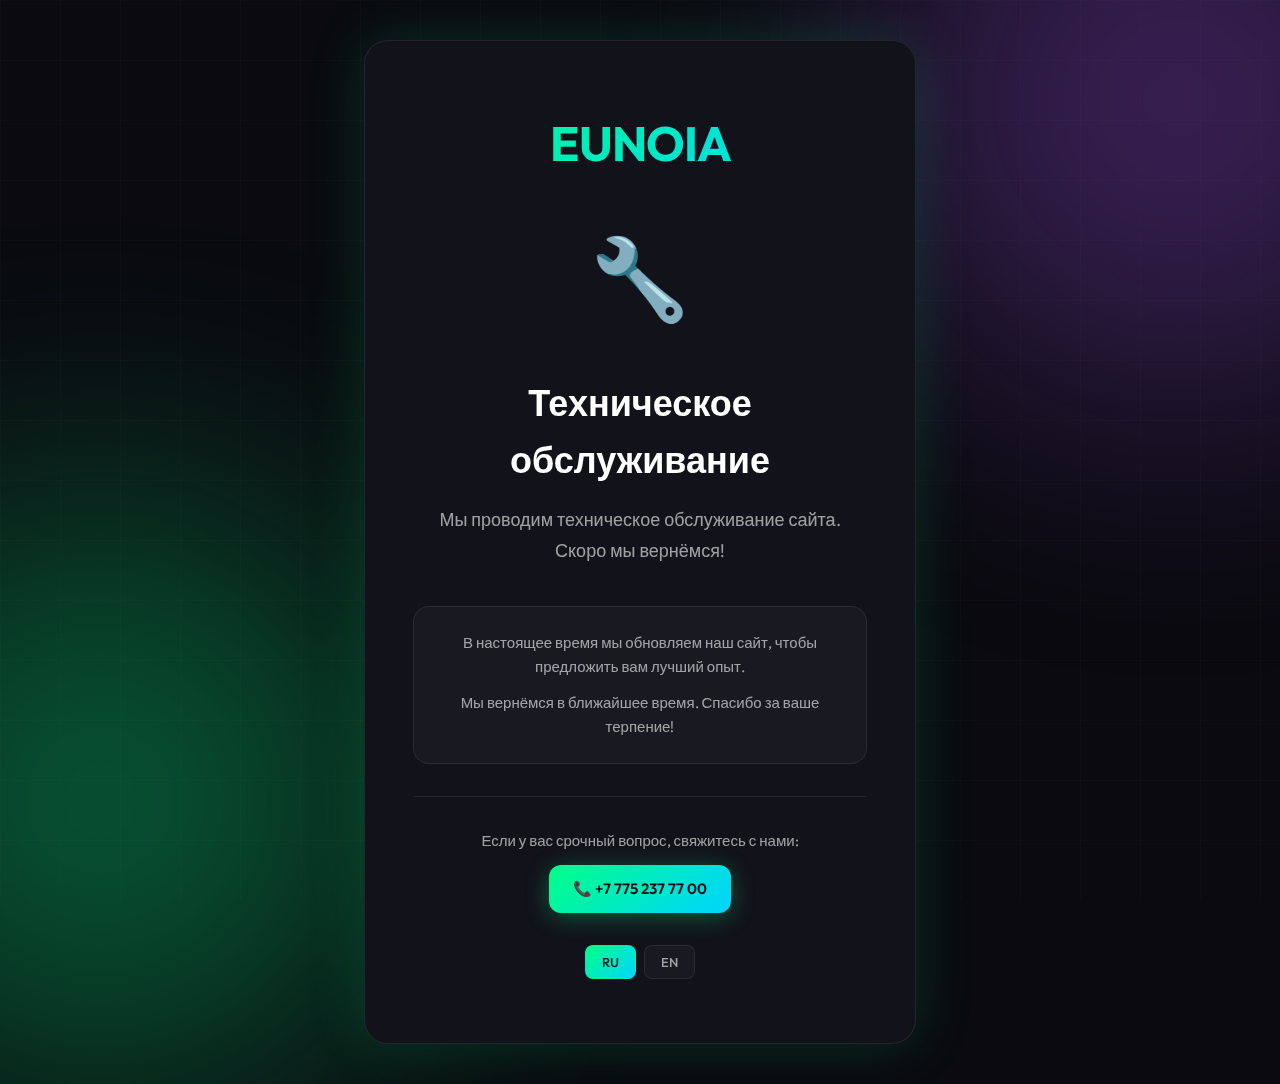
<file: index-original.html>
<!DOCTYPE html>
<html lang="ru">
<head>
    <!-- Google tag (gtag.js) -->
    <script async src="https://www.googletagmanager.com/gtag/js?id=G-ZNMX4CYVY7"></script>
    <script>
      window.dataLayer = window.dataLayer || [];
      function gtag(){dataLayer.push(arguments);}
      gtag('js', new Date());
      gtag('config', 'G-ZNMX4CYVY7');
    </script>
    
    <meta charset="UTF-8">
    <meta name="viewport" content="width=device-width, initial-scale=1.0">
    <title>EUNOIA | Maintenance | Техническое обслуживание</title>
    <meta name="description" content="EUNOIA website is currently under maintenance. We'll be back soon!">
    <meta name="robots" content="noindex, nofollow">
    
    <link rel="preconnect" href="https://fonts.googleapis.com">
    <link rel="preconnect" href="https://fonts.gstatic.com" crossorigin>
    <link href="https://fonts.googleapis.com/css2?family=Outfit:wght@300;400;500;600;700&display=swap" rel="stylesheet">
    
    <style>
        * {
            margin: 0;
            padding: 0;
            box-sizing: border-box;
        }

        :root {
            --bg-dark: #0a0a0f;
            --bg-card: #12121a;
            --bg-glass: rgba(255, 255, 255, 0.03);
            --border-glass: rgba(255, 255, 255, 0.08);
            --text-primary: #ffffff;
            --text-secondary: rgba(255, 255, 255, 0.6);
            --text-muted: rgba(255, 255, 255, 0.4);
            --accent-green: #00ff88;
            --accent-purple: #a855f7;
            --gradient-primary: linear-gradient(135deg, #00ff88 0%, #00d4ff 100%);
            --gradient-purple: linear-gradient(135deg, #a855f7 0%, #6366f1 100%);
            --shadow-glow: 0 0 60px rgba(0, 255, 136, 0.15);
        }

        body {
            font-family: 'Outfit', sans-serif;
            line-height: 1.6;
            color: var(--text-primary);
            background: var(--bg-dark);
            overflow-x: hidden;
            min-height: 100vh;
            display: flex;
            align-items: center;
            justify-content: center;
        }

        /* Animated background */
        .bg-grid {
            position: fixed;
            top: 0;
            left: 0;
            right: 0;
            bottom: 0;
            background-image: 
                linear-gradient(rgba(255,255,255,0.02) 1px, transparent 1px),
                linear-gradient(90deg, rgba(255,255,255,0.02) 1px, transparent 1px);
            background-size: 60px 60px;
            pointer-events: none;
            z-index: 0;
        }

        .bg-glow {
            position: fixed;
            width: 600px;
            height: 600px;
            border-radius: 50%;
            filter: blur(150px);
            opacity: 0.3;
            pointer-events: none;
            z-index: 0;
            animation: float 8s ease-in-out infinite;
        }

        .bg-glow-1 {
            top: -200px;
            right: -200px;
            background: var(--accent-purple);
            animation-delay: 0s;
        }

        .bg-glow-2 {
            bottom: -200px;
            left: -200px;
            background: var(--accent-green);
            animation-delay: -4s;
        }

        @keyframes float {
            0%, 100% { transform: translate(0, 0) scale(1); }
            33% { transform: translate(30px, -30px) scale(1.05); }
            66% { transform: translate(-20px, 20px) scale(0.95); }
        }

        .maintenance-container {
            position: relative;
            z-index: 1;
            text-align: center;
            padding: 40px 24px;
            max-width: 600px;
            width: 100%;
        }

        .maintenance-card {
            background: var(--bg-card);
            border: 1px solid var(--border-glass);
            border-radius: 24px;
            padding: 64px 48px;
            backdrop-filter: blur(20px);
            box-shadow: var(--shadow-glow);
            animation: fadeInUp 1s ease;
        }

        @keyframes fadeInUp {
            from {
                opacity: 0;
                transform: translateY(40px);
            }
            to {
                opacity: 1;
                transform: translateY(0);
            }
        }

        .logo {
            font-size: 48px;
            font-weight: 700;
            background: var(--gradient-primary);
            -webkit-background-clip: text;
            -webkit-text-fill-color: transparent;
            background-clip: text;
            letter-spacing: -1px;
            margin-bottom: 32px;
        }

        .maintenance-icon {
            font-size: 80px;
            margin-bottom: 32px;
            animation: pulse 2s infinite;
        }

        @keyframes pulse {
            0%, 100% {
                transform: scale(1);
                opacity: 1;
            }
            50% {
                transform: scale(1.1);
                opacity: 0.8;
            }
        }

        .maintenance-title {
            font-size: clamp(28px, 5vw, 36px);
            font-weight: 600;
            margin-bottom: 16px;
            color: var(--text-primary);
        }

        .maintenance-subtitle {
            font-size: 18px;
            color: var(--text-secondary);
            margin-bottom: 40px;
            line-height: 1.7;
        }

        .maintenance-info {
            background: var(--bg-glass);
            border: 1px solid var(--border-glass);
            border-radius: 16px;
            padding: 24px;
            margin-bottom: 32px;
        }

        .maintenance-info p {
            font-size: 15px;
            color: var(--text-secondary);
            margin-bottom: 12px;
        }

        .maintenance-info p:last-child {
            margin-bottom: 0;
        }

        .contact-info {
            margin-top: 32px;
            padding-top: 32px;
            border-top: 1px solid var(--border-glass);
        }

        .contact-info p {
            font-size: 15px;
            color: var(--text-secondary);
            margin-bottom: 12px;
        }

        .contact-link {
            display: inline-flex;
            align-items: center;
            gap: 8px;
            padding: 12px 24px;
            background: var(--gradient-primary);
            color: var(--bg-dark);
            text-decoration: none;
            border-radius: 12px;
            font-weight: 600;
            font-size: 15px;
            transition: all 0.3s ease;
            box-shadow: 0 4px 24px rgba(0, 255, 136, 0.3);
        }

        .contact-link:hover {
            transform: translateY(-2px);
            box-shadow: 0 8px 32px rgba(0, 255, 136, 0.4);
        }

        .lang-switcher {
            display: flex;
            gap: 8px;
            justify-content: center;
            margin-top: 32px;
        }

        .lang-btn {
            padding: 8px 16px;
            border: 1px solid var(--border-glass);
            background: var(--bg-glass);
            color: var(--text-secondary);
            cursor: pointer;
            border-radius: 8px;
            font-size: 13px;
            font-weight: 500;
            font-family: 'Outfit', sans-serif;
            transition: all 0.3s ease;
            backdrop-filter: blur(10px);
        }

        .lang-btn.active {
            background: var(--gradient-primary);
            color: var(--bg-dark);
            border-color: transparent;
        }

        .lang-btn:hover:not(.active) {
            border-color: var(--accent-green);
            color: var(--text-primary);
        }

        .lang-content {
            display: none;
        }

        .lang-content.active {
            display: block;
        }

        @media (max-width: 768px) {
            .maintenance-card {
                padding: 48px 32px;
            }

            .maintenance-icon {
                font-size: 60px;
            }

            .maintenance-title {
                font-size: 24px;
            }

            .maintenance-subtitle {
                font-size: 16px;
            }
        }
    </style>
</head>
<body>
    <div class="bg-grid"></div>
    <div class="bg-glow bg-glow-1"></div>
    <div class="bg-glow bg-glow-2"></div>

    <div class="maintenance-container">
        <div class="maintenance-card">
            <div class="logo">EUNOIA</div>
            
            <!-- Russian Content -->
            <div id="ru-content" class="lang-content active">
                <div class="maintenance-icon">🔧</div>
                <h1 class="maintenance-title">Техническое обслуживание</h1>
                <p class="maintenance-subtitle">Мы проводим техническое обслуживание сайта. Скоро мы вернёмся!</p>
                
                <div class="maintenance-info">
                    <p>В настоящее время мы обновляем наш сайт, чтобы предложить вам лучший опыт.</p>
                    <p>Мы вернёмся в ближайшее время. Спасибо за ваше терпение!</p>
                </div>

                <div class="contact-info">
                    <p>Если у вас срочный вопрос, свяжитесь с нами:</p>
                    <a href="tel:+77752377700" class="contact-link">📞 +7 775 237 77 00</a>
                </div>
            </div>

            <!-- English Content -->
            <div id="en-content" class="lang-content">
                <div class="maintenance-icon">🔧</div>
                <h1 class="maintenance-title">Under Maintenance</h1>
                <p class="maintenance-subtitle">We're performing maintenance on our website. We'll be back soon!</p>
                
                <div class="maintenance-info">
                    <p>We're currently updating our site to provide you with a better experience.</p>
                    <p>We'll be back shortly. Thank you for your patience!</p>
                </div>

                <div class="contact-info">
                    <p>If you have an urgent inquiry, please contact us:</p>
                    <a href="tel:+77752377700" class="contact-link">📞 +7 775 237 77 00</a>
                </div>
            </div>

            <div class="lang-switcher">
                <button class="lang-btn active" onclick="switchLang('ru')">RU</button>
                <button class="lang-btn" onclick="switchLang('en')">EN</button>
            </div>
        </div>
    </div>

    <script>
        function switchLang(lang) {
            document.querySelectorAll('.lang-content').forEach(el => {
                el.classList.remove('active');
            });
            document.getElementById(lang + '-content').classList.add('active');
            document.querySelectorAll('.lang-btn').forEach(btn => {
                btn.classList.remove('active');
            });
            event.target.classList.add('active');
        }
    </script>
</body>
</html>
</file>
<file: css/styles.css>
/* ============================================
   EUNOIA - Professional Styles
   ============================================ */

/* === CSS Variables === */
:root {
    --bg-dark: #0a0a0f;
    --bg-card: #12121a;
    --bg-glass: rgba(255, 255, 255, 0.03);
    --border-glass: rgba(255, 255, 255, 0.08);
    --border-hover: rgba(0, 255, 136, 0.3);

    --text-primary: #ffffff;
    --text-secondary: rgba(255, 255, 255, 0.6);
    --text-muted: rgba(255, 255, 255, 0.4);

    --accent-green: #00ff88;
    --accent-purple: #a855f7;
    --accent-cyan: #06b6d4;
    --accent-red: #ff6b6b;

    --gradient-primary: linear-gradient(135deg, #00ff88 0%, #00d4ff 100%);
    --gradient-purple: linear-gradient(135deg, #a855f7 0%, #6366f1 100%);
    --gradient-glow: linear-gradient(135deg, rgba(0, 255, 136, 0.15) 0%, rgba(168, 85, 247, 0.15) 100%);

    --shadow-glow: 0 0 60px rgba(0, 255, 136, 0.15);
    --shadow-btn: 0 4px 24px rgba(0, 255, 136, 0.3);

    --radius-sm: 8px;
    --radius-md: 12px;
    --radius-lg: 16px;
    --radius-xl: 20px;
    --radius-2xl: 24px;

    --transition: 0.3s ease;
    --transition-slow: 0.4s cubic-bezier(0.4, 0, 0.2, 1);
}

/* === Reset === */
*, *::before, *::after {
    margin: 0;
    padding: 0;
    box-sizing: border-box;
}

html {
    scroll-behavior: smooth;
}

body {
    font-family: 'Outfit', sans-serif;
    line-height: 1.6;
    color: var(--text-primary);
    background: var(--bg-dark);
    overflow-x: hidden;
    -webkit-font-smoothing: antialiased;
}

/* === Background Effects === */
.bg-grid {
    position: fixed;
    inset: 0;
    background-image:
        linear-gradient(rgba(255,255,255,0.02) 1px, transparent 1px),
        linear-gradient(90deg, rgba(255,255,255,0.02) 1px, transparent 1px);
    background-size: 60px 60px;
    pointer-events: none;
    z-index: 0;
}

.bg-glow {
    position: fixed;
    width: 600px;
    height: 600px;
    border-radius: 50%;
    filter: blur(150px);
    opacity: 0.3;
    pointer-events: none;
    z-index: 0;
}

.bg-glow--purple {
    top: -200px;
    right: -200px;
    background: var(--accent-purple);
}

.bg-glow--green {
    bottom: -200px;
    left: -200px;
    background: var(--accent-green);
}

/* === Layout === */
.container {
    max-width: 1200px;
    margin: 0 auto;
    padding: 0 24px;
    position: relative;
    z-index: 1;
}

/* === Header === */
.header {
    position: fixed;
    top: 0;
    left: 0;
    right: 0;
    z-index: 1000;
    padding: 20px 0;
    transition: var(--transition-slow);
}

.header--scrolled {
    background: rgba(10, 10, 15, 0.9);
    backdrop-filter: blur(20px);
    border-bottom: 1px solid var(--border-glass);
    padding: 16px 0;
}

.header__inner {
    display: flex;
    justify-content: space-between;
    align-items: center;
}

.logo {
    font-size: 28px;
    font-weight: 700;
    background: var(--gradient-primary);
    -webkit-background-clip: text;
    -webkit-text-fill-color: transparent;
    background-clip: text;
    letter-spacing: -0.5px;
    text-decoration: none;
}

/* === Navigation === */
.nav {
    display: flex;
    align-items: center;
    gap: 32px;
}

.nav__list {
    display: flex;
    gap: 32px;
    list-style: none;
}

.nav__link {
    color: var(--text-secondary);
    text-decoration: none;
    font-size: 14px;
    font-weight: 500;
    padding: 8px 0;
    position: relative;
    transition: var(--transition);
}

.nav__link::after {
    content: '';
    position: absolute;
    bottom: 0;
    left: 0;
    width: 0;
    height: 2px;
    background: var(--gradient-primary);
    transition: width var(--transition);
}

.nav__link:hover {
    color: var(--text-primary);
}

.nav__link:hover::after {
    width: 100%;
}

/* Mobile Menu Toggle */
.nav__toggle {
    display: none;
    flex-direction: column;
    gap: 5px;
    padding: 8px;
    background: none;
    border: none;
    cursor: pointer;
}

.nav__toggle span {
    display: block;
    width: 24px;
    height: 2px;
    background: var(--text-primary);
    transition: var(--transition);
}

/* === Language Switcher === */
.lang-switcher {
    display: flex;
    gap: 8px;
}

.lang-btn {
    padding: 8px 16px;
    border: 1px solid var(--border-glass);
    background: var(--bg-glass);
    color: var(--text-secondary);
    cursor: pointer;
    border-radius: var(--radius-sm);
    font-size: 13px;
    font-weight: 500;
    font-family: 'Outfit', sans-serif;
    transition: var(--transition);
    backdrop-filter: blur(10px);
}

.lang-btn--active {
    background: var(--gradient-primary);
    color: var(--bg-dark);
    border-color: transparent;
}

.lang-btn:hover:not(.lang-btn--active) {
    border-color: var(--accent-green);
    color: var(--text-primary);
}

/* === Sections === */
.section {
    min-height: 100vh;
    padding: 120px 0;
    display: flex;
    flex-direction: column;
    justify-content: center;
    position: relative;
}

.section--visible {
    animation: fadeInUp 0.8s ease forwards;
}

/* === Section Header === */
.section-header {
    text-align: center;
    margin-bottom: 64px;
}

.section-tag {
    display: inline-block;
    padding: 6px 16px;
    background: var(--bg-glass);
    border: 1px solid var(--border-glass);
    border-radius: 50px;
    font-size: 12px;
    font-weight: 600;
    color: var(--accent-green);
    text-transform: uppercase;
    letter-spacing: 1.5px;
    margin-bottom: 20px;
}

.section-title {
    font-size: clamp(32px, 5vw, 48px);
    font-weight: 600;
    letter-spacing: -1px;
    margin-bottom: 16px;
    color: var(--text-primary);
}

.section-subtitle {
    font-size: 18px;
    color: var(--text-secondary);
    max-width: 600px;
    margin: 0 auto;
}

/* === Hero Section === */
.hero {
    padding: 0;
    min-height: 100vh;
    display: flex;
    align-items: center;
    justify-content: center;
    text-align: center;
    position: relative;
    overflow: hidden;
}

.hero__content {
    position: relative;
    z-index: 2;
}

.hero__badge {
    display: inline-flex;
    align-items: center;
    gap: 8px;
    padding: 8px 20px;
    background: var(--bg-glass);
    border: 1px solid var(--border-glass);
    border-radius: 50px;
    font-size: 14px;
    color: var(--text-secondary);
    margin-bottom: 32px;
    backdrop-filter: blur(10px);
    animation: fadeInDown 1s ease 0.2s both;
}

.hero__badge-dot {
    width: 8px;
    height: 8px;
    background: var(--accent-green);
    border-radius: 50%;
    animation: pulse 2s infinite;
}

.hero__title {
    font-size: clamp(48px, 10vw, 96px);
    font-weight: 700;
    letter-spacing: -3px;
    margin-bottom: 24px;
    background: var(--gradient-primary);
    -webkit-background-clip: text;
    -webkit-text-fill-color: transparent;
    background-clip: text;
    animation: fadeInUp 1s ease 0.4s both;
}

.hero__subtitle {
    font-size: clamp(20px, 3vw, 28px);
    font-weight: 300;
    color: var(--text-primary);
    max-width: 600px;
    margin: 0 auto 16px;
    animation: fadeInUp 1s ease 0.6s both;
}

.hero__description {
    font-size: 18px;
    color: var(--text-secondary);
    max-width: 500px;
    margin: 0 auto 40px;
    animation: fadeInUp 1s ease 0.8s both;
}

.hero__cta {
    display: flex;
    gap: 16px;
    justify-content: center;
    animation: fadeInUp 1s ease 1s both;
}

.hero__visual {
    position: absolute;
    inset: 0;
    z-index: 0;
}

.hero__orb {
    position: absolute;
    border-radius: 50%;
    filter: blur(100px);
    animation: float 8s ease-in-out infinite;
}

.hero__orb--1 {
    width: 500px;
    height: 500px;
    background: rgba(0, 255, 136, 0.2);
    top: 10%;
    left: 10%;
}

.hero__orb--2 {
    width: 400px;
    height: 400px;
    background: rgba(168, 85, 247, 0.2);
    bottom: 10%;
    right: 10%;
    animation-delay: -4s;
}

/* === Buttons === */
.btn {
    display: inline-flex;
    align-items: center;
    gap: 8px;
    padding: 16px 32px;
    border-radius: var(--radius-md);
    font-size: 15px;
    font-weight: 600;
    font-family: 'Outfit', sans-serif;
    text-decoration: none;
    transition: var(--transition);
    cursor: pointer;
    border: none;
}

.btn--primary {
    background: var(--gradient-primary);
    color: var(--bg-dark);
    box-shadow: var(--shadow-btn);
}

.btn--primary:hover {
    transform: translateY(-2px);
    box-shadow: 0 8px 32px rgba(0, 255, 136, 0.4);
}

.btn--secondary {
    background: var(--bg-glass);
    color: var(--text-primary);
    border: 1px solid var(--border-glass);
    backdrop-filter: blur(10px);
}

.btn--secondary:hover {
    border-color: var(--accent-green);
    background: rgba(0, 255, 136, 0.1);
}

.btn__icon {
    width: 20px;
    height: 20px;
}

/* === Cards === */
.card {
    background: var(--bg-card);
    border: 1px solid var(--border-glass);
    border-radius: var(--radius-xl);
    padding: 32px;
    transition: var(--transition-slow);
    position: relative;
    overflow: hidden;
    height: 100%;
    display: flex;
    flex-direction: column;
}

.card::before {
    content: '';
    position: absolute;
    top: 0;
    left: 0;
    right: 0;
    height: 2px;
    background: var(--gradient-primary);
    opacity: 0;
    transition: opacity var(--transition);
}

.card:hover {
    transform: translateY(-8px);
    border-color: var(--border-hover);
    box-shadow: var(--shadow-glow);
}

.card:hover::before {
    opacity: 1;
}

.card__icon {
    width: 56px;
    height: 56px;
    background: var(--gradient-glow);
    border-radius: var(--radius-lg);
    display: flex;
    align-items: center;
    justify-content: center;
    margin-bottom: 24px;
}

.card__icon svg {
    width: 28px;
    height: 28px;
    stroke: var(--accent-green);
}

.card__title {
    font-size: 20px;
    font-weight: 600;
    margin-bottom: 12px;
    color: var(--text-primary);
}

.card__text {
    font-size: 15px;
    color: var(--text-secondary);
    line-height: 1.7;
    flex-grow: 1;
}

/* === Grid Layouts === */
.grid {
    display: grid;
    gap: 24px;
}

.grid--4 {
    grid-template-columns: repeat(4, 1fr);
}

.grid--3 {
    grid-template-columns: repeat(3, 1fr);
}

.grid--2 {
    grid-template-columns: repeat(2, 1fr);
}

/* === Features === */
.features {
    display: grid;
    grid-template-columns: repeat(2, 1fr);
    gap: 20px;
    max-width: 800px;
    margin: 0 auto 64px;
}

.feature {
    display: flex;
    align-items: flex-start;
    gap: 16px;
    padding: 24px;
    background: var(--bg-glass);
    border: 1px solid var(--border-glass);
    border-radius: var(--radius-lg);
    transition: var(--transition);
}

.feature:hover {
    border-color: var(--accent-green);
    background: rgba(0, 255, 136, 0.05);
}

.feature__check {
    width: 24px;
    height: 24px;
    background: var(--gradient-primary);
    border-radius: var(--radius-sm);
    display: flex;
    align-items: center;
    justify-content: center;
    flex-shrink: 0;
}

.feature__check svg {
    width: 14px;
    height: 14px;
    stroke: var(--bg-dark);
    stroke-width: 3;
}

.feature__text {
    font-size: 15px;
    color: var(--text-primary);
    line-height: 1.6;
}

/* === Schema/Flow === */
.schema {
    background: var(--bg-card);
    border: 1px solid var(--border-glass);
    border-radius: var(--radius-2xl);
    padding: 48px;
    margin-top: 48px;
}

.schema__title {
    font-size: 24px;
    font-weight: 600;
    margin-bottom: 40px;
    text-align: center;
    color: var(--text-primary);
}

.schema__flow {
    display: flex;
    align-items: center;
    justify-content: space-between;
    gap: 16px;
}

.schema__step {
    flex: 1;
    text-align: center;
    padding: 28px 20px;
    background: var(--bg-glass);
    border: 1px solid var(--border-glass);
    border-radius: var(--radius-lg);
    transition: var(--transition);
}

.schema__step:hover {
    border-color: var(--accent-green);
    transform: translateY(-4px);
    box-shadow: var(--shadow-glow);
}

.schema__step-icon {
    width: 48px;
    height: 48px;
    margin: 0 auto 16px;
    background: var(--gradient-glow);
    border-radius: var(--radius-md);
    display: flex;
    align-items: center;
    justify-content: center;
}

.schema__step-icon svg {
    width: 24px;
    height: 24px;
    stroke: var(--accent-green);
}

.schema__step h4 {
    font-size: 16px;
    font-weight: 600;
    color: var(--text-primary);
    margin-bottom: 8px;
}

.schema__step p {
    font-size: 13px;
    color: var(--text-secondary);
    line-height: 1.5;
}

.schema__arrow {
    color: var(--accent-green);
    flex-shrink: 0;
}

.schema__arrow svg {
    width: 24px;
    height: 24px;
}

/* === Why Now Section === */
.why-now__grid {
    display: grid;
    grid-template-columns: 1fr 1fr;
    gap: 48px;
    align-items: start;
}

.why-now__left h3 {
    font-size: 28px;
    font-weight: 600;
    color: var(--text-primary);
    margin-bottom: 24px;
}

.why-now__left > p {
    font-size: 17px;
    color: var(--text-secondary);
    line-height: 1.8;
    margin-bottom: 32px;
}

.timing-list {
    display: flex;
    flex-direction: column;
    gap: 16px;
}

.timing-item {
    display: flex;
    align-items: flex-start;
    gap: 16px;
    padding: 20px;
    background: var(--bg-glass);
    border: 1px solid var(--border-glass);
    border-radius: var(--radius-md);
    transition: var(--transition);
}

.timing-item:hover {
    border-color: var(--accent-green);
    background: rgba(0, 255, 136, 0.05);
}

.timing-item__icon {
    width: 40px;
    height: 40px;
    background: var(--gradient-glow);
    border-radius: 10px;
    display: flex;
    align-items: center;
    justify-content: center;
    flex-shrink: 0;
}

.timing-item__icon svg {
    width: 20px;
    height: 20px;
    stroke: var(--accent-green);
}

.timing-item h4 {
    font-size: 15px;
    font-weight: 600;
    color: var(--text-primary);
    margin-bottom: 4px;
}

.timing-item p {
    font-size: 14px;
    color: var(--text-secondary);
    line-height: 1.5;
}

/* === Cost Comparison === */
.cost-comparison {
    background: var(--bg-card);
    border: 1px solid var(--border-glass);
    border-radius: var(--radius-2xl);
    padding: 40px;
}

.cost-comparison h3 {
    font-size: 22px;
    font-weight: 600;
    color: var(--text-primary);
    margin-bottom: 32px;
    text-align: center;
}

.cost-list {
    display: flex;
    flex-direction: column;
    gap: 20px;
    margin-bottom: 32px;
}

.cost-item {
    display: flex;
    justify-content: space-between;
    align-items: center;
    padding: 20px 24px;
    background: var(--bg-glass);
    border: 1px solid var(--border-glass);
    border-radius: var(--radius-md);
}

.cost-item--competitor {
    border-color: rgba(255, 100, 100, 0.3);
}

.cost-item--eunoia {
    border-color: var(--border-hover);
    background: rgba(0, 255, 136, 0.05);
}

.cost-item__label {
    display: flex;
    align-items: center;
    gap: 12px;
}

.cost-item__icon {
    width: 36px;
    height: 36px;
    border-radius: var(--radius-sm);
    display: flex;
    align-items: center;
    justify-content: center;
}

.cost-item--competitor .cost-item__icon {
    background: rgba(255, 100, 100, 0.2);
}

.cost-item--competitor .cost-item__icon svg {
    stroke: var(--accent-red);
}

.cost-item--eunoia .cost-item__icon {
    background: rgba(0, 255, 136, 0.2);
}

.cost-item--eunoia .cost-item__icon svg {
    stroke: var(--accent-green);
}

.cost-item__icon svg {
    width: 18px;
    height: 18px;
}

.cost-item__name {
    font-size: 15px;
    font-weight: 500;
    color: var(--text-primary);
}

.cost-item__value {
    font-size: 24px;
    font-weight: 700;
}

.cost-item--competitor .cost-item__value {
    color: var(--accent-red);
}

.cost-item--eunoia .cost-item__value {
    color: var(--accent-green);
}

.cost-explanation {
    padding: 24px;
    background: var(--bg-glass);
    border-radius: var(--radius-md);
    border-left: 3px solid var(--accent-green);
}

.cost-explanation h4 {
    font-size: 14px;
    font-weight: 600;
    color: var(--accent-green);
    margin-bottom: 12px;
    text-transform: uppercase;
    letter-spacing: 1px;
}

.cost-explanation ul {
    list-style: none;
}

.cost-explanation li {
    font-size: 14px;
    color: var(--text-secondary);
    padding: 8px 0 8px 24px;
    position: relative;
    line-height: 1.5;
}

.cost-explanation li::before {
    content: '';
    position: absolute;
    left: 0;
    top: 50%;
    transform: translateY(-50%);
    width: 16px;
    height: 2px;
    background: var(--accent-green);
}

/* === Global Systems === */
.systems-intro {
    text-align: center;
    max-width: 700px;
    margin: 0 auto 48px;
    font-size: 18px;
    color: var(--text-secondary);
    line-height: 1.8;
}

.system-card {
    background: var(--bg-card);
    border: 1px solid var(--border-glass);
    border-radius: var(--radius-xl);
    padding: 32px;
    transition: var(--transition-slow);
    position: relative;
    overflow: hidden;
    height: 100%;
    display: flex;
    flex-direction: column;
}

.system-card::before {
    content: '';
    position: absolute;
    top: 0;
    left: 0;
    right: 0;
    height: 3px;
    opacity: 0;
    transition: opacity var(--transition);
}

.system-card--india::before { background: linear-gradient(90deg, #ff9933, #138808); }
.system-card--brazil::before { background: linear-gradient(90deg, #009c3b, #ffdf00); }
.system-card--russia::before { background: linear-gradient(90deg, #fff, #0039a6, #d52b1e); }

.system-card:hover {
    transform: translateY(-8px);
    border-color: var(--border-hover);
    box-shadow: var(--shadow-glow);
}

.system-card:hover::before {
    opacity: 1;
}

.system-card__header {
    display: flex;
    align-items: center;
    gap: 16px;
    margin-bottom: 20px;
}

.system-card__flag {
    font-size: 40px;
    line-height: 1;
}

.system-card__info h3 {
    font-size: 20px;
    font-weight: 600;
    color: var(--text-primary);
    margin-bottom: 4px;
}

.system-card__name {
    font-size: 14px;
    color: var(--accent-cyan);
    font-weight: 600;
}

.system-card__stats {
    display: flex;
    gap: 16px;
    margin-bottom: 20px;
    padding-bottom: 20px;
    border-bottom: 1px solid var(--border-glass);
}

.system-stat {
    flex: 1;
    text-align: center;
    padding: 12px;
    background: var(--bg-glass);
    border-radius: var(--radius-sm);
}

.system-stat__value {
    font-size: 18px;
    font-weight: 700;
    color: var(--accent-green);
    margin-bottom: 4px;
}

.system-stat__label {
    font-size: 11px;
    color: var(--text-muted);
    text-transform: uppercase;
    letter-spacing: 0.5px;
}

.system-card__companies h4 {
    font-size: 12px;
    color: var(--text-muted);
    text-transform: uppercase;
    letter-spacing: 1px;
    margin-bottom: 12px;
}

.company-tags {
    display: flex;
    flex-wrap: wrap;
    gap: 8px;
}

.company-tag {
    padding: 6px 12px;
    background: var(--bg-glass);
    border: 1px solid var(--border-glass);
    border-radius: 50px;
    font-size: 13px;
    color: var(--text-secondary);
    transition: var(--transition);
}

.company-tag:hover {
    border-color: var(--accent-green);
    color: var(--text-primary);
}

.company-tag__valuation {
    color: var(--accent-green);
    font-weight: 600;
    margin-left: 4px;
}

.systems-conclusion {
    margin-top: 48px;
    padding: 32px 40px;
    background: var(--gradient-glow);
    border: 1px solid var(--border-glass);
    border-radius: var(--radius-lg);
    text-align: center;
}

.systems-conclusion p {
    font-size: 18px;
    color: var(--text-primary);
    line-height: 1.7;
    max-width: 800px;
    margin: 0 auto;
}

.systems-conclusion strong {
    color: var(--accent-green);
}

/* === Calculator === */
.calculator {
    background: var(--bg-card);
    border: 1px solid var(--border-glass);
    border-radius: var(--radius-2xl);
    padding: 48px;
    max-width: 900px;
    margin: 0 auto;
}

.calculator__title {
    font-size: 24px;
    font-weight: 600;
    margin-bottom: 8px;
    text-align: center;
    color: var(--text-primary);
}

.calculator__subtitle {
    font-size: 15px;
    color: var(--text-secondary);
    text-align: center;
    margin-bottom: 40px;
}

.slider-container {
    margin-bottom: 48px;
}

.slider-label {
    display: block;
    font-size: 16px;
    font-weight: 500;
    color: var(--text-primary);
    margin-bottom: 20px;
    text-align: center;
}

.slider-label span {
    font-size: 28px;
    font-weight: 700;
    background: var(--gradient-primary);
    -webkit-background-clip: text;
    -webkit-text-fill-color: transparent;
    background-clip: text;
}

.slider {
    width: 100%;
    height: 8px;
    border-radius: 4px;
    background: var(--bg-glass);
    border: 1px solid var(--border-glass);
    outline: none;
    -webkit-appearance: none;
    margin-bottom: 16px;
}

.slider::-webkit-slider-thumb {
    -webkit-appearance: none;
    width: 28px;
    height: 28px;
    border-radius: 50%;
    background: var(--gradient-primary);
    cursor: pointer;
    box-shadow: 0 4px 16px rgba(0, 255, 136, 0.4);
    transition: transform 0.2s ease;
}

.slider::-webkit-slider-thumb:hover {
    transform: scale(1.1);
}

.slider::-moz-range-thumb {
    width: 28px;
    height: 28px;
    border-radius: 50%;
    background: var(--gradient-primary);
    cursor: pointer;
    border: none;
    box-shadow: 0 4px 16px rgba(0, 255, 136, 0.4);
}

.slider-marks {
    display: flex;
    justify-content: space-between;
    font-size: 12px;
    color: var(--text-muted);
}

.profit-results {
    display: grid;
    grid-template-columns: repeat(3, 1fr);
    gap: 20px;
    margin-bottom: 40px;
}

.profit-card {
    padding: 28px;
    background: var(--bg-glass);
    border: 1px solid var(--border-glass);
    border-radius: var(--radius-lg);
    text-align: center;
    transition: var(--transition);
}

.profit-card:hover {
    border-color: var(--accent-green);
}

.profit-card--highlight {
    background: var(--gradient-glow);
    border-color: var(--accent-green);
}

.profit-card__label {
    font-size: 12px;
    font-weight: 600;
    color: var(--text-muted);
    text-transform: uppercase;
    letter-spacing: 1px;
    margin-bottom: 12px;
}

.profit-card__value {
    font-size: 32px;
    font-weight: 700;
    background: var(--gradient-primary);
    -webkit-background-clip: text;
    -webkit-text-fill-color: transparent;
    background-clip: text;
    margin-bottom: 8px;
}

.profit-card__note {
    font-size: 13px;
    color: var(--text-muted);
}

.market-context {
    padding-top: 32px;
    border-top: 1px solid var(--border-glass);
}

.market-context h4 {
    font-size: 16px;
    font-weight: 600;
    color: var(--text-primary);
    margin-bottom: 20px;
    text-align: center;
}

.context-grid {
    display: grid;
    grid-template-columns: repeat(3, 1fr);
    gap: 16px;
}

.context-item {
    text-align: center;
    padding: 20px;
    background: var(--bg-glass);
    border-radius: var(--radius-md);
}

.context-item strong {
    display: block;
    font-size: 20px;
    font-weight: 700;
    color: var(--accent-green);
    margin-bottom: 4px;
}

.context-item span {
    font-size: 13px;
    color: var(--text-secondary);
}

/* === Timeline === */
.timeline {
    max-width: 800px;
    margin: 0 auto;
}

.timeline__item {
    display: flex;
    gap: 32px;
    padding: 32px 0;
    border-bottom: 1px solid var(--border-glass);
    transition: var(--transition);
}

.timeline__item:last-child {
    border-bottom: none;
}

.timeline__item:hover {
    padding-left: 16px;
}

.timeline__date {
    min-width: 100px;
    font-size: 18px;
    font-weight: 700;
    background: var(--gradient-primary);
    -webkit-background-clip: text;
    -webkit-text-fill-color: transparent;
    background-clip: text;
}

.timeline__content h3 {
    font-size: 20px;
    font-weight: 600;
    margin-bottom: 8px;
    color: var(--text-primary);
}

.timeline__content p {
    font-size: 15px;
    color: var(--text-secondary);
    line-height: 1.7;
}

/* === CTA Section === */
.cta {
    background: var(--gradient-glow);
    border-top: 1px solid var(--border-glass);
    border-bottom: 1px solid var(--border-glass);
    text-align: center;
}

.cta__title {
    font-size: clamp(28px, 4vw, 40px);
    font-weight: 600;
    margin-bottom: 16px;
    color: var(--text-primary);
}

.cta__text {
    font-size: 18px;
    color: var(--text-secondary);
    margin-bottom: 40px;
    max-width: 500px;
    margin-left: auto;
    margin-right: auto;
}

.cta__buttons {
    display: flex;
    gap: 16px;
    justify-content: center;
    flex-wrap: wrap;
}

/* === Footer === */
.footer {
    background: var(--bg-card);
    border-top: 1px solid var(--border-glass);
    padding: 40px 0;
    text-align: center;
}

.footer p {
    font-size: 14px;
    color: var(--text-muted);
}

/* === Language Content === */
.lang-content {
    display: none;
}

.lang-content--active {
    display: block;
}

/* === Animations === */
@keyframes fadeInUp {
    from {
        opacity: 0;
        transform: translateY(40px);
    }
    to {
        opacity: 1;
        transform: translateY(0);
    }
}

@keyframes fadeInDown {
    from {
        opacity: 0;
        transform: translateY(-40px);
    }
    to {
        opacity: 1;
        transform: translateY(0);
    }
}

@keyframes pulse {
    0%, 100% {
        opacity: 1;
        transform: scale(1);
    }
    50% {
        opacity: 0.5;
        transform: scale(1.2);
    }
}

@keyframes float {
    0%, 100% {
        transform: translate(0, 0) scale(1);
    }
    33% {
        transform: translate(30px, -30px) scale(1.05);
    }
    66% {
        transform: translate(-20px, 20px) scale(0.95);
    }
}

/* === Responsive === */
@media (max-width: 1024px) {
    .grid--4,
    .grid--3 {
        grid-template-columns: repeat(2, 1fr);
    }

    .why-now__grid {
        grid-template-columns: 1fr;
        gap: 40px;
    }

    .schema__flow {
        flex-wrap: wrap;
    }

    .schema__step {
        flex: 0 0 calc(50% - 16px);
    }

    .schema__arrow {
        display: none;
    }
}

@media (max-width: 768px) {
    .nav__list {
        display: none;
    }

    .nav__toggle {
        display: flex;
    }

    .grid--4,
    .grid--3,
    .grid--2,
    .features {
        grid-template-columns: 1fr;
    }

    .profit-results,
    .context-grid {
        grid-template-columns: 1fr;
    }

    .schema__step {
        flex: 0 0 100%;
    }

    .timeline__item {
        flex-direction: column;
        gap: 12px;
    }

    .hero__title {
        letter-spacing: -1px;
    }

    .section {
        padding: 80px 0;
    }

    .calculator,
    .schema {
        padding: 32px 24px;
    }

    .cost-comparison {
        padding: 28px 20px;
    }

    .cost-item__value {
        font-size: 20px;
    }

    .hero__cta {
        flex-direction: column;
        align-items: center;
    }
}

/* === Mobile Menu === */
.mobile-menu {
    position: fixed;
    top: 0;
    right: -100%;
    width: 80%;
    max-width: 320px;
    height: 100vh;
    background: var(--bg-card);
    border-left: 1px solid var(--border-glass);
    padding: 80px 32px 32px;
    transition: right var(--transition-slow);
    z-index: 999;
}

.mobile-menu--open {
    right: 0;
}

.mobile-menu__overlay {
    position: fixed;
    inset: 0;
    background: rgba(0, 0, 0, 0.5);
    opacity: 0;
    visibility: hidden;
    transition: var(--transition);
    z-index: 998;
}

.mobile-menu__overlay--visible {
    opacity: 1;
    visibility: visible;
}

.mobile-menu__list {
    list-style: none;
    display: flex;
    flex-direction: column;
    gap: 8px;
}

.mobile-menu__link {
    display: block;
    padding: 16px;
    color: var(--text-secondary);
    text-decoration: none;
    font-size: 16px;
    font-weight: 500;
    border-radius: var(--radius-sm);
    transition: var(--transition);
}

.mobile-menu__link:hover {
    background: var(--bg-glass);
    color: var(--text-primary);
}

.mobile-menu__close {
    position: absolute;
    top: 20px;
    right: 20px;
    width: 40px;
    height: 40px;
    background: none;
    border: none;
    cursor: pointer;
    display: flex;
    align-items: center;
    justify-content: center;
}

.mobile-menu__close svg {
    width: 24px;
    height: 24px;
    stroke: var(--text-primary);
}
</file>
